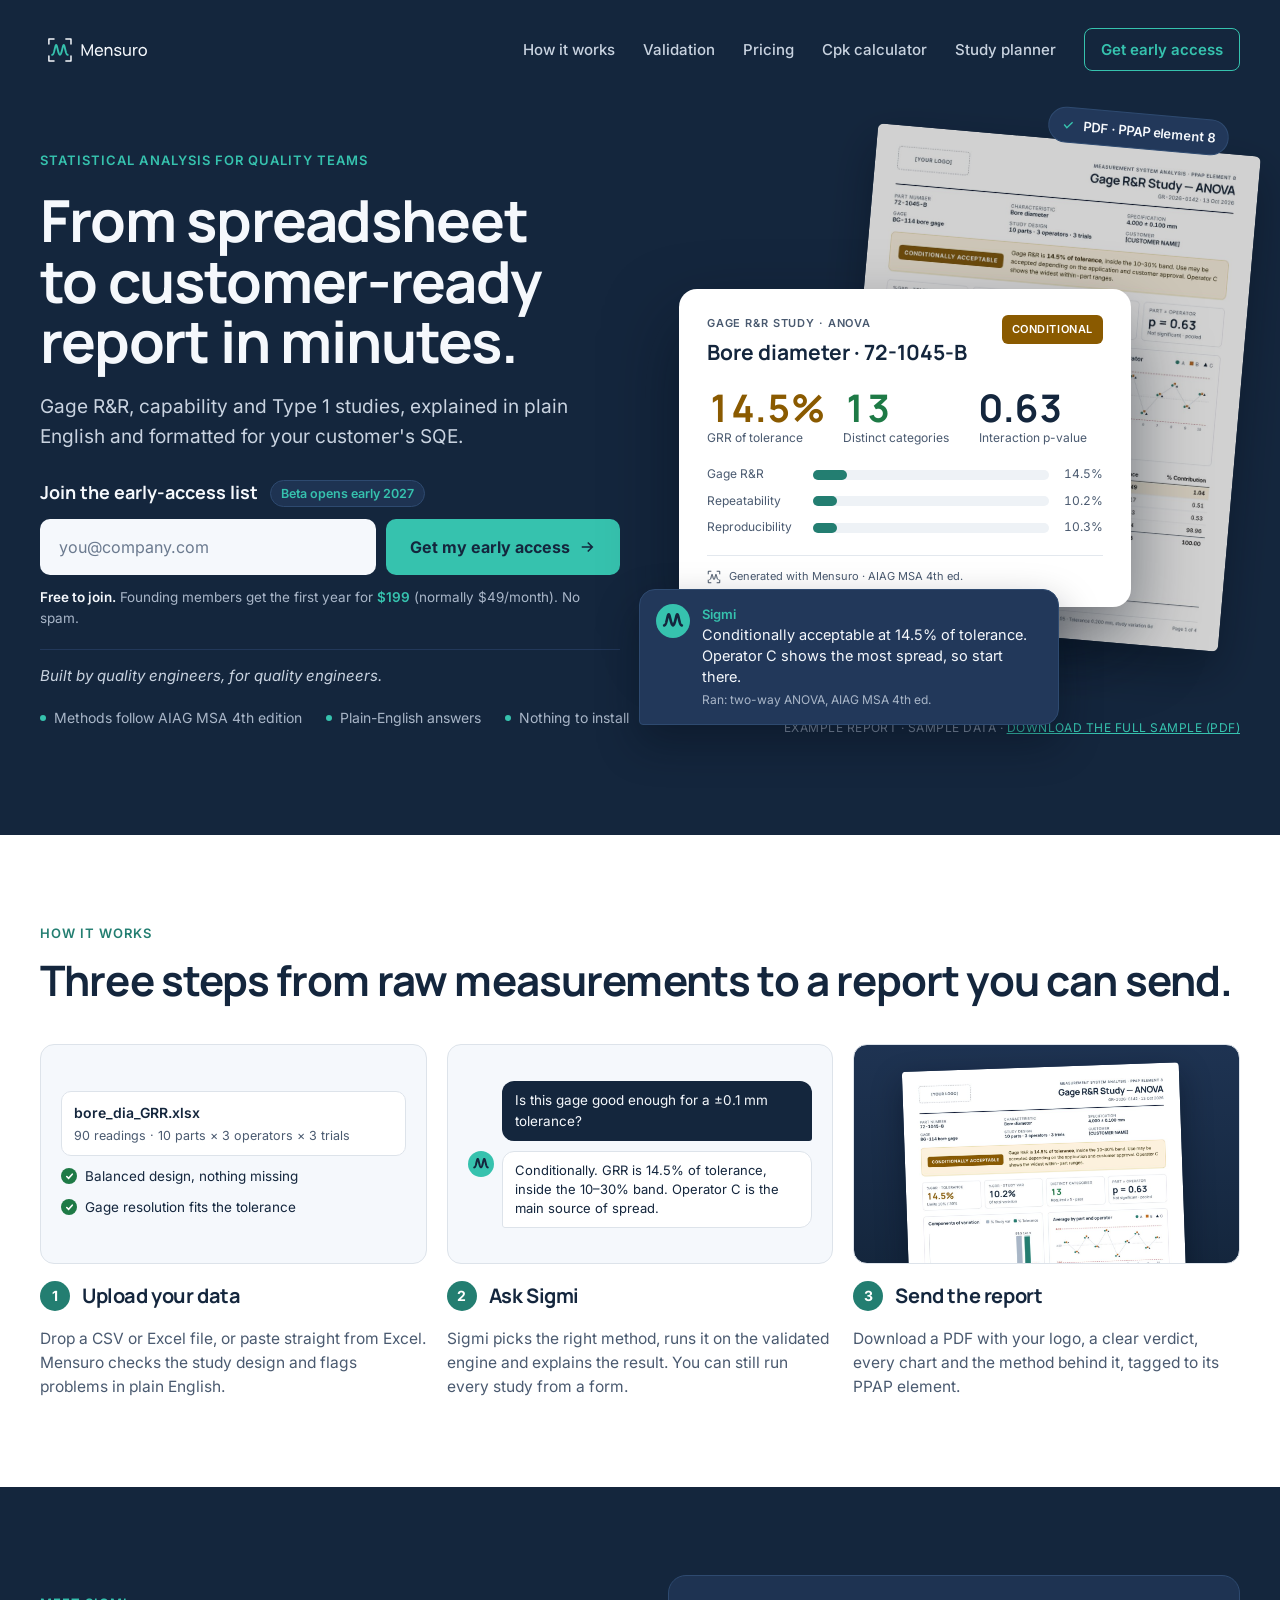
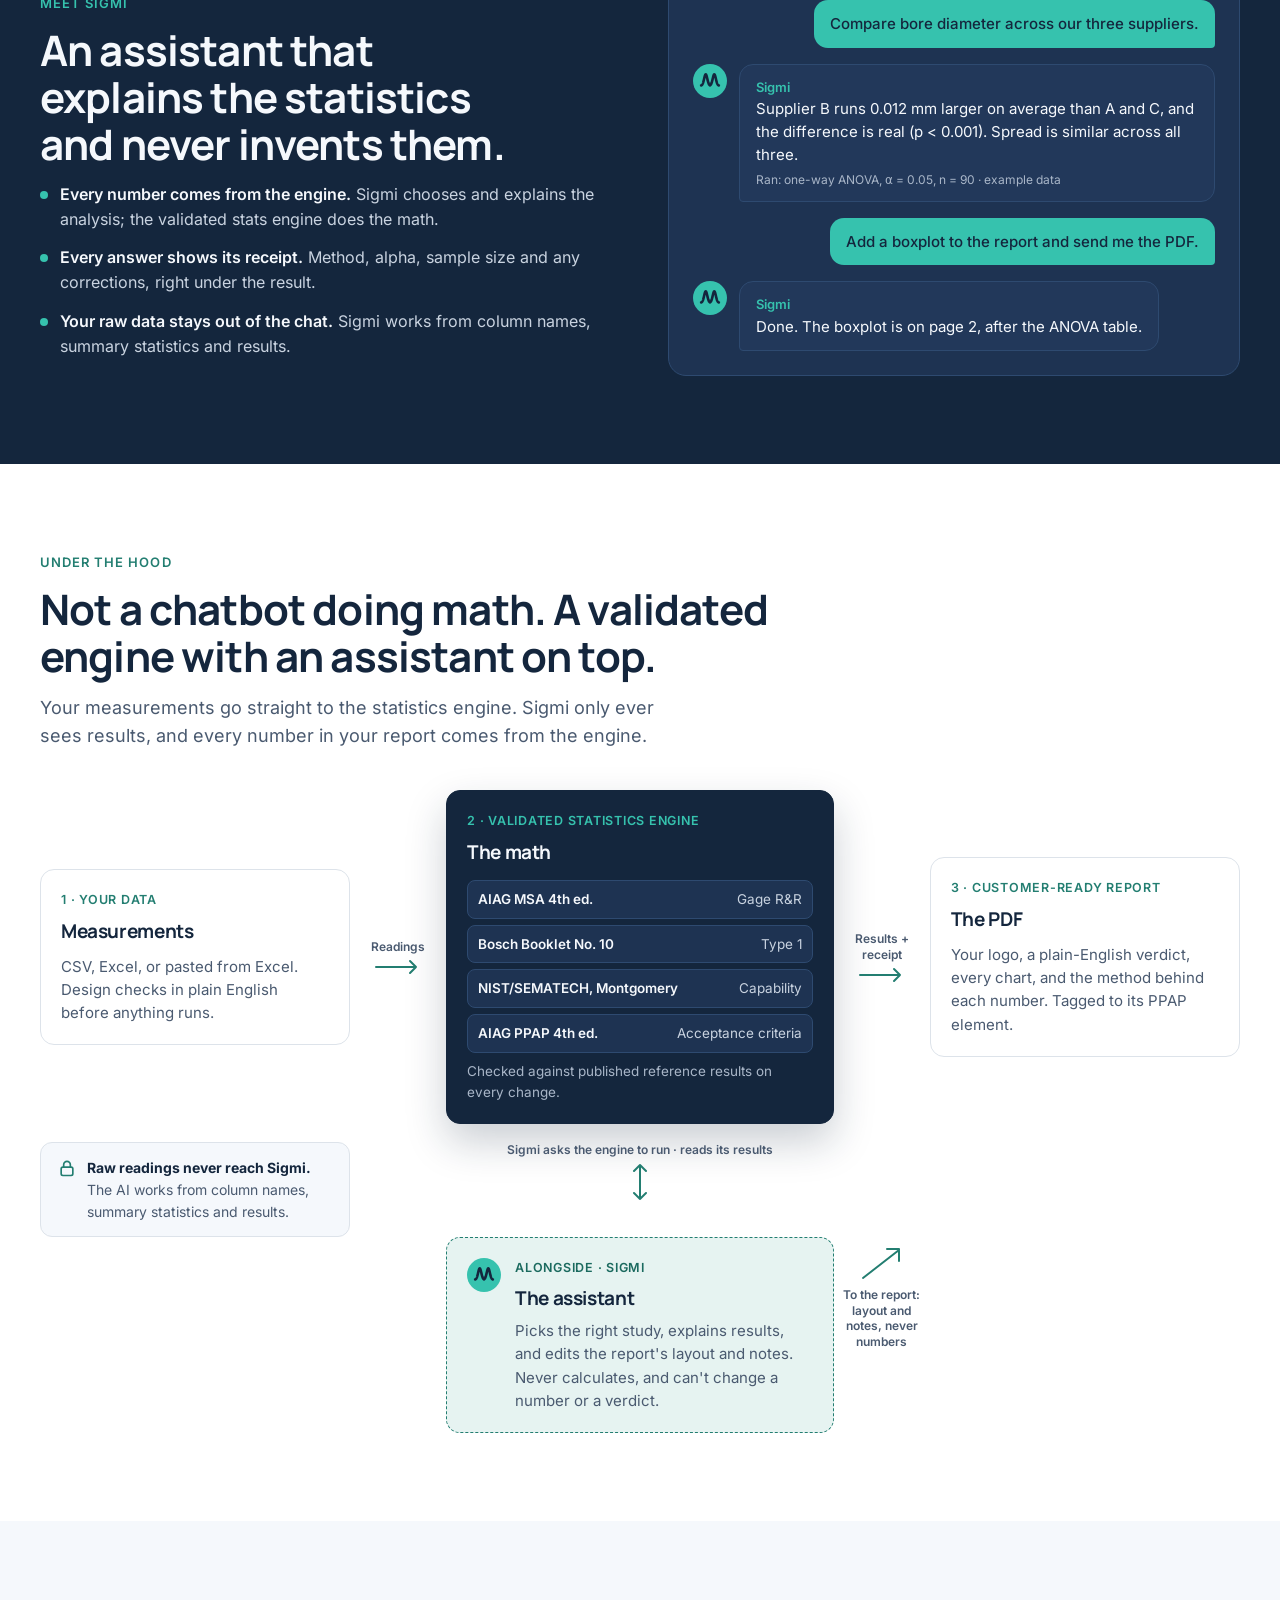
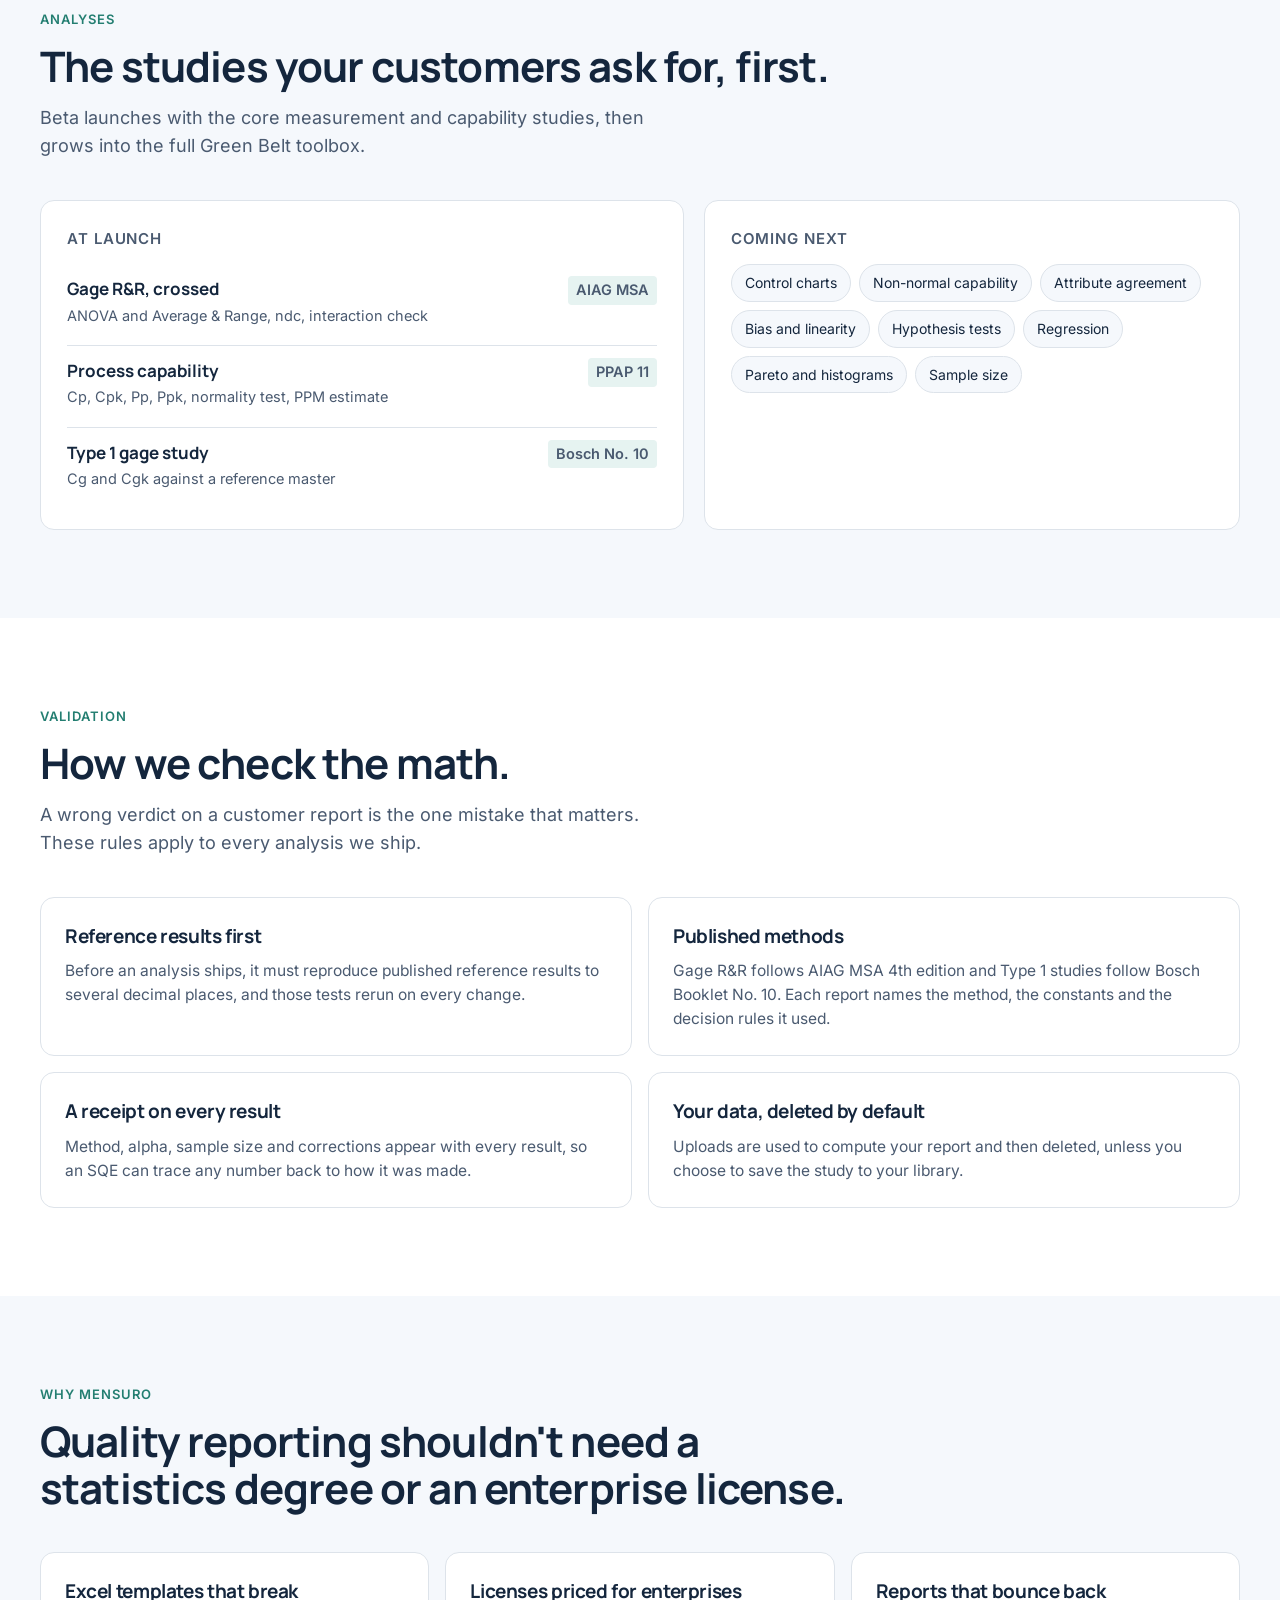
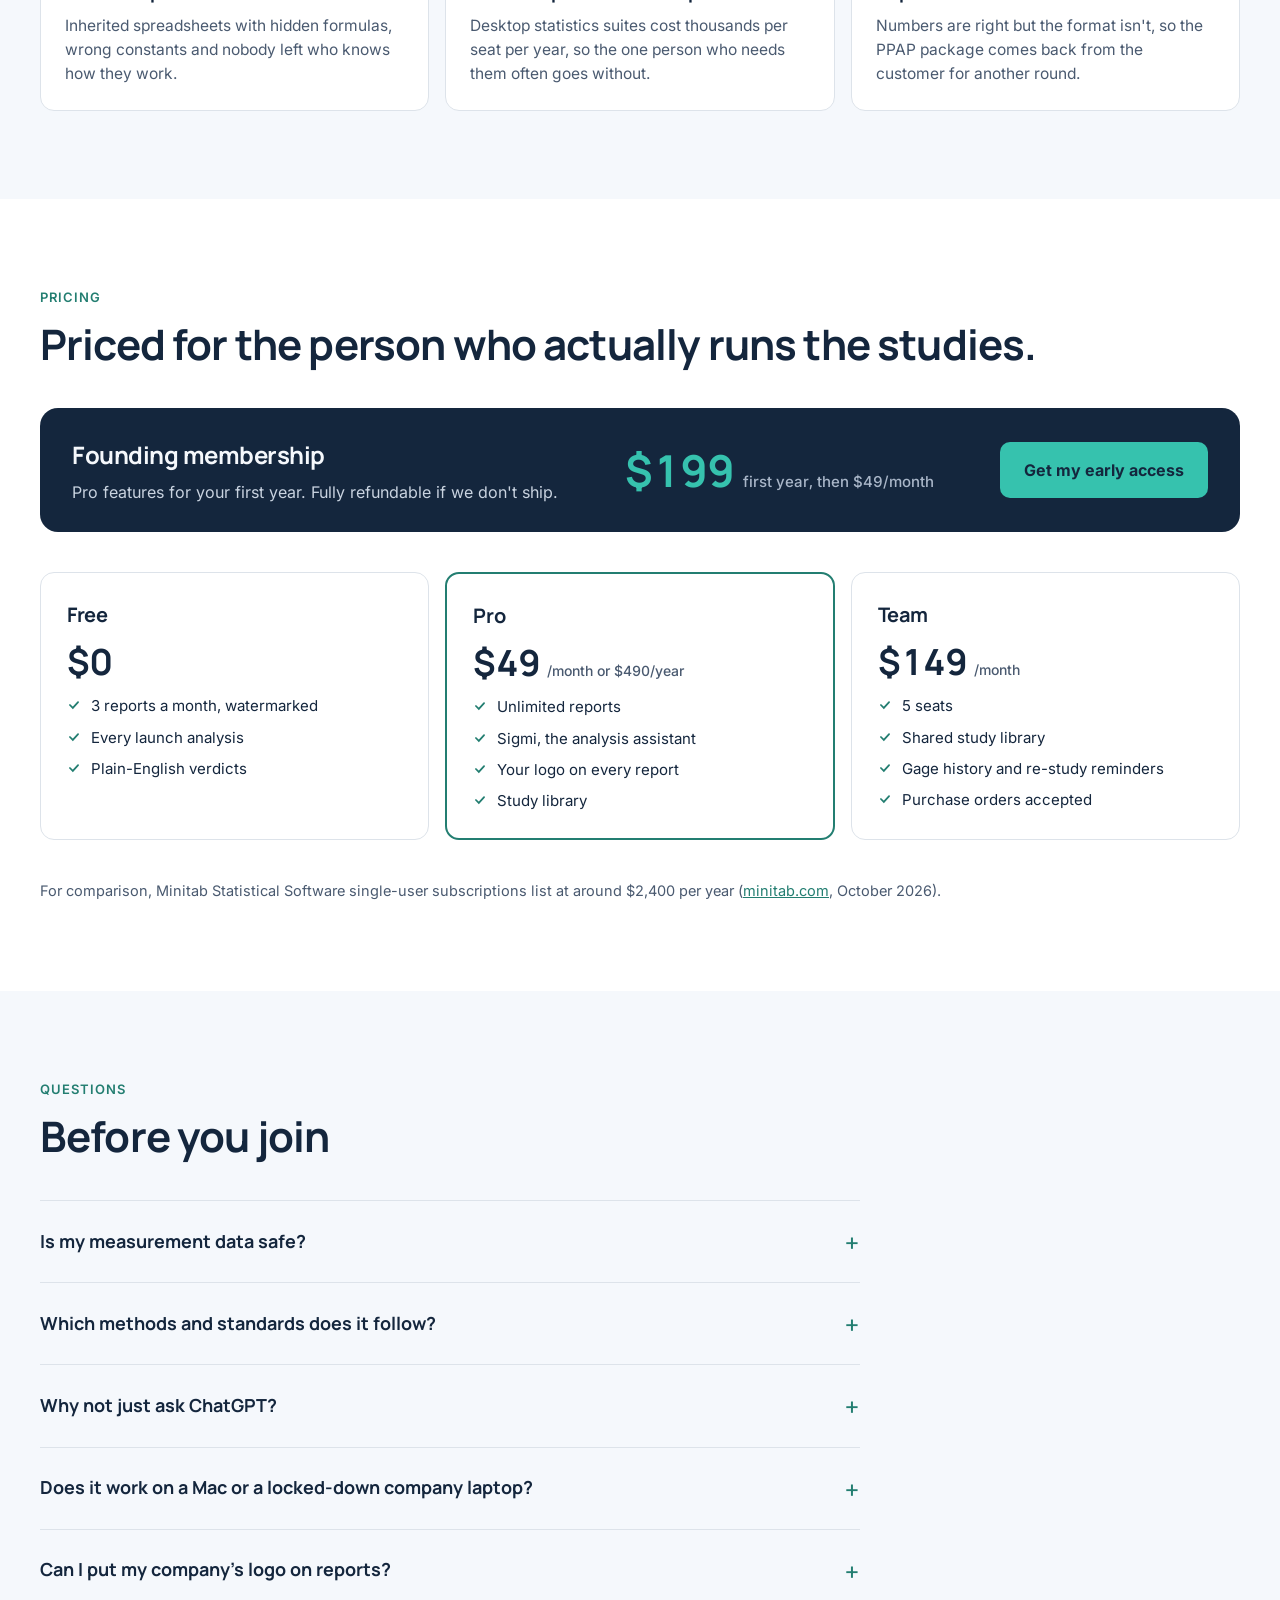
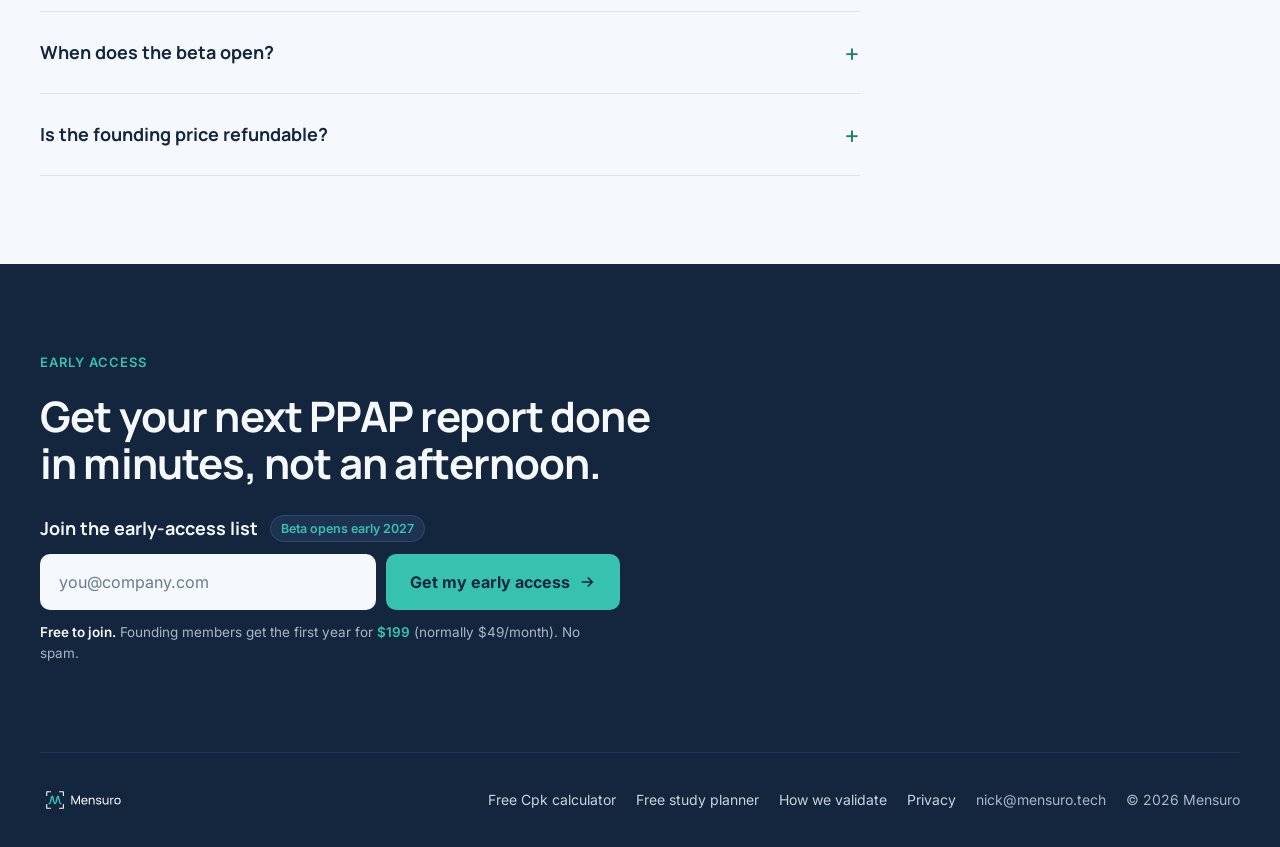
<file: index.html>
<!doctype html>
<html lang="en">
<head>
<meta charset="utf-8">
<meta name="viewport" content="width=device-width, initial-scale=1, viewport-fit=cover">
<title>Mensuro: from spreadsheet to customer-ready report in minutes</title>
<meta name="description" content="Gage R&amp;R, capability and Type 1 studies, explained in plain English and formatted for your customer's SQE. Join the early-access list.">
<link rel="canonical" href="https://mensuro.tech/">
<meta property="og:type" content="website">
<meta property="og:site_name" content="Mensuro">
<meta property="og:title" content="Mensuro: from spreadsheet to customer-ready report in minutes">
<meta property="og:description" content="Statistical analysis for quality teams. Gage R&amp;R, capability and Type 1 studies in plain English. Join the early-access list.">
<meta property="og:url" content="https://mensuro.tech/">
<meta property="og:image" content="https://mensuro.tech/assets/og-image.jpg">
<meta property="og:image:width" content="1200">
<meta property="og:image:height" content="630">
<meta name="twitter:card" content="summary_large_image">
<meta name="theme-color" content="#14263D">
<link rel="icon" href="assets/mensuro-favicon.svg" type="image/svg+xml">
<link rel="icon" href="assets/favicon-32.png" sizes="32x32" type="image/png">
<link rel="apple-touch-icon" href="assets/apple-touch-icon.png">
<link rel="stylesheet" href="assets/fonts.css?v=20261021a">
<link rel="stylesheet" href="assets/site.css?v=20261114a">
<!-- Analytics: cookie-free Cloudflare Web Analytics, loaded by assets/site.js when MENSURO_CONFIG.analyticsToken is set. -->
</head>
<body>

<div class="band band-ink">
  <div class="wrap">
    <header class="nav">
      <a href="#top" aria-label="Mensuro home"><img src="assets/mensuro-lockup-dark-bg.svg" alt="Mensuro" width="423" height="148"></a>
      <nav class="nav-links" aria-label="Main">
        <a href="#how">How it works</a>
        <a href="#validation">Validation</a>
        <a href="#pricing">Pricing</a>
        <a href="cpk-calculator.html">Cpk calculator</a>
        <a href="study-planner.html">Study planner</a>
        <a class="nav-cta" href="#join">Get early access</a>
      </nav>
    </header>

    <main id="top">
      <section class="hero" aria-labelledby="hero-title">
        <div class="hero-copy">
          <div class="eyebrow">Statistical analysis for quality teams</div>
          <h1 id="hero-title">From spreadsheet to customer-ready report in minutes.</h1>
          <p class="sub">Gage R&amp;R, capability and Type 1 studies, explained in plain English and formatted for your customer's SQE.</p>

          <form class="join join-form" id="join" name="early-access" action="thanks.html" method="POST" data-netlify="true" netlify-honeypot="company-website" novalidate>
            <input type="hidden" name="form-name" value="early-access">
            <input type="hidden" name="source" value="hero">
            <input type="hidden" name="ref" value="">
            <p hidden><label>Leave this empty <input name="company-website"></label></p>
            <label class="join-label" for="email-hero">Join the early-access list <span class="when">Beta opens early 2027</span></label>
            <div class="join-row">
              <input id="email-hero" name="email_address" type="email" autocomplete="email" placeholder="you@company.com" required>
              <button class="btn" type="submit">Get my early access
                <svg width="18" height="18" viewBox="0 0 24 24" fill="none" stroke="currentColor" stroke-width="2.2" aria-hidden="true"><path d="M5 12h14M13 6l6 6-6 6"/></svg>
              </button>
            </div>
            <p class="form-error" role="alert" hidden></p>
            <p class="micro"><b>Free to join.</b> Founding members get the first year for <b class="price">$199</b> (normally $49/month). No spam.</p>
          </form>

          <p class="founder">Built by quality engineers, for quality engineers.</p>
          <ul class="trust">
            <li>Methods follow AIAG MSA 4th edition</li>
            <li>Plain-English answers</li>
            <li>Nothing to install</li>
          </ul>
        </div>

        <div class="hero-visual" aria-label="Example Mensuro result with a customer-ready report behind it">
          <div class="sheet-tag">
            <svg width="14" height="14" viewBox="0 0 24 24" fill="none" stroke="#36C2AE" stroke-width="2.4" aria-hidden="true"><path d="M5 12l5 5 9-10"/></svg>PDF · PPAP element 8
          </div>
          <div class="sheet"><img src="assets/report-page.jpg" alt="Example page 1 of a Gage R&amp;R report" width="960" height="1242" loading="eager"></div>

          <div class="card">
            <div class="card-top">
              <div><div class="card-label">Gage R&amp;R study · ANOVA</div><div class="card-title">Bore diameter · 72-1045-B</div></div>
              <span class="pill-cond">CONDITIONAL</span>
            </div>
            <div class="kpis">
              <div><div class="kv" style="color: var(--cond)">14.5%</div><div class="kl">GRR of tolerance</div></div>
              <div><div class="kv" style="color: var(--pass)">13</div><div class="kl">Distinct categories</div></div>
              <div><div class="kv">0.63</div><div class="kl">Interaction p-value</div></div>
            </div>
            <div class="bars">
              <div class="bar"><span>Gage R&amp;R</span><div class="track"><div class="fill" style="width: 14.5%"></div></div><span class="v">14.5%</span></div>
              <div class="bar"><span>Repeatability</span><div class="track"><div class="fill" style="width: 10.2%"></div></div><span class="v">10.2%</span></div>
              <div class="bar"><span>Reproducibility</span><div class="track"><div class="fill" style="width: 10.3%"></div></div><span class="v">10.3%</span></div>
            </div>
            <div class="card-foot"><img src="assets/mensuro-mark-mono-ink.svg" alt="" width="14" height="14">Generated with Mensuro · AIAG MSA 4th ed.</div>
          </div>

          <div class="bubble">
            <img src="assets/sigmi-avatar.svg" alt="" width="34" height="34">
            <div>
              <div class="who">Sigmi</div>
              <div class="said">Conditionally acceptable at 14.5% of tolerance. Operator C shows the most spread, so start there.</div>
              <div class="receipt">Ran: two-way ANOVA, AIAG MSA 4th ed.</div>
            </div>
          </div>
          <div class="example-note">Example report · sample data · <a href="assets/samples/mensuro-sample-gage-rr.pdf" style="color:#36C2AE">Download the full sample (PDF)</a></div>
        </div>
      </section>
    </main>
  </div>
</div>

<div class="band band-white">
  <section class="wrap section" id="how" aria-labelledby="how-title">
    <div class="head">
      <div class="eyebrow">How it works</div>
      <h2 class="h2" id="how-title">Three steps from raw measurements to a report you can send.</h2>
    </div>
    <div class="steps">
      <div class="step">
        <div class="step-visual">
          <div class="file-chip">bore_dia_GRR.xlsx<small>90 readings · 10 parts × 3 operators × 3 trials</small></div>
          <div class="check">Balanced design, nothing missing</div>
          <div class="check">Gage resolution fits the tolerance</div>
        </div>
        <div class="step-head"><span class="step-num">1</span><h3>Upload your data</h3></div>
        <p>Drop a CSV or Excel file, or paste straight from Excel. Mensuro checks the study design and flags problems in plain English.</p>
      </div>
      <div class="step">
        <div class="step-visual">
          <div class="mini-msg">Is this gage good enough for a ±0.1 mm tolerance?</div>
          <div class="mini-reply"><img src="assets/sigmi-avatar.svg" alt="" width="26" height="26"><div>Conditionally. GRR is 14.5% of tolerance, inside the 10–30% band. Operator C is the main source of spread.</div></div>
        </div>
        <div class="step-head"><span class="step-num">2</span><h3>Ask Sigmi</h3></div>
        <p>Sigmi picks the right method, runs it on the validated engine and explains the result. You can still run every study from a form.</p>
      </div>
      <div class="step">
        <div class="step-visual report"><img src="assets/report-page.jpg" alt="" width="960" height="1242" loading="lazy"></div>
        <div class="step-head"><span class="step-num">3</span><h3>Send the report</h3></div>
        <p>Download a PDF with your logo, a clear verdict, every chart and the method behind it, tagged to its PPAP element.</p>
      </div>
    </div>
  </section>
</div>

<div class="band band-ink">
  <section class="wrap section" aria-labelledby="sigmi-title">
    <div class="sigmi">
      <div class="head">
        <div class="eyebrow">Meet Sigmi</div>
        <h2 class="h2" id="sigmi-title">An assistant that explains the statistics and never invents them.</h2>
        <ul class="rules">
          <li><span><b>Every number comes from the engine.</b> Sigmi chooses and explains the analysis; the validated stats engine does the math.</span></li>
          <li><span><b>Every answer shows its receipt.</b> Method, alpha, sample size and any corrections, right under the result.</span></li>
          <li><span><b>Your raw data stays out of the chat.</b> Sigmi works from column names, summary statistics and results.</span></li>
        </ul>
      </div>
      <div class="chat" aria-label="Example conversation with Sigmi">
        <div class="you">Compare bore diameter across our three suppliers.</div>
        <div class="her"><img src="assets/sigmi-avatar.svg" alt="" width="34" height="34">
          <div><div class="who">Sigmi</div>Supplier B runs 0.012 mm larger on average than A and C, and the difference is real (p &lt; 0.001). Spread is similar across all three.<div class="receipt">Ran: one-way ANOVA, α = 0.05, n = 90 · example data</div></div>
        </div>
        <div class="you">Add a boxplot to the report and send me the PDF.</div>
        <div class="her"><img src="assets/sigmi-avatar.svg" alt="" width="34" height="34">
          <div><div class="who">Sigmi</div>Done. The boxplot is on page 2, after the ANOVA table.</div>
        </div>
      </div>
    </div>
  </section>
</div>

<div class="band band-white">
  <section class="wrap section" id="engine" aria-labelledby="engine-title">
    <div class="head">
      <div class="eyebrow">Under the hood</div>
      <h2 class="h2" id="engine-title">Not a chatbot doing math. A validated engine with an assistant on top.</h2>
      <p class="lede">Your measurements go straight to the statistics engine. Sigmi only ever sees results, and every number in your report comes from the engine.</p>
    </div>

    <figure class="flow" aria-labelledby="flow-caption">
      <figcaption id="flow-caption" class="sr">How data moves through Mensuro: your data goes to the validated statistics engine, the engine produces the report, and Sigmi works alongside using results only.</figcaption>
      <div class="flow-row">
        <div class="node">
          <div class="node-k">1 · Your data</div>
          <h3>Measurements</h3>
          <p>CSV, Excel, or pasted from Excel. Design checks in plain English before anything runs.</p>
        </div>
        <div class="link"><span>Readings</span><svg class="arr" viewBox="0 0 48 16" aria-hidden="true"><path d="M2 8h40M36 2l6 6-6 6" fill="none" stroke="currentColor" stroke-width="2" stroke-linecap="round" stroke-linejoin="round"/></svg></div>
        <div class="node node-engine">
          <div class="node-k">2 · Validated statistics engine</div>
          <h3>The math</h3>
          <ul class="stds">
            <li><b>AIAG MSA 4th ed.</b> Gage R&amp;R</li>
            <li><b>Bosch Booklet No. 10</b> Type 1</li>
            <li><b>NIST/SEMATECH, Montgomery</b> Capability</li>
            <li><b>AIAG PPAP 4th ed.</b> Acceptance criteria</li>
          </ul>
          <p class="node-note">Checked against published reference results on every change.</p>
        </div>
        <div class="link"><span>Results + receipt</span><svg class="arr" viewBox="0 0 48 16" aria-hidden="true"><path d="M2 8h40M36 2l6 6-6 6" fill="none" stroke="currentColor" stroke-width="2" stroke-linecap="round" stroke-linejoin="round"/></svg></div>
        <div class="node">
          <div class="node-k">3 · Customer-ready report</div>
          <h3>The PDF</h3>
          <p>Your logo, a plain-English verdict, every chart, and the method behind each number. Tagged to its PPAP element.</p>
        </div>
      </div>

      <div class="flow-sigmi">
        <div class="wall"><svg viewBox="0 0 24 24" aria-hidden="true"><rect x="5" y="11" width="14" height="10" rx="2" fill="none" stroke="currentColor" stroke-width="2"/><path d="M8 11V8a4 4 0 0 1 8 0v3" fill="none" stroke="currentColor" stroke-width="2"/></svg><span><b>Raw readings never reach Sigmi.</b> The AI works from column names, summary statistics and results.</span></div>
        <div class="link link-v"><span>Sigmi asks the engine to run · reads its results</span><svg class="arr arr-v" viewBox="0 0 16 40" aria-hidden="true"><path d="M8 3v34M2 9l6-6 6 6M2 31l6 6 6-6" fill="none" stroke="currentColor" stroke-width="2" stroke-linecap="round" stroke-linejoin="round"/></svg></div>
        <div class="node node-sigmi">
          <img src="assets/sigmi-avatar.svg" alt="" width="34" height="34">
          <div>
            <div class="node-k">Alongside · Sigmi</div>
            <h3>The assistant</h3>
            <p>Picks the right study, explains results, and edits the report's layout and notes. Never calculates, and can't change a number or a verdict.</p>
          </div>
        </div>
        <div class="link link-diag"><svg class="arr arr-d" viewBox="0 0 48 40" aria-hidden="true"><path d="M5 35 41 7M29 6h12v12" fill="none" stroke="currentColor" stroke-width="2" stroke-linecap="round" stroke-linejoin="round"/></svg><span>To the report: layout and notes, never numbers</span></div>
      </div>
    </figure>
  </section>
</div>

<div class="band band-paper">
  <section class="wrap section" aria-labelledby="analyses-title">
    <div class="head">
      <div class="eyebrow">Analyses</div>
      <h2 class="h2" id="analyses-title">The studies your customers ask for, first.</h2>
      <p class="lede">Beta launches with the core measurement and capability studies, then grows into the full Green Belt toolbox.</p>
    </div>
    <div class="analyses">
      <div class="panel">
        <h3>At launch</h3>
        <div class="row"><div class="row-text"><strong>Gage R&amp;R, crossed</strong><span>ANOVA and Average &amp; Range, ndc, interaction check</span></div><span class="tag">AIAG MSA</span></div>
        <div class="row"><div class="row-text"><strong>Process capability</strong><span>Cp, Cpk, Pp, Ppk, normality test, PPM estimate</span></div><span class="tag">PPAP 11</span></div>
        <div class="row"><div class="row-text"><strong>Type 1 gage study</strong><span>Cg and Cgk against a reference master</span></div><span class="tag">Bosch No. 10</span></div>
      </div>
      <div class="panel">
        <h3>Coming next</h3>
        <ul class="soon">
          <li>Control charts</li><li>Non-normal capability</li><li>Attribute agreement</li><li>Bias and linearity</li>
          <li>Hypothesis tests</li><li>Regression</li><li>Pareto and histograms</li><li>Sample size</li>
        </ul>
      </div>
    </div>
  </section>
</div>

<div class="band band-white">
  <section class="wrap section" id="validation" aria-labelledby="validation-title">
    <div class="head">
      <div class="eyebrow">Validation</div>
      <h2 class="h2" id="validation-title">How we check the math.</h2>
      <p class="lede">A wrong verdict on a customer report is the one mistake that matters. These rules apply to every analysis we ship.</p>
    </div>
    <div class="checks">
      <div class="vcard"><h3>Reference results first</h3><p>Before an analysis ships, it must reproduce published reference results to several decimal places, and those tests rerun on every change.</p></div>
      <div class="vcard"><h3>Published methods</h3><p>Gage R&amp;R follows AIAG MSA 4th edition and Type 1 studies follow Bosch Booklet No. 10. Each report names the method, the constants and the decision rules it used.</p></div>
      <div class="vcard"><h3>A receipt on every result</h3><p>Method, alpha, sample size and corrections appear with every result, so an SQE can trace any number back to how it was made.</p></div>
      <div class="vcard"><h3>Your data, deleted by default</h3><p>Uploads are used to compute your report and then deleted, unless you choose to save the study to your library.</p></div>
    </div>
  </section>
</div>

<div class="band band-paper">
  <section class="wrap section" aria-labelledby="problem-title">
    <div class="head">
      <div class="eyebrow">Why Mensuro</div>
      <h2 class="h2" id="problem-title">Quality reporting shouldn't need a statistics degree or an enterprise license.</h2>
    </div>
    <div class="problems">
      <div class="problem"><h3>Excel templates that break</h3><p>Inherited spreadsheets with hidden formulas, wrong constants and nobody left who knows how they work.</p></div>
      <div class="problem"><h3>Licenses priced for enterprises</h3><p>Desktop statistics suites cost thousands per seat per year, so the one person who needs them often goes without.</p></div>
      <div class="problem"><h3>Reports that bounce back</h3><p>Numbers are right but the format isn't, so the PPAP package comes back from the customer for another round.</p></div>
    </div>
  </section>
</div>

<div class="band band-white">
  <section class="wrap section" id="pricing" aria-labelledby="pricing-title">
    <div class="head">
      <div class="eyebrow">Pricing</div>
      <h2 class="h2" id="pricing-title">Priced for the person who actually runs the studies.</h2>
    </div>
    <div class="founding">
      <div>
        <h3>Founding membership</h3>
        <p>Pro features for your first year. Fully refundable if we don't ship.</p>
      </div>
      <div class="amount">$199 <small>first year, then $49/month</small></div>
      <a class="btn" href="#join">Get my early access</a>
    </div>
    <div class="plans">
      <div class="plan">
        <h3>Free</h3>
        <div class="price">$0</div>
        <ul><li>3 reports a month, watermarked</li><li>Every launch analysis</li><li>Plain-English verdicts</li></ul>
      </div>
      <div class="plan featured">
        <h3>Pro</h3>
        <div class="price">$49 <small>/month or $490/year</small></div>
        <ul><li>Unlimited reports</li><li>Sigmi, the analysis assistant</li><li>Your logo on every report</li><li>Study library</li></ul>
      </div>
      <div class="plan">
        <h3>Team</h3>
        <div class="price">$149 <small>/month</small></div>
        <ul><li>5 seats</li><li>Shared study library</li><li>Gage history and re-study reminders</li><li>Purchase orders accepted</li></ul>
      </div>
    </div>
    <p class="compare">For comparison, Minitab Statistical Software single-user subscriptions list at around $2,400 per year (<a href="https://www.minitab.com/try-buy/" target="_blank" rel="noopener">minitab.com</a>, October 2026).</p>
  </section>
</div>

<div class="band band-paper">
  <section class="wrap section" aria-labelledby="faq-title">
    <div class="head">
      <div class="eyebrow">Questions</div>
      <h2 class="h2" id="faq-title">Before you join</h2>
    </div>
    <div class="faq">
      <details><summary>Is my measurement data safe?</summary><p>Uploads are used only to compute your report and are deleted afterward unless you save the study. Sigmi sees column names, summary statistics and results, not your raw measurements. We never sell your data, and we share it only with the services that run Mensuro, listed on our <a href="privacy.html">privacy page</a>.</p></details>
      <details><summary>Which methods and standards does it follow?</summary><p>Gage R&amp;R follows AIAG MSA 4th edition with both the ANOVA and Average &amp; Range methods. Type 1 studies use the Cg and Cgk method of Bosch Booklet No. 10. Capability uses the standard Cp, Cpk, Pp and Ppk definitions with a normality check. Each one is checked against the published worked examples; see <a href="validation.html">how we validate</a>.</p></details>
      <details><summary>Why not just ask ChatGPT?</summary><p>A chatbot writes likely-sounding text. It can get the arithmetic wrong without telling you, and the same data can give a different answer next time, which is a risk you can't put on a customer report. In Mensuro every number comes from a statistics engine that reproduces the published AIAG, Bosch and NIST examples, and every result shows how it was made. Sigmi, the built-in assistant, explains the results; it never calculates them.</p></details>
      <details><summary>Does it work on a Mac or a locked-down company laptop?</summary><p>Yes. Mensuro runs in any modern browser, so there is nothing to install and nothing for IT to approve on your machine.</p></details>
      <details><summary>Can I put my company's logo on reports?</summary><p>Yes, on Pro, Team and founding memberships. The customer-facing report leads with your brand; Mensuro appears only in a small footer line.</p></details>
      <details><summary>When does the beta open?</summary><p>Early 2027. Everyone on the early-access list hears first, in the order they joined.</p></details>
      <details><summary>Is the founding price refundable?</summary><p>Yes. If we don't ship, you get a full refund. Joining the early-access list itself is free.</p></details>
    </div>
  </section>
</div>

<div class="band band-ink">
  <div class="wrap">
    <section class="final" aria-labelledby="final-title">
      <div class="eyebrow">Early access</div>
      <h2 class="h2" id="final-title">Get your next PPAP report done in minutes, not an afternoon.</h2>
      <form class="join join-form" name="early-access" action="thanks.html" method="POST" data-netlify="true" netlify-honeypot="company-website" novalidate>
        <input type="hidden" name="form-name" value="early-access">
        <input type="hidden" name="source" value="final">
        <input type="hidden" name="ref" value="">
        <p hidden><label>Leave this empty <input name="company-website"></label></p>
        <label class="join-label" for="email-final">Join the early-access list <span class="when">Beta opens early 2027</span></label>
        <div class="join-row">
          <input id="email-final" name="email_address" type="email" autocomplete="email" placeholder="you@company.com" required>
          <button class="btn" type="submit">Get my early access
            <svg width="18" height="18" viewBox="0 0 24 24" fill="none" stroke="currentColor" stroke-width="2.2" aria-hidden="true"><path d="M5 12h14M13 6l6 6-6 6"/></svg>
          </button>
        </div>
        <p class="form-error" role="alert" hidden></p>
        <p class="micro"><b>Free to join.</b> Founding members get the first year for <b class="price">$199</b> (normally $49/month). No spam.</p>
      </form>
    </section>
    <footer class="footer">
      <img src="assets/mensuro-lockup-dark-bg.svg" alt="Mensuro" width="423" height="148">
      <nav aria-label="Footer">
        <a href="cpk-calculator.html">Free Cpk calculator</a>
        <a href="study-planner.html">Free study planner</a>
        <a href="validation.html">How we validate</a>
        <a href="privacy.html">Privacy</a>
        <span>nick@mensuro.tech</span>
        <span>© 2026 Mensuro</span>
      </nav>
    </footer>
  </div>
</div>

<script src="assets/site.js?v=20261028a"></script>
</body>
</html>
</file>
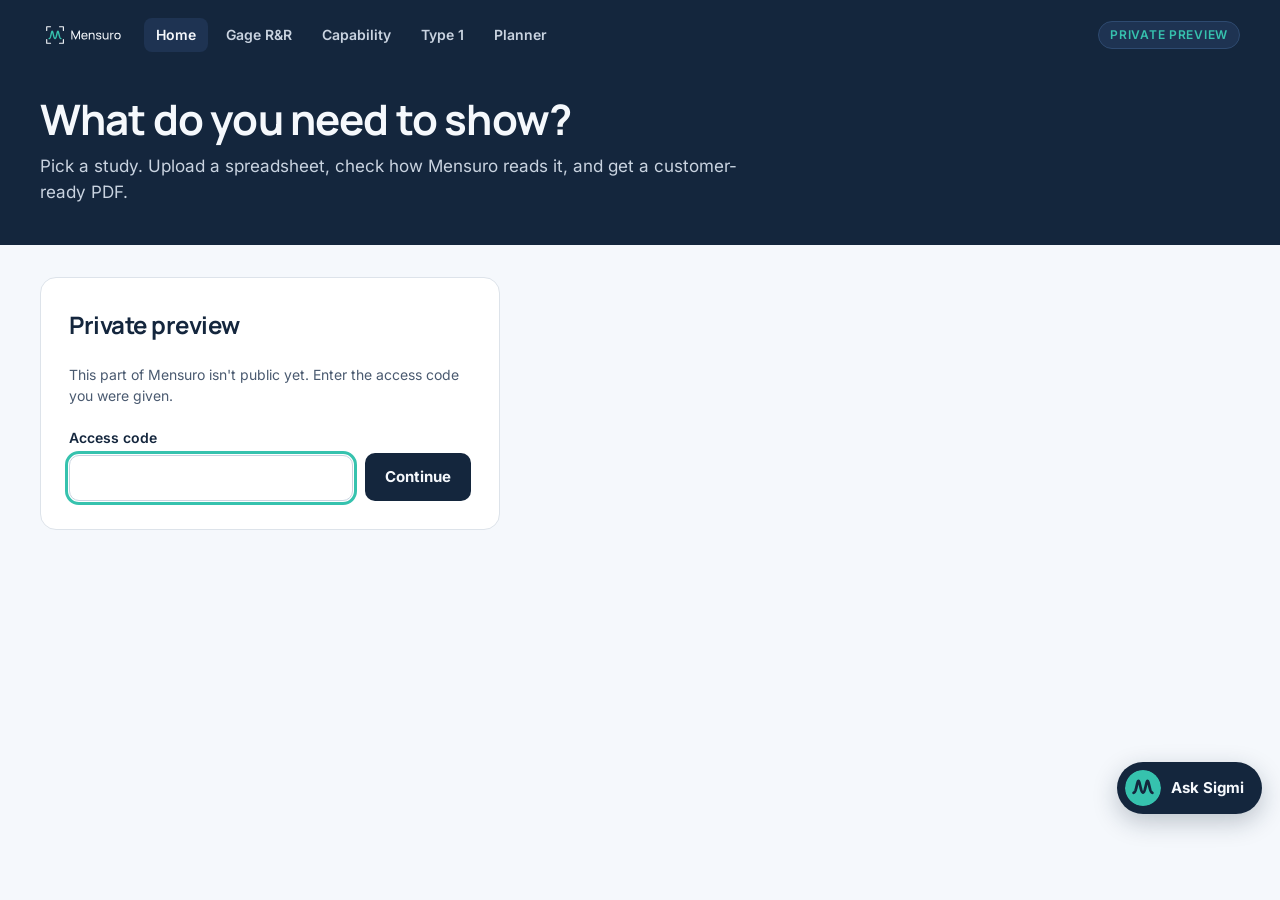
<file: app/index.html>
<!doctype html>
<html lang="en">
<head>
<meta charset="utf-8">
<meta name="viewport" content="width=device-width, initial-scale=1, viewport-fit=cover">
<meta name="robots" content="noindex, nofollow">
<title>Run a study · Mensuro preview</title>
<meta name="theme-color" content="#14263D">
<link rel="icon" href="../assets/mensuro-favicon.svg" type="image/svg+xml">
<link rel="icon" href="../assets/favicon-32.png" sizes="32x32" type="image/png">
<link rel="stylesheet" href="../assets/fonts.css?v=20261027a">
<link rel="stylesheet" href="app.css?v=20261113a">
</head>
<body data-tool="home">

<div class="band band-ink">
  <div class="wrap">
    <header class="app-top">
      <div class="row" style="gap:18px">
        <a class="brand" href="../index.html" aria-label="Mensuro home"><img src="../assets/mensuro-lockup-dark-bg.svg" alt="Mensuro" width="423" height="148"></a>
        <nav class="app-nav" aria-label="Studies"><a href="./" aria-current="page">Home</a><a href="gage-rr.html">Gage R&amp;R</a><a href="capability.html">Capability</a><a href="type1.html">Type 1</a><a href="../study-planner.html">Planner</a></nav>
      </div>
      <div class="right">
        <span class="badge">Private preview</span>
        <button type="button" class="linklike" id="forget" hidden>Sign out</button>
      </div>
    </header>
    <div class="hub-hero">
      <h1>What do you need to show?</h1>
      <p>Pick a study. Upload a spreadsheet, check how Mensuro reads it, and get a customer-ready PDF.</p>
    </div>
  </div>
</div>

<main class="band band-paper">
  <div class="wrap app-main">

    <section class="panel gate" id="gate" aria-labelledby="gate-title" hidden>
      <h2 id="gate-title">Private preview</h2>
      <p class="hint">This part of Mensuro isn't public yet. Enter the access code you were given.</p>
      <form id="gate-form" class="row" novalidate>
        <div class="field" style="flex: 1 1 220px">
          <label for="code">Access code</label>
          <input id="code" name="code" type="password" autocomplete="current-password" required>
        </div>
        <button class="btn btn-dark" type="submit" style="align-self: flex-end">Continue</button>
      </form>
      <p class="error-box" id="gate-error" role="alert" hidden></p>
    </section>

    <div class="hub" id="hub" hidden>
      <a class="hub-card" href="gage-rr.html">
        <span class="hub-icon" aria-hidden="true"><svg viewBox="0 0 24 24" fill="none" stroke="currentColor" stroke-width="1.7" stroke-linecap="round" stroke-linejoin="round"><path d="M3 21V9"/><path d="M8 21V5"/><path d="M13 21v-7"/><path d="M18 21V3"/><path d="M2 21h20"/></svg></span>
        <span class="hub-k">Gage R&amp;R</span>
        <b>Is my measurement system good enough?</b>
        <span class="hub-d">Parts × operators × trials. %GRR, ndc and the AIAG verdict. Recheck a reused study at another part's tolerance.</span>
        <span class="hub-go">Start a Gage R&amp;R →</span>
      </a>
      <a class="hub-card" href="capability.html">
        <span class="hub-icon" aria-hidden="true"><svg viewBox="0 0 24 24" fill="none" stroke="currentColor" stroke-width="1.7" stroke-linecap="round" stroke-linejoin="round"><path d="M4 4v16"/><path d="M20 4v16"/><path d="M6 19c2.5 0 3-12 6-12s3.5 12 6 12"/></svg></span>
        <span class="hub-k">Capability</span>
        <b>Is my process capable?</b>
        <span class="hub-d">Cp, Cpk, Pp and Ppk with the PPAP verdict, stability chart and normality check. Per cavity for multi-cavity tools.</span>
        <span class="hub-go">Start a capability study →</span>
      </a>
      <a class="hub-card" href="type1.html">
        <span class="hub-icon" aria-hidden="true"><svg viewBox="0 0 24 24" fill="none" stroke="currentColor" stroke-width="1.7" stroke-linecap="round" stroke-linejoin="round"><circle cx="12" cy="12" r="8"/><circle cx="12" cy="12" r="3"/><path d="M12 2v3M12 19v3M2 12h3M19 12h3"/></svg></span>
        <span class="hub-k">Type 1 gage study</span>
        <b>Does my gage read a reference part correctly?</b>
        <span class="hub-d">Repeated readings of one calibrated part. Cg, Cgk, bias and resolution, per Bosch Booklet No. 10.</span>
        <span class="hub-go">Start a Type 1 study →</span>
      </a>
      <a class="hub-card plan" href="../study-planner.html">
        <span class="hub-icon" aria-hidden="true"><svg viewBox="0 0 24 24" fill="none" stroke="currentColor" stroke-width="1.7" stroke-linecap="round" stroke-linejoin="round"><rect x="4" y="3" width="16" height="18" rx="2"/><path d="M8 8h8M8 12h8M8 16h5"/></svg></span>
        <span class="hub-k">Study planner</span>
        <b>Help me design a study.</b>
        <span class="hub-d">Requirements and sample sizes for each study, with the source for every number. Nothing to upload.</span>
        <span class="hub-go">Plan a study →</span>
      </a>
    </div>

    <div class="hub-foot" id="hub-foot" hidden>
      <p class="privacy-note">
        <svg width="16" height="16" viewBox="0 0 24 24" fill="none" stroke="currentColor" stroke-width="2" stroke-linecap="round" stroke-linejoin="round" aria-hidden="true"><rect x="4" y="10" width="16" height="11" rx="2"/><path d="M8 10V7a4 4 0 0 1 8 0v3"/></svg>
        <span>Files are analysed in memory and discarded as soon as the answer comes back. Nothing is saved. Every study has sample data if you want to try it first.</span>
      </p>
      <p class="hint">Every calculation is checked against published reference examples. <a href="../validation.html">How we validate</a></p>
    </div>

    <!-- Netlify detects this form at deploy time; sigmi.js posts to it. Only the typed question is sent. -->
    <form name="sigmi-questions" data-netlify="true" netlify-honeypot="company-website" hidden>
      <input type="hidden" name="form-name" value="sigmi-questions">
      <input name="question"><input name="page"><input name="company-website">
    </form>

  </div>
</main>

<script src="app-config.js?v=20261029a"></script>
<script src="hub.js?v=20261101a"></script>
<script src="sigmi.js?v=20261114a"></script>
</body>
</html>
</file>
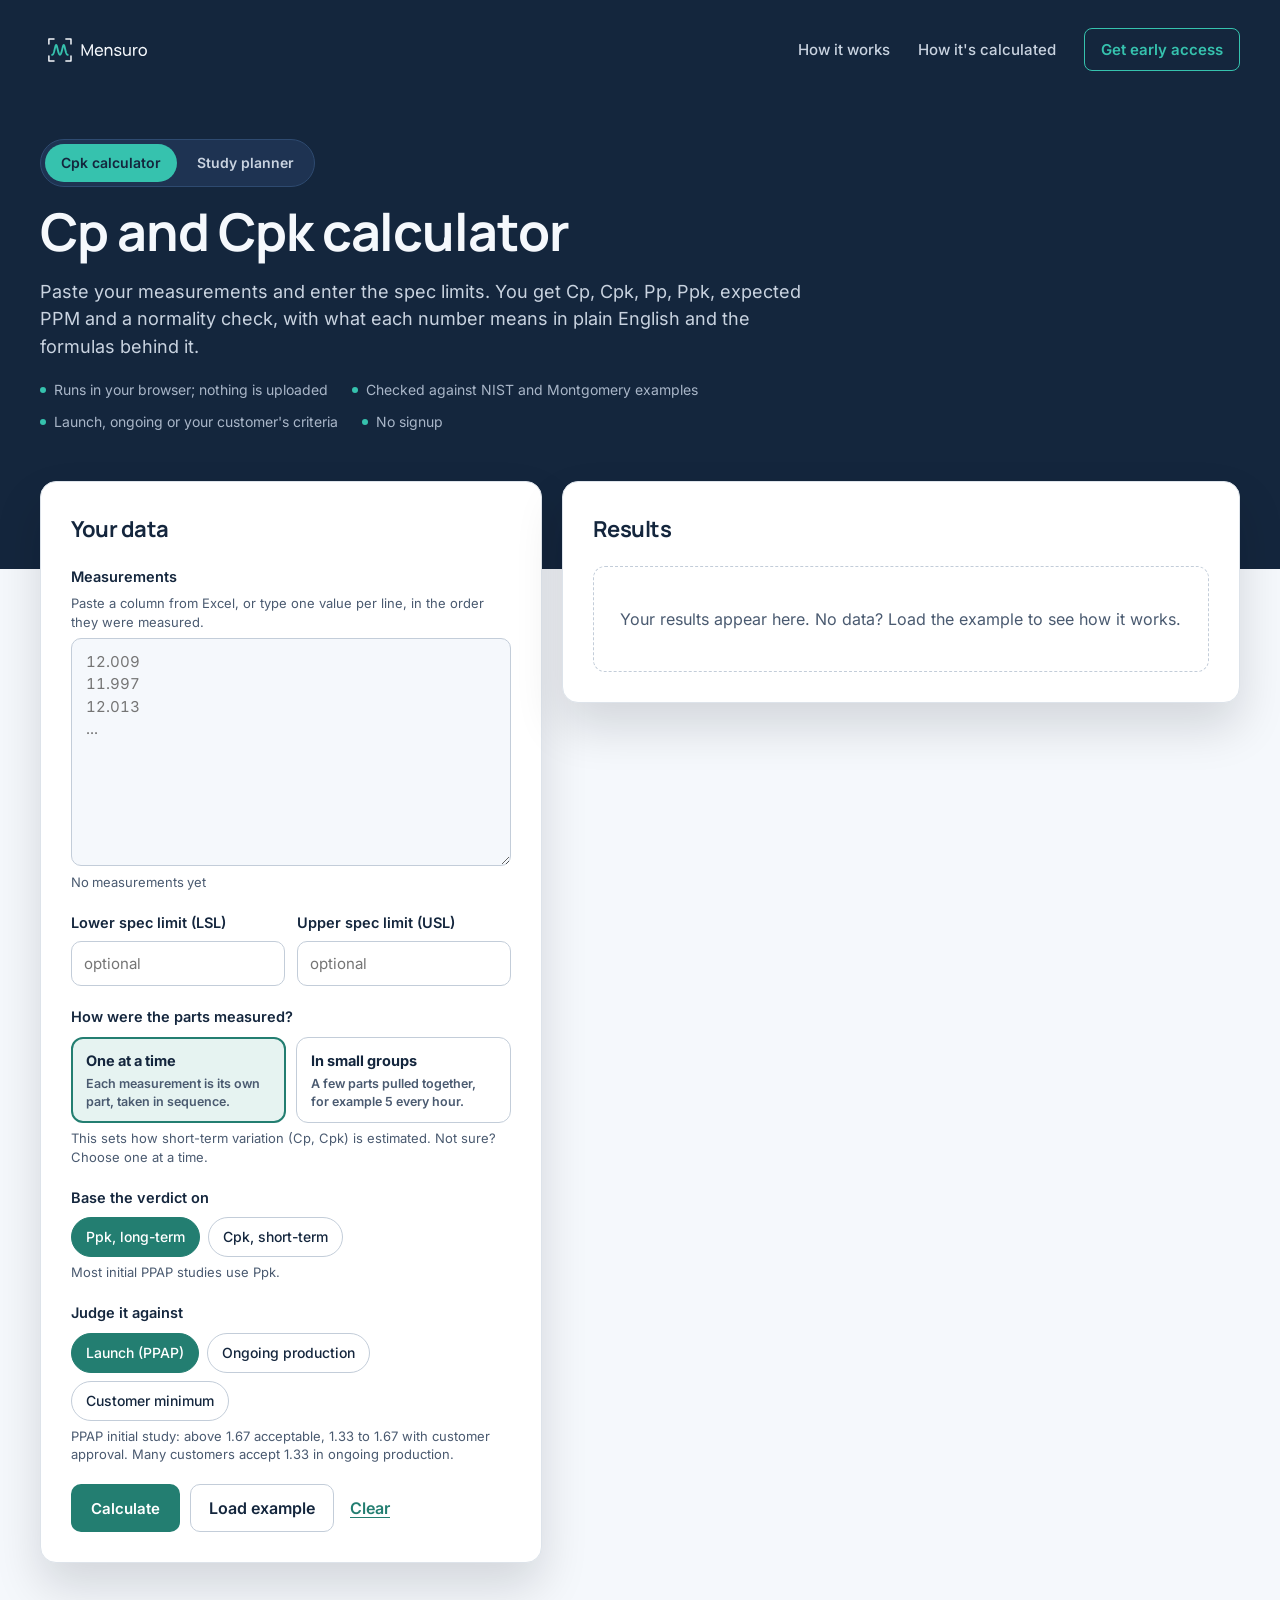
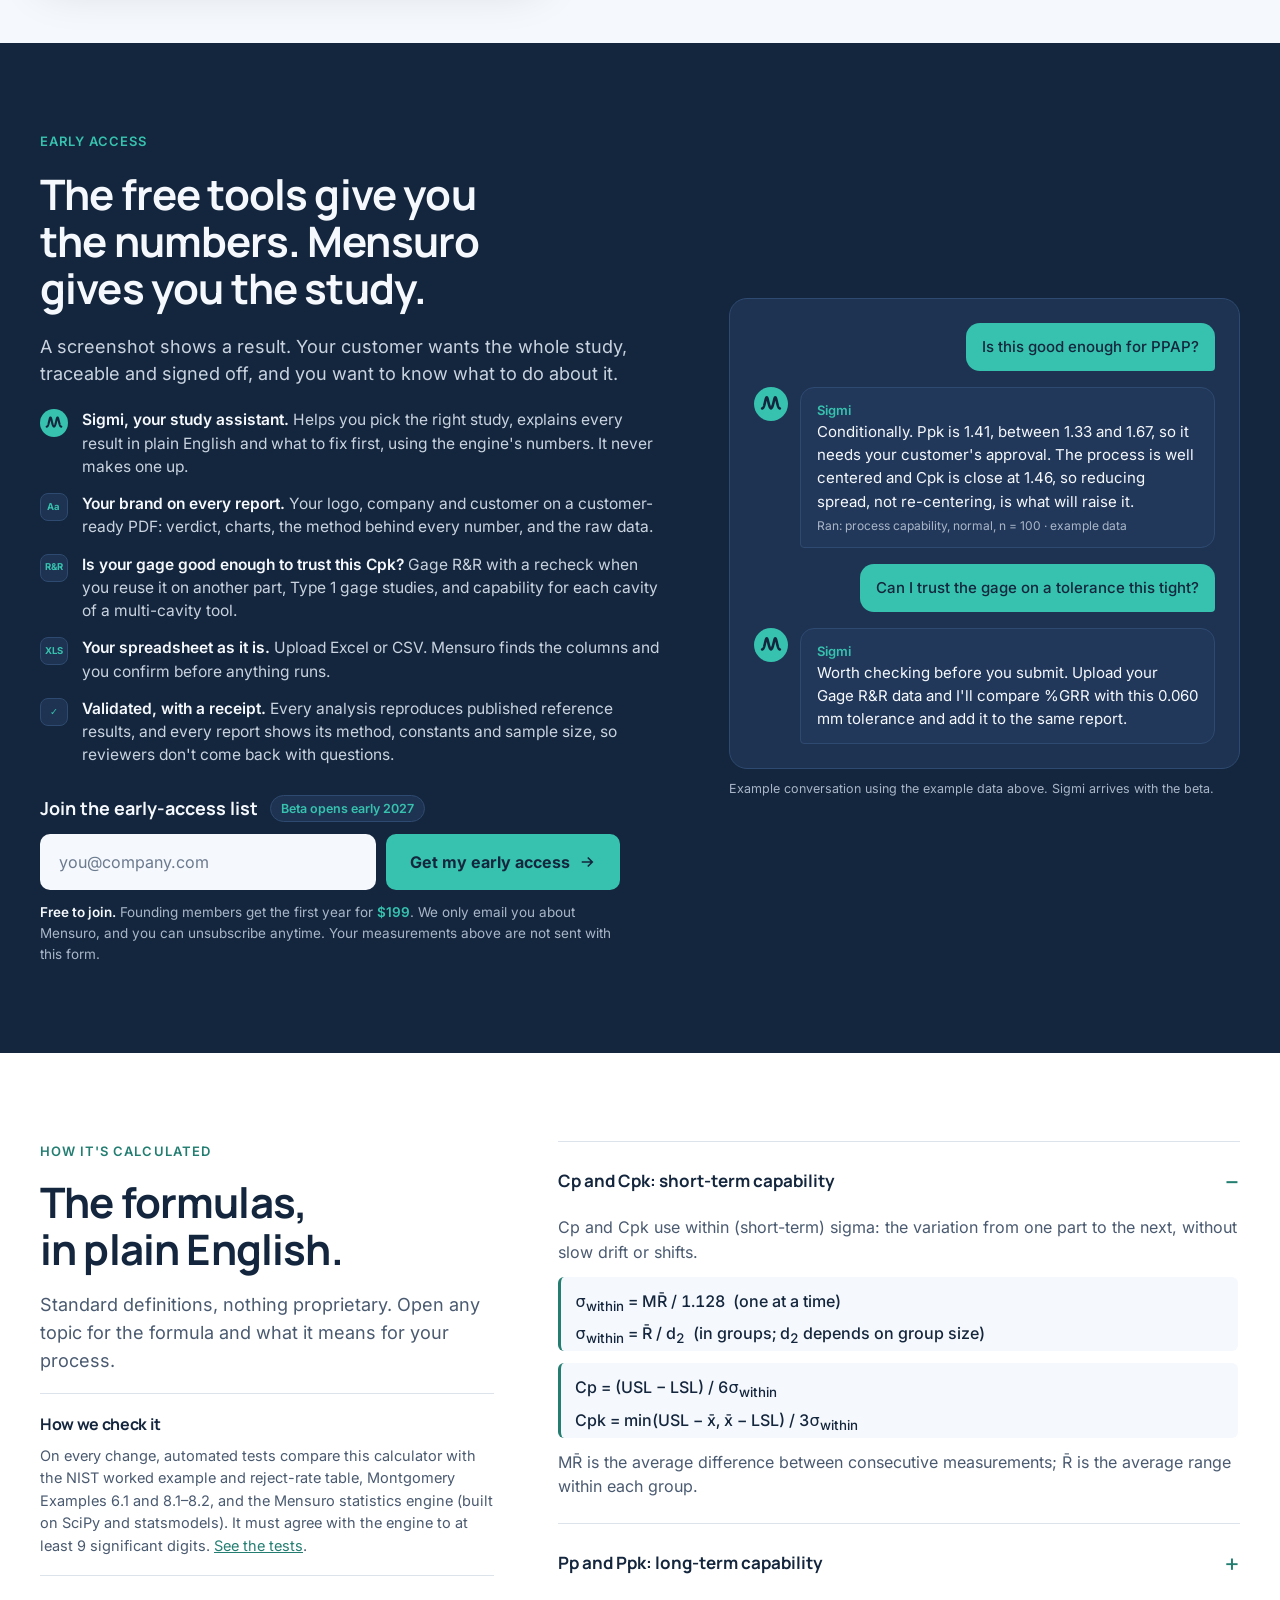
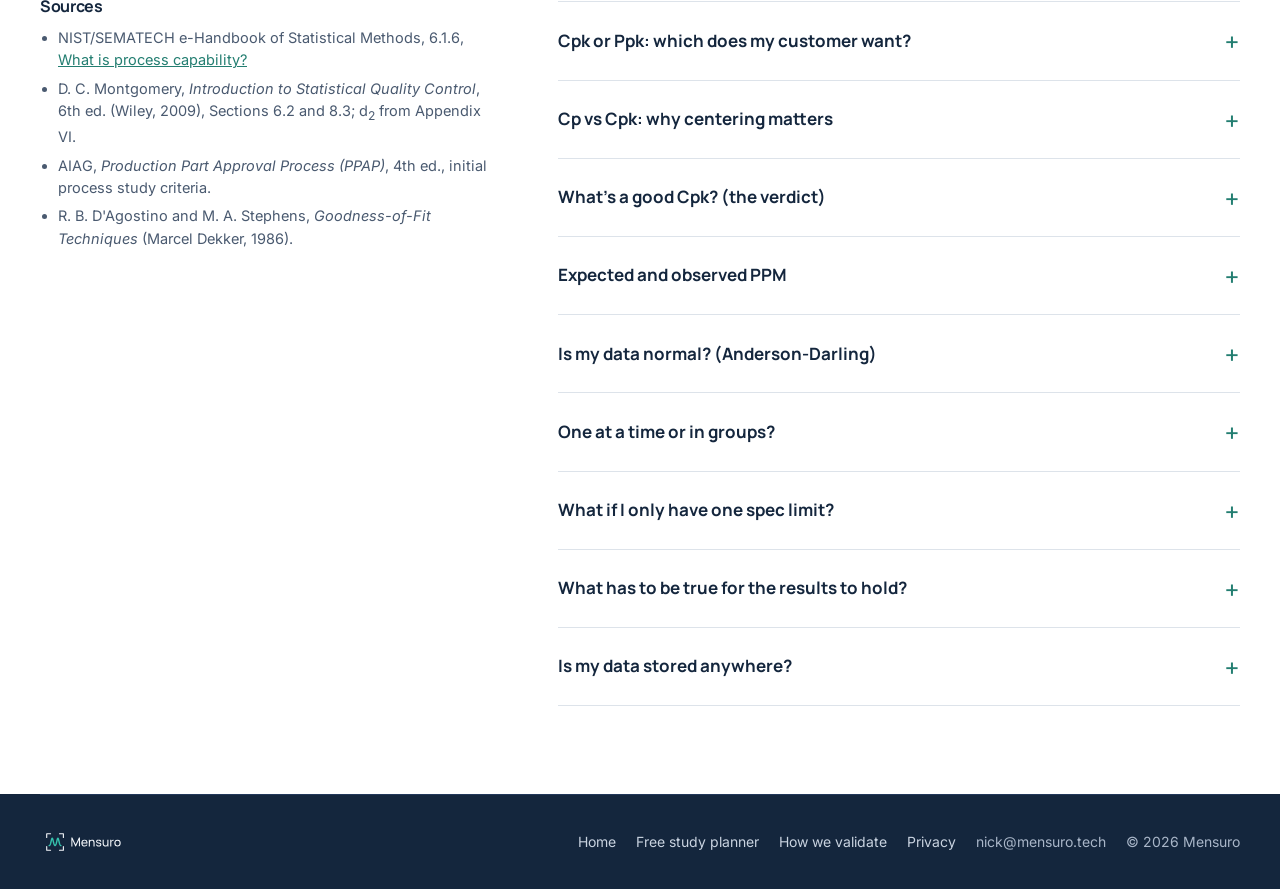
<file: cpk-calculator.html>
<!doctype html>
<html lang="en">
<head>
<meta charset="utf-8">
<meta name="viewport" content="width=device-width, initial-scale=1, viewport-fit=cover">
<title>Free Cp and Cpk Calculator (Cp, Cpk, Pp, Ppk, PPM) · Mensuro</title>
<meta name="description" content="Free process capability calculator. Paste your readings and spec limits to get Cp, Cpk, Pp, Ppk, expected PPM and a normality check, with the formulas shown. Runs in your browser; nothing is uploaded.">
<link rel="canonical" href="https://mensuro.tech/cpk-calculator.html">
<meta property="og:type" content="website">
<meta property="og:site_name" content="Mensuro">
<meta property="og:title" content="Free Cp and Cpk calculator">
<meta property="og:description" content="Cp, Cpk, Pp, Ppk, expected PPM and a normality check, with the formulas shown. Runs in your browser; nothing is uploaded.">
<meta property="og:url" content="https://mensuro.tech/cpk-calculator.html">
<meta property="og:image" content="https://mensuro.tech/assets/og-calculator.jpg">
<meta property="og:image:width" content="1200">
<meta property="og:image:height" content="630">
<meta property="og:image:alt" content="Mensuro free Cp and Cpk calculator showing a verdict, capability indices and a histogram">
<meta name="twitter:card" content="summary_large_image">
<meta name="theme-color" content="#14263D">
<link rel="icon" href="assets/mensuro-favicon.svg" type="image/svg+xml">
<link rel="icon" href="assets/favicon-32.png" sizes="32x32" type="image/png">
<link rel="apple-touch-icon" href="assets/apple-touch-icon.png">
<link rel="stylesheet" href="assets/fonts.css?v=20261021a">
<link rel="stylesheet" href="assets/site.css?v=20261114a">
</head>
<body>

<div class="band band-ink">
  <div class="wrap">
    <header class="nav">
      <a href="index.html" aria-label="Mensuro home"><img src="assets/mensuro-lockup-dark-bg.svg" alt="Mensuro" width="423" height="148"></a>
      <nav class="nav-links" aria-label="Main">
        <a href="index.html#how">How it works</a>
        <a href="#method">How it's calculated</a>
        <a class="nav-cta" href="#report">Get early access</a>
      </nav>
    </header>
    <section class="calc-hero" aria-labelledby="calc-title">
      <nav class="tool-switch" aria-label="Free tools">
        <a href="cpk-calculator.html" aria-current="page">Cpk calculator</a>
        <a href="study-planner.html">Study planner</a>
      </nav>
      <h1 id="calc-title">Cp and Cpk calculator</h1>
      <p class="sub">Paste your measurements and enter the spec limits. You get Cp, Cpk, Pp, Ppk, expected PPM and a normality check, with what each number means in plain English and the formulas behind it.</p>
      <ul class="trust">
        <li>Runs in your browser; nothing is uploaded</li>
        <li>Checked against NIST and Montgomery examples</li>
        <li>Launch, ongoing or your customer's criteria</li>
        <li>No signup</li>
      </ul>
    </section>
  </div>
</div>

<div class="band band-paper band-overlap">
  <main class="wrap calc" id="top">
    <form class="calc-card calc-inputs" id="calc-form" novalidate>
      <h2>Your data</h2>
      <div class="field">
        <label for="readings">Measurements</label>
        <p class="hint" id="readings-hint">Paste a column from Excel, or type one value per line, in the order they were measured.</p>
        <textarea id="readings" rows="9" spellcheck="false" autocomplete="off" inputmode="decimal" aria-describedby="readings-hint" placeholder="12.009&#10;11.997&#10;12.013&#10;..."></textarea>
        <p class="count num" id="count" aria-live="polite">No measurements yet</p>
      </div>
      <div class="field-row">
        <div class="field">
          <label for="lsl">Lower spec limit (LSL)</label>
          <input id="lsl" type="text" inputmode="decimal" autocomplete="off" placeholder="optional">
        </div>
        <div class="field">
          <label for="usl">Upper spec limit (USL)</label>
          <input id="usl" type="text" inputmode="decimal" autocomplete="off" placeholder="optional">
        </div>
      </div>
      <fieldset class="field">
        <legend>How were the parts measured?</legend>
        <div class="choice">
          <label><input type="radio" name="sampling" value="single" checked><span><b>One at a time</b><small>Each measurement is its own part, taken in sequence.</small></span></label>
          <label><input type="radio" name="sampling" value="groups"><span><b>In small groups</b><small>A few parts pulled together, for example 5 every hour.</small></span></label>
        </div>
        <div class="group-size" id="group-size" hidden>
          <label for="subgroup">Parts per group</label>
          <input id="subgroup" type="number" min="2" max="25" step="1" value="5">
          <span class="hint">Statisticians call these subgroups.</span>
        </div>
        <p class="hint">This sets how short-term variation (Cp, Cpk) is estimated. Not sure? Choose one at a time.</p>
      </fieldset>
      <fieldset class="field">
        <legend>Base the verdict on</legend>
        <div class="seg">
          <label><input type="radio" name="index" value="Ppk" checked><span>Ppk, long-term</span></label>
          <label><input type="radio" name="index" value="Cpk"><span>Cpk, short-term</span></label>
        </div>
        <p class="hint">Most initial PPAP studies use Ppk.</p>
      </fieldset>
      <fieldset class="field">
        <legend>Judge it against</legend>
        <div class="seg">
          <label><input type="radio" name="criteria" value="initial" checked><span>Launch (PPAP)</span></label>
          <label><input type="radio" name="criteria" value="ongoing"><span>Ongoing production</span></label>
          <label><input type="radio" name="criteria" value="custom"><span>Customer minimum</span></label>
        </div>
        <div class="group-size" id="custom-min" hidden>
          <label for="minimum">Acceptable at or above</label>
          <input id="minimum" type="text" inputmode="decimal" autocomplete="off" value="1.33">
        </div>
        <p class="hint" id="criteria-hint">PPAP initial study: above 1.67 acceptable, 1.33 to 1.67 with customer approval. Many customers accept 1.33 in ongoing production.</p>
      </fieldset>
      <p class="calc-error" id="calc-error" role="alert" hidden></p>
      <div class="calc-actions">
        <button class="btn-deep" type="submit">Calculate</button>
        <button class="btn-ghost" type="button" id="load-example">Load example</button>
        <button class="btn-link" type="button" id="clear">Clear</button>
      </div>
      <p class="example-label" id="example-label" hidden></p>
    </form>

    <section class="calc-card calc-results" id="results" aria-labelledby="results-title" aria-live="polite">
      <h2 id="results-title">Results</h2>
      <div class="empty" id="empty">
        <p>Your results appear here. No data? Load the example to see how it works.</p>
      </div>
      <div id="output" hidden>
        <div class="verdict" id="verdict">
          <span class="vpill" id="vpill"></span>
          <p id="vreason"></p>
          <div class="scale" id="scale" role="img">
            <div class="zones" id="zones"><span class="z-fail"></span><span class="z-cond"></span><span class="z-pass"></span></div>
            <div class="marker" id="marker"><span id="marker-label"></span></div>
            <div class="scale-ticks" id="scale-ticks"><span style="left:41.5%">1.33</span><span style="left:58.5%">1.67</span></div>
            <div class="scale-names" id="scale-names"><span>Not acceptable</span><span>Conditional</span><span>Acceptable</span></div>
          </div>
        </div>
        <div class="idx">
          <div><span class="iv num" id="ppk"></span><span class="il">Ppk</span></div>
          <div><span class="iv num" id="pp"></span><span class="il">Pp</span></div>
          <div><span class="iv num" id="cpk"></span><span class="il">Cpk</span></div>
          <div><span class="iv num" id="cp"></span><span class="il">Cp</span></div>
        </div>
        <section class="meaning" aria-labelledby="meaning-title">
          <h3 id="meaning-title">What your numbers mean</h3>
          <ul id="meaning"></ul>
        </section>
        <figure class="hist">
          <svg id="hist" viewBox="0 0 640 260" role="img" aria-labelledby="hist-title"><title id="hist-title">Histogram of readings with specification limits</title></svg>
          <figcaption class="legend"><span class="k-bar">Your measurements</span><span class="k-curve">Normal curve (long-term)</span><span class="k-spec">Spec limits</span><span class="k-mean">Mean</span></figcaption>
        </figure>
        <table class="stats num">
          <caption class="sr">Details</caption>
          <tbody id="stats"></tbody>
        </table>
        <ul class="notes" id="notes"></ul>
        <div class="calc-actions">
          <a class="btn-deep" href="#report" id="to-report">Get the full report
            <svg width="16" height="16" viewBox="0 0 24 24" fill="none" stroke="currentColor" stroke-width="2.4" aria-hidden="true"><path d="M12 5v14M6 13l6 6 6-6"/></svg>
          </a>
          <button class="btn-ghost" type="button" id="copy">Copy results</button>
          <span class="copied" id="copied" role="status"></span>
        </div>
      </div>
    </section>
  </main>
</div>

<div class="band band-ink" id="report">
  <div class="wrap">
    <section class="final cta-grid" aria-labelledby="report-title">
      <div class="cta-copy">
        <div class="eyebrow">Early access</div>
        <h2 class="h2" id="report-title" tabindex="-1">The free tools give you the numbers. Mensuro gives you the study.</h2>
        <p class="lede">A screenshot shows a result. Your customer wants the whole study, traceable and signed off, and you want to know what to do about it.</p>
        <ul class="perks">
          <li><img src="assets/sigmi-avatar.svg" alt="" width="28" height="28"><span><b>Sigmi, your study assistant.</b> Helps you pick the right study, explains every result in plain English and what to fix first, using the engine's numbers. It never makes one up.</span></li>
          <li><span class="pk" aria-hidden="true">Aa</span><span><b>Your brand on every report.</b> Your logo, company and customer on a customer-ready PDF: verdict, charts, the method behind every number, and the raw data.</span></li>
          <li><span class="pk" aria-hidden="true">R&amp;R</span><span><b>Is your gage good enough to trust this Cpk?</b> Gage R&amp;R with a recheck when you reuse it on another part, Type 1 gage studies, and capability for each cavity of a multi-cavity tool.</span></li>
          <li><span class="pk" aria-hidden="true">XLS</span><span><b>Your spreadsheet as it is.</b> Upload Excel or CSV. Mensuro finds the columns and you confirm before anything runs.</span></li>
          <li><span class="pk" aria-hidden="true">&#10003;</span><span><b>Validated, with a receipt.</b> Every analysis reproduces published reference results, and every report shows its method, constants and sample size, so reviewers don't come back with questions.</span></li>
        </ul>
        <form class="join join-form" name="early-access" action="thanks.html" method="POST" data-netlify="true" netlify-honeypot="company-website" novalidate>
          <input type="hidden" name="form-name" value="early-access">
          <input type="hidden" name="source" value="calculator">
          <input type="hidden" name="ref" value="">
          <p hidden><label>Leave this empty <input name="company-website"></label></p>
          <label class="join-label" for="email-calc">Join the early-access list <span class="when">Beta opens early 2027</span></label>
          <div class="join-row">
            <input id="email-calc" name="email_address" type="email" autocomplete="email" placeholder="you@company.com" required>
            <button class="btn" type="submit">Get my early access
              <svg width="18" height="18" viewBox="0 0 24 24" fill="none" stroke="currentColor" stroke-width="2.2" aria-hidden="true"><path d="M5 12h14M13 6l6 6-6 6"/></svg>
            </button>
          </div>
          <p class="form-error" role="alert" hidden></p>
          <p class="micro"><b>Free to join.</b> Founding members get the first year for <b class="price">$199</b>. We only email you about Mensuro, and you can unsubscribe anytime. Your measurements above are not sent with this form.</p>
        </form>
      </div>
      <figure class="cta-chat">
        <div class="chat" aria-label="Example conversation with Sigmi about the example data">
          <div class="you">Is this good enough for PPAP?</div>
          <div class="her"><img src="assets/sigmi-avatar.svg" alt="" width="34" height="34">
            <div><div class="who">Sigmi</div>Conditionally. Ppk is 1.41, between 1.33 and 1.67, so it needs your customer's approval. The process is well centered and Cpk is close at 1.46, so reducing spread, not re-centering, is what will raise it.<div class="receipt">Ran: process capability, normal, n = 100 · example data</div></div>
          </div>
          <div class="you">Can I trust the gage on a tolerance this tight?</div>
          <div class="her"><img src="assets/sigmi-avatar.svg" alt="" width="34" height="34">
            <div><div class="who">Sigmi</div>Worth checking before you submit. Upload your Gage R&amp;R data and I'll compare %GRR with this 0.060 mm tolerance and add it to the same report.</div>
          </div>
        </div>
        <figcaption>Example conversation using the example data above. Sigmi arrives with the beta.</figcaption>
      </figure>
    </section>
  </div>
</div>

<div class="band band-white">
  <section class="wrap section" id="method" aria-labelledby="method-title">
    <div class="method">
      <div class="method-intro">
        <div class="eyebrow">How it's calculated</div>
        <h2 class="h2" id="method-title">The formulas, in plain English.</h2>
        <p class="lede">Standard definitions, nothing proprietary. Open any topic for the formula and what it means for your process.</p>
        <div class="checked">
          <h3>How we check it</h3>
          <p>On every change, automated tests compare this calculator with the NIST worked example and reject-rate table, Montgomery Examples 6.1 and 8.1&ndash;8.2, and the Mensuro statistics engine (built on SciPy and statsmodels). It must agree with the engine to at least 9 significant digits. <a href="https://github.com/mensuro/site/tree/main/tests" rel="noopener">See the tests</a>.</p>
        </div>
        <div class="checked">
          <h3>Sources</h3>
          <ul>
            <li>NIST/SEMATECH e-Handbook of Statistical Methods, 6.1.6, <a href="https://itl.nist.gov/div898/handbook/pmc/section1/pmc16.htm" rel="noopener">What is process capability?</a></li>
            <li>D. C. Montgomery, <i>Introduction to Statistical Quality Control</i>, 6th ed. (Wiley, 2009), Sections 6.2 and 8.3; d<sub>2</sub> from Appendix VI.</li>
            <li>AIAG, <i>Production Part Approval Process (PPAP)</i>, 4th ed., initial process study criteria.</li>
            <li>R. B. D'Agostino and M. A. Stephens, <i>Goodness-of-Fit Techniques</i> (Marcel Dekker, 1986).</li>
          </ul>
        </div>
      </div>
      <div class="faq method-faq">
        <details open><summary>Cp and Cpk: short-term capability</summary><div class="ans">
          <p>Cp and Cpk use within (short-term) sigma: the variation from one part to the next, without slow drift or shifts.</p>
          <p class="f">&sigma;<sub>within</sub> = MR&#772; / 1.128 &nbsp;(one at a time)<br>&sigma;<sub>within</sub> = R&#772; / d<sub>2</sub> &nbsp;(in groups; d<sub>2</sub> depends on group size)</p>
          <p class="f">Cp = (USL &minus; LSL) / 6&sigma;<sub>within</sub><br>Cpk = min(USL &minus; x&#772;, x&#772; &minus; LSL) / 3&sigma;<sub>within</sub></p>
          <p>MR&#772; is the average difference between consecutive measurements; R&#772; is the average range within each group.</p>
        </div></details>
        <details><summary>Pp and Ppk: long-term capability</summary><div class="ans">
          <p>Pp and Ppk use the standard deviation of every measurement, so they include drift and shifts over the whole study.</p>
          <p class="f">s = &radic;[&Sigma;(x &minus; x&#772;)&sup2; / (n &minus; 1)]</p>
          <p class="f">Pp = (USL &minus; LSL) / 6s<br>Ppk = min(USL &minus; x&#772;, x&#772; &minus; LSL) / 3s</p>
        </div></details>
        <details><summary>Cpk or Ppk: which does my customer want?</summary><div class="ans">
          <p>Same formula, different sigma. Ppk is usually the one asked for in an initial PPAP study; Cpk shows what the process can do short-term. If Ppk is much lower than Cpk, the process is drifting or shifting over time.</p>
        </div></details>
        <details><summary>Cp vs Cpk: why centering matters</summary><div class="ans">
          <p>Cp compares the tolerance width with the process spread and ignores where the process sits. Cpk measures from the mean to the nearer limit. A high Cp with a low Cpk means the process is capable but off-center, often an easy fix.</p>
        </div></details>
        <details><summary>What's a good Cpk? (the verdict)</summary><div class="ans">
          <p>The verdict uses PPAP-style criteria on Ppk by default:</p>
          <ul class="bands">
            <li><span class="dot dot-pass"></span><b>Above 1.67</b> acceptable</li>
            <li><span class="dot dot-cond"></span><b>1.33 to 1.67</b> may be acceptable with customer approval</li>
            <li><span class="dot dot-fail"></span><b>Below 1.33</b> not acceptable</li>
          </ul>
          <p>That's the default, <b>Launch (PPAP)</b>. A short launch study usually looks better than months of production, so 1.67 up front leaves room for tool wear, material lots and shift changes. Once a process is approved, many customers accept <b>1.33 or more for ongoing production</b>: choose <b>Ongoing production</b>. If your customer sets its own minimum, choose <b>Customer minimum</b> and enter it.</p>
        </div></details>
        <details><summary>Expected and observed PPM</summary><div class="ans">
          <p>Expected PPM is the share of a normal distribution beyond each limit, in parts per million, shown for both sigmas:</p>
          <p class="f">PPM = [&Phi;((LSL &minus; x&#772;) / &sigma;) + 1 &minus; &Phi;((USL &minus; x&#772;) / &sigma;)] &times; 1,000,000</p>
          <p>Observed PPM counts the measurements actually outside the limits.</p>
        </div></details>
        <details><summary>Is my data normal? (Anderson-Darling)</summary><div class="ans">
          <p>With 8 or more measurements, an Anderson-Darling test checks whether a normal curve fits, using the D'Agostino-Stephens small-sample adjustment. If p is below 0.05, the data may not be normal, and the indices and expected PPM should be read with caution.</p>
        </div></details>
        <details><summary>One at a time or in groups?</summary><div class="ans">
          <p>Choose <b>one at a time</b> if each measurement is a separate part taken in sequence. Choose <b>in small groups</b> if you pulled several parts together at each check, for example 5 parts every hour, and enter the measurements group by group. This only changes the short-term sigma behind Cp and Cpk; Pp and Ppk are the same either way.</p>
        </div></details>
        <details><summary>What if I only have one spec limit?</summary><div class="ans">
          <p>Leave the other limit blank. You get the one-sided index (Ppu or Ppl, Cpu or Cpl); Cp and Pp need both limits and aren't shown.</p>
        </div></details>
        <details><summary>What has to be true for the results to hold?</summary><div class="ans">
          <p>The process should be stable (in statistical control), and the measurements in the order they were taken, because the short-term sigma depends on order. Use 30 or more measurements for a dependable estimate; with fewer, the result carries a warning.</p>
        </div></details>
        <details><summary>Is my data stored anywhere?</summary><div class="ans">
          <p>No. The calculation runs in your browser. The measurements and limits you enter are never sent to Mensuro or anyone else, and this page doesn't save them.</p>
        </div></details>
      </div>
    </div>
  </section>
</div>

<div class="band band-ink">
  <div class="wrap">
    <footer class="footer">
      <img src="assets/mensuro-lockup-dark-bg.svg" alt="Mensuro" width="423" height="148">
      <nav aria-label="Footer">
        <a href="index.html">Home</a>
        <a href="study-planner.html">Free study planner</a>
        <a href="validation.html">How we validate</a>
        <a href="privacy.html">Privacy</a>
        <span>nick@mensuro.tech</span>
        <span>© 2026 Mensuro</span>
      </nav>
    </footer>
  </div>
</div>

<script src="assets/cpk.js?v=20261114a"></script>
<script src="assets/calculator.js?v=20261114a"></script>
<script src="assets/site.js?v=20261028a"></script>
</body>
</html>
</file>
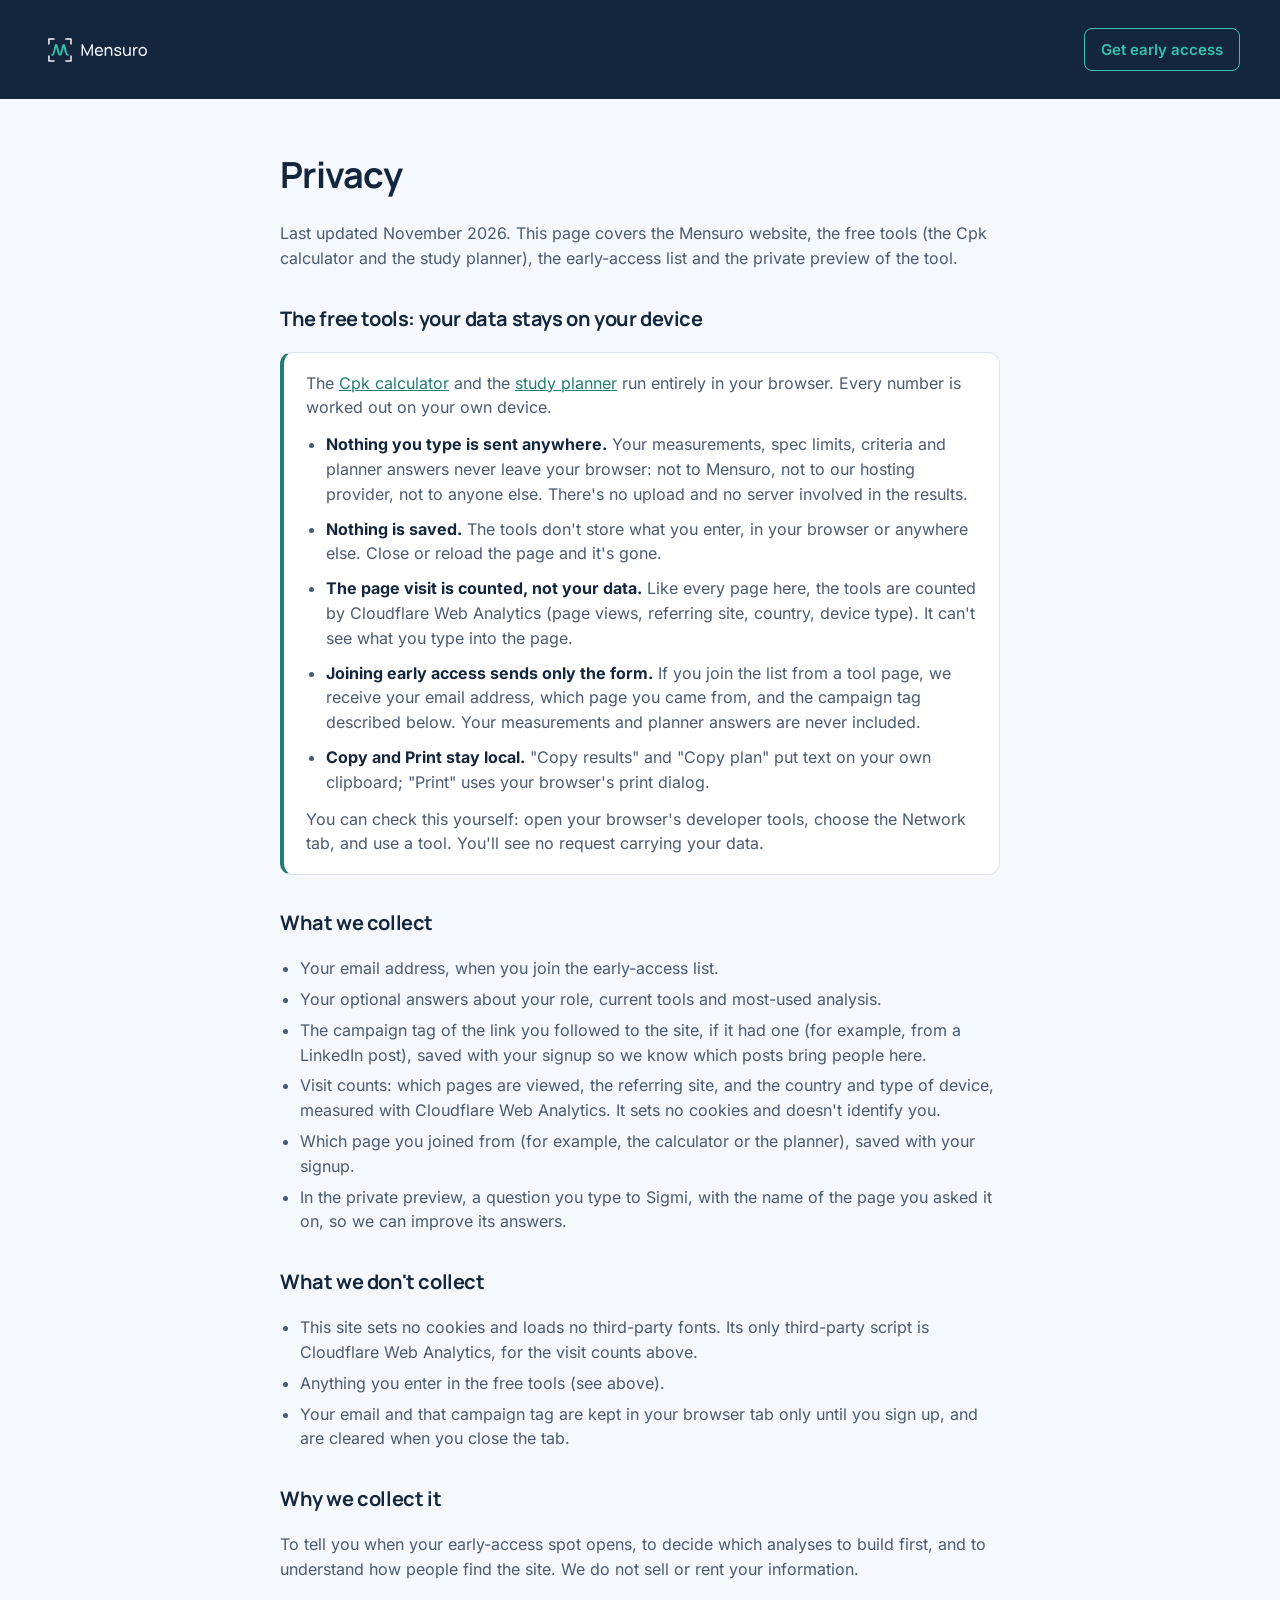
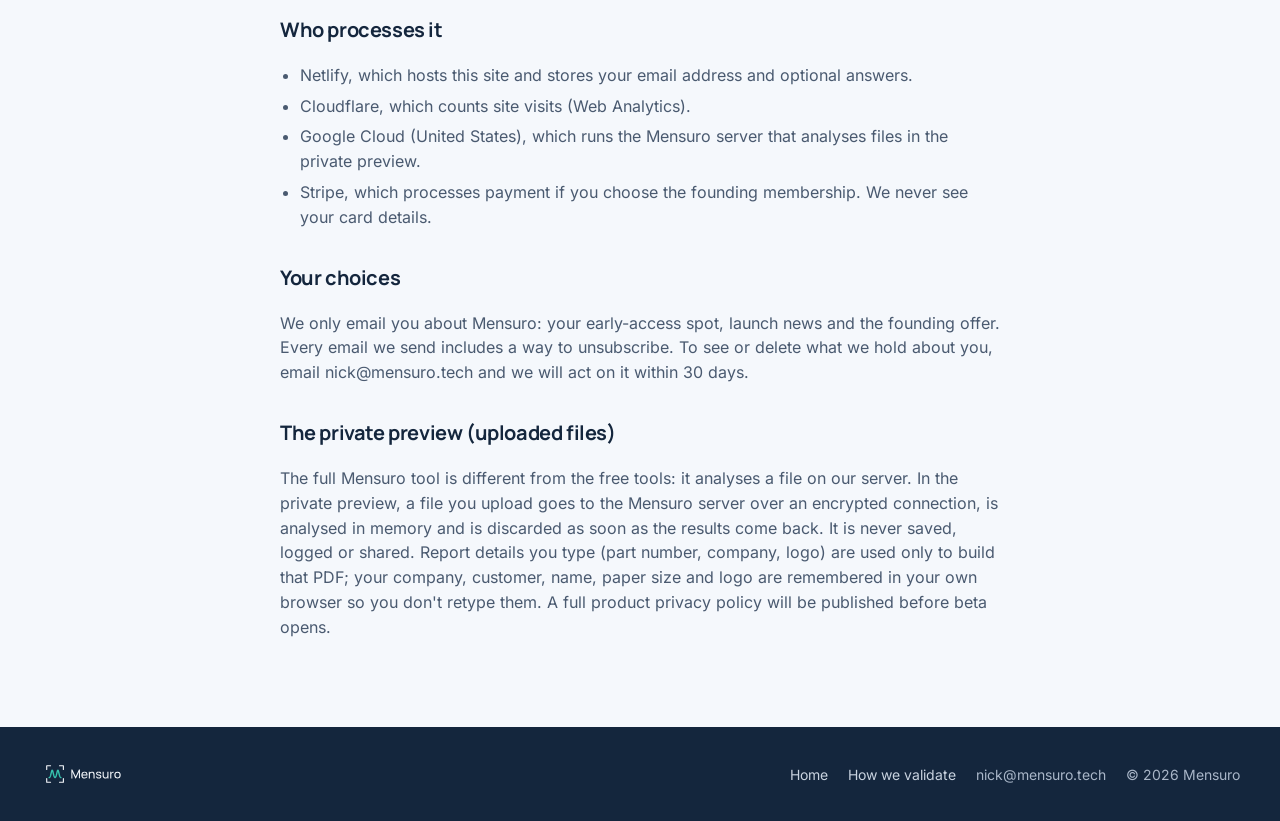
<file: privacy.html>
<!doctype html>
<html lang="en">
<head>
<meta charset="utf-8">
<meta name="viewport" content="width=device-width, initial-scale=1, viewport-fit=cover">
<title>Privacy · Mensuro</title>
<meta name="description" content="What the Mensuro website collects, what it doesn't, and who processes it.">
<meta name="theme-color" content="#14263D">
<link rel="icon" href="assets/mensuro-favicon.svg" type="image/svg+xml">
<link rel="stylesheet" href="assets/fonts.css?v=20261021a">
<link rel="stylesheet" href="assets/site.css?v=20261114a">
</head>
<body>
<div class="band band-ink">
  <div class="wrap">
    <header class="nav">
      <a href="index.html" aria-label="Mensuro home"><img src="assets/mensuro-lockup-dark-bg.svg" alt="Mensuro" width="423" height="148"></a>
      <nav class="nav-links" aria-label="Main"><a class="nav-cta" href="index.html#join">Get early access</a></nav>
    </header>
  </div>
</div>
<div class="band band-paper">
  <main class="wrap legal">
    <h1>Privacy</h1>
    <p>Last updated November 2026. This page covers the Mensuro website, the free tools (the Cpk calculator and the study planner), the early-access list and the private preview of the tool.</p>

    <h2>The free tools: your data stays on your device</h2>
    <div class="callout">
      <p>The <a href="cpk-calculator.html">Cpk calculator</a> and the <a href="study-planner.html">study planner</a> run entirely in your browser. Every number is worked out on your own device.</p>
      <ul>
        <li><b>Nothing you type is sent anywhere.</b> Your measurements, spec limits, criteria and planner answers never leave your browser: not to Mensuro, not to our hosting provider, not to anyone else. There's no upload and no server involved in the results.</li>
        <li><b>Nothing is saved.</b> The tools don't store what you enter, in your browser or anywhere else. Close or reload the page and it's gone.</li>
        <li><b>The page visit is counted, not your data.</b> Like every page here, the tools are counted by Cloudflare Web Analytics (page views, referring site, country, device type). It can't see what you type into the page.</li>
        <li><b>Joining early access sends only the form.</b> If you join the list from a tool page, we receive your email address, which page you came from, and the campaign tag described below. Your measurements and planner answers are never included.</li>
        <li><b>Copy and Print stay local.</b> "Copy results" and "Copy plan" put text on your own clipboard; "Print" uses your browser's print dialog.</li>
      </ul>
      <p>You can check this yourself: open your browser's developer tools, choose the Network tab, and use a tool. You'll see no request carrying your data.</p>
    </div>

    <h2>What we collect</h2>
    <ul>
      <li>Your email address, when you join the early-access list.</li>
      <li>Your optional answers about your role, current tools and most-used analysis.</li>
      <li>The campaign tag of the link you followed to the site, if it had one (for example, from a LinkedIn post), saved with your signup so we know which posts bring people here.</li>
      <li>Visit counts: which pages are viewed, the referring site, and the country and type of device, measured with Cloudflare Web Analytics. It sets no cookies and doesn't identify you.</li>
      <li>Which page you joined from (for example, the calculator or the planner), saved with your signup.</li>
      <li>In the private preview, a question you type to Sigmi, with the name of the page you asked it on, so we can improve its answers.</li>
    </ul>

    <h2>What we don't collect</h2>
    <ul>
      <li>This site sets no cookies and loads no third-party fonts. Its only third-party script is Cloudflare Web Analytics, for the visit counts above.</li>
      <li>Anything you enter in the free tools (see above).</li>
      <li>Your email and that campaign tag are kept in your browser tab only until you sign up, and are cleared when you close the tab.</li>
    </ul>

    <h2>Why we collect it</h2>
    <p>To tell you when your early-access spot opens, to decide which analyses to build first, and to understand how people find the site. We do not sell or rent your information.</p>

    <h2>Who processes it</h2>
    <ul>
      <li>Netlify, which hosts this site and stores your email address and optional answers.</li>
      <li>Cloudflare, which counts site visits (Web Analytics).</li>
      <li>Google Cloud (United States), which runs the Mensuro server that analyses files in the private preview.</li>
      <li>Stripe, which processes payment if you choose the founding membership. We never see your card details.</li>
    </ul>

    <h2>Your choices</h2>
    <p>We only email you about Mensuro: your early-access spot, launch news and the founding offer. Every email we send includes a way to unsubscribe. To see or delete what we hold about you, email nick@mensuro.tech and we will act on it within 30 days.</p>

    <h2>The private preview (uploaded files)</h2>
    <p>The full Mensuro tool is different from the free tools: it analyses a file on our server. In the private preview, a file you upload goes to the Mensuro server over an encrypted connection, is analysed in memory and is discarded as soon as the results come back. It is never saved, logged or shared. Report details you type (part number, company, logo) are used only to build that PDF; your company, customer, name, paper size and logo are remembered in your own browser so you don't retype them. A full product privacy policy will be published before beta opens.</p>
  </main>
</div>
<div class="band band-ink">
  <div class="wrap">
    <footer class="footer" style="border-top: 0">
      <img src="assets/mensuro-lockup-dark-bg.svg" alt="Mensuro" width="423" height="148">
      <nav aria-label="Footer"><a href="index.html">Home</a><a href="validation.html">How we validate</a><span>nick@mensuro.tech</span><span>© 2026 Mensuro</span></nav>
    </footer>
  </div>
</div>
</body>
</html>
</file>
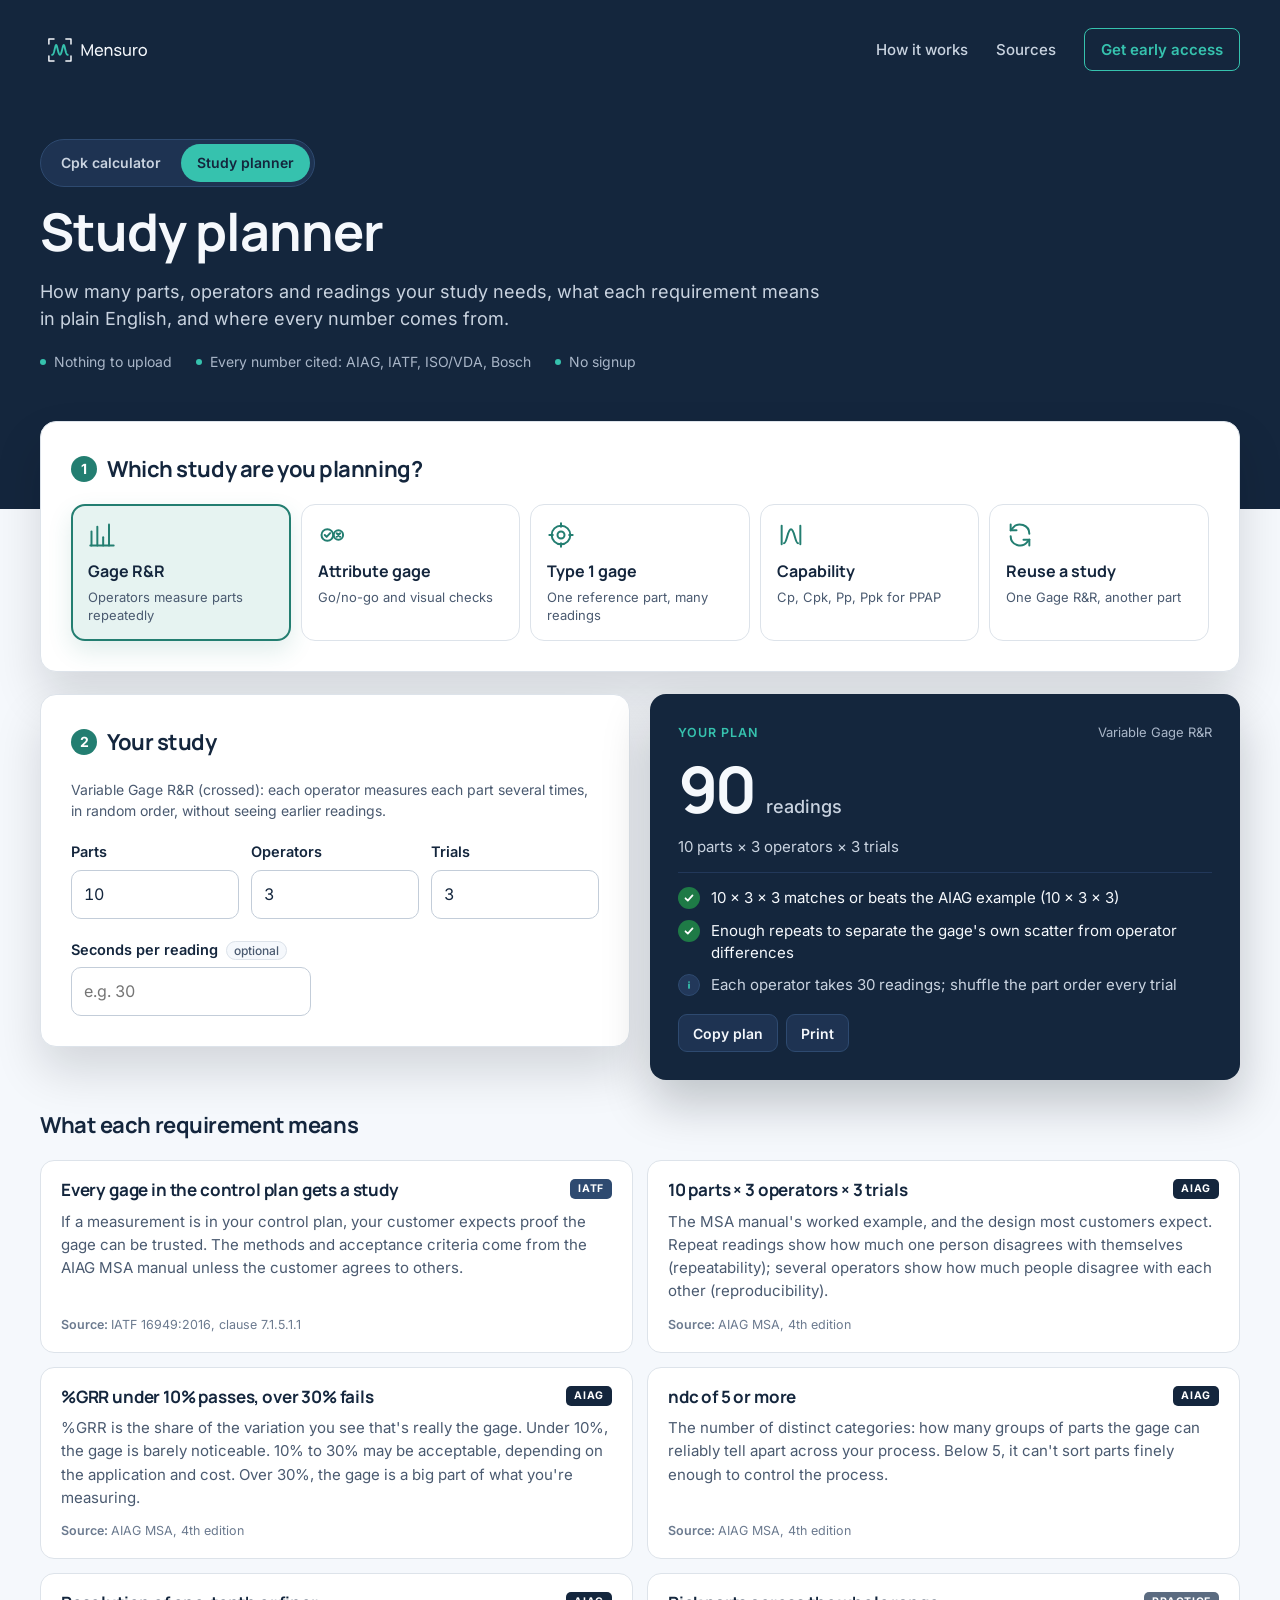
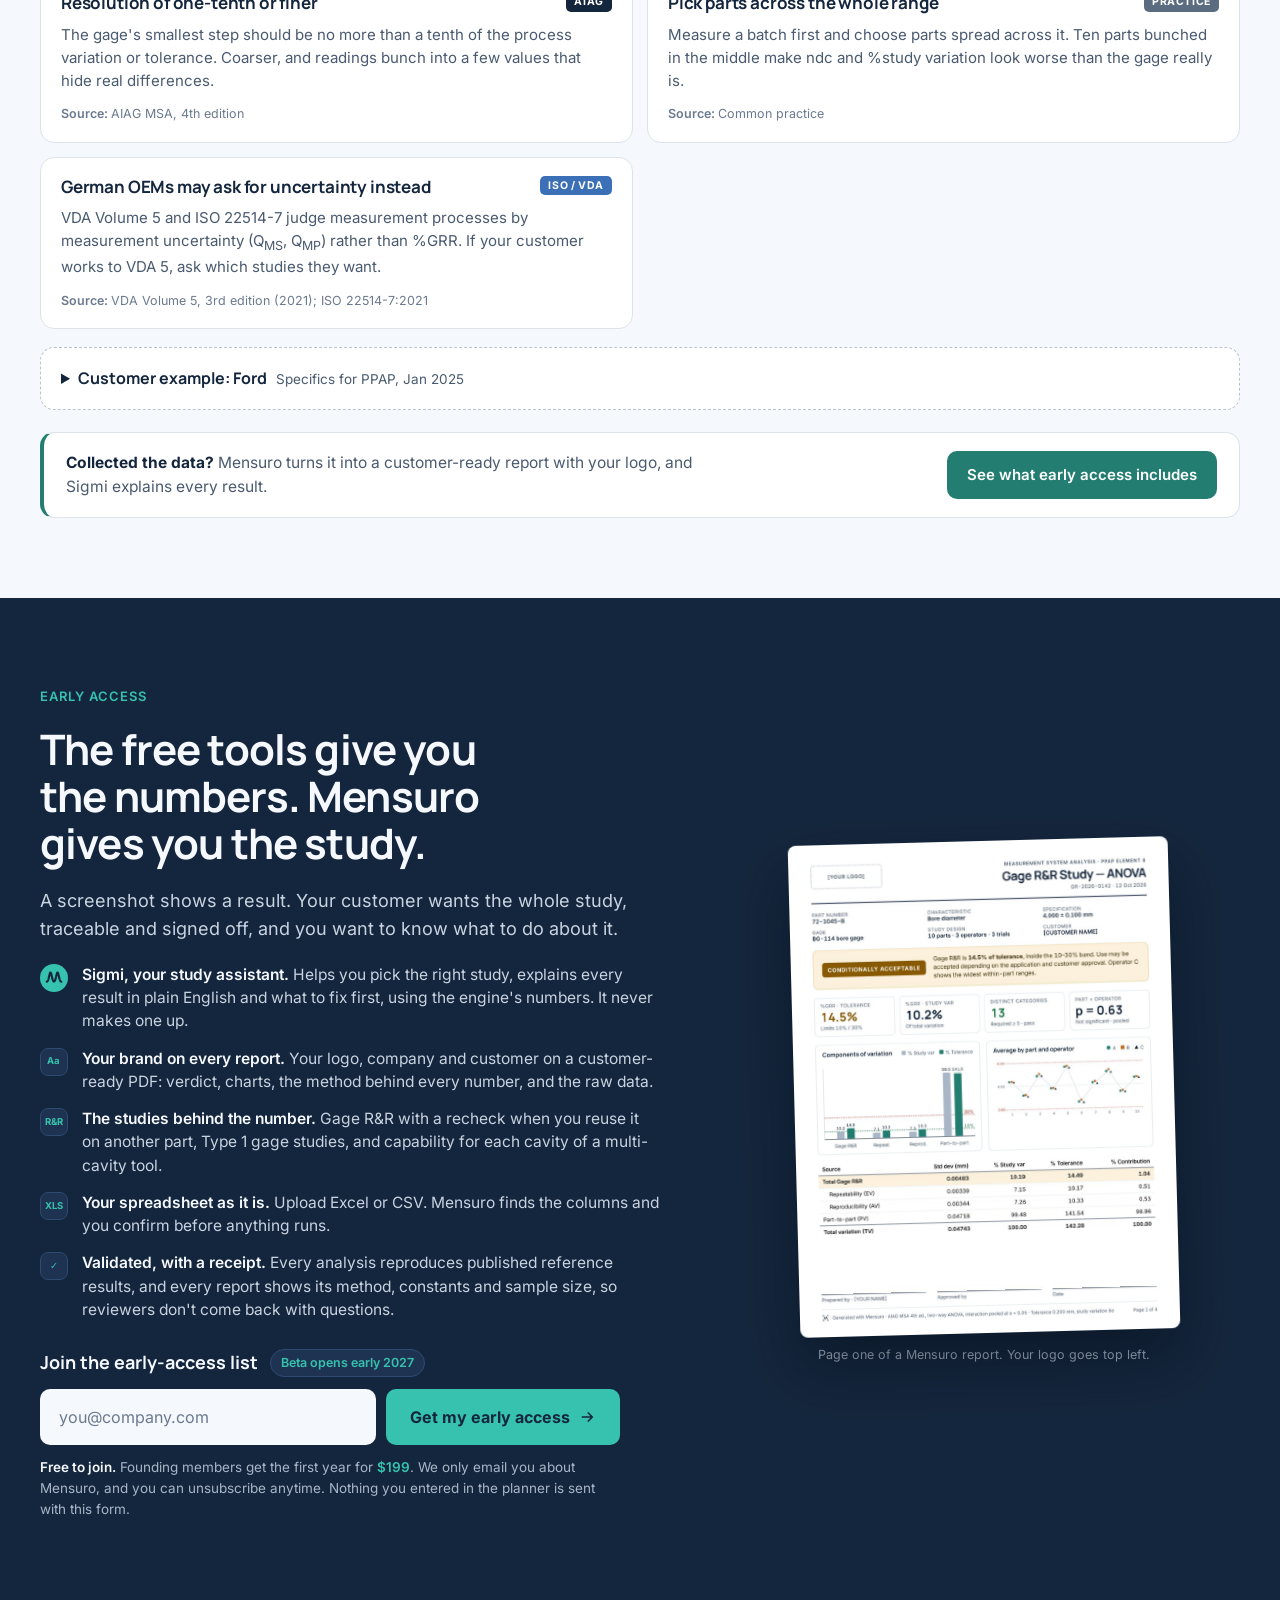
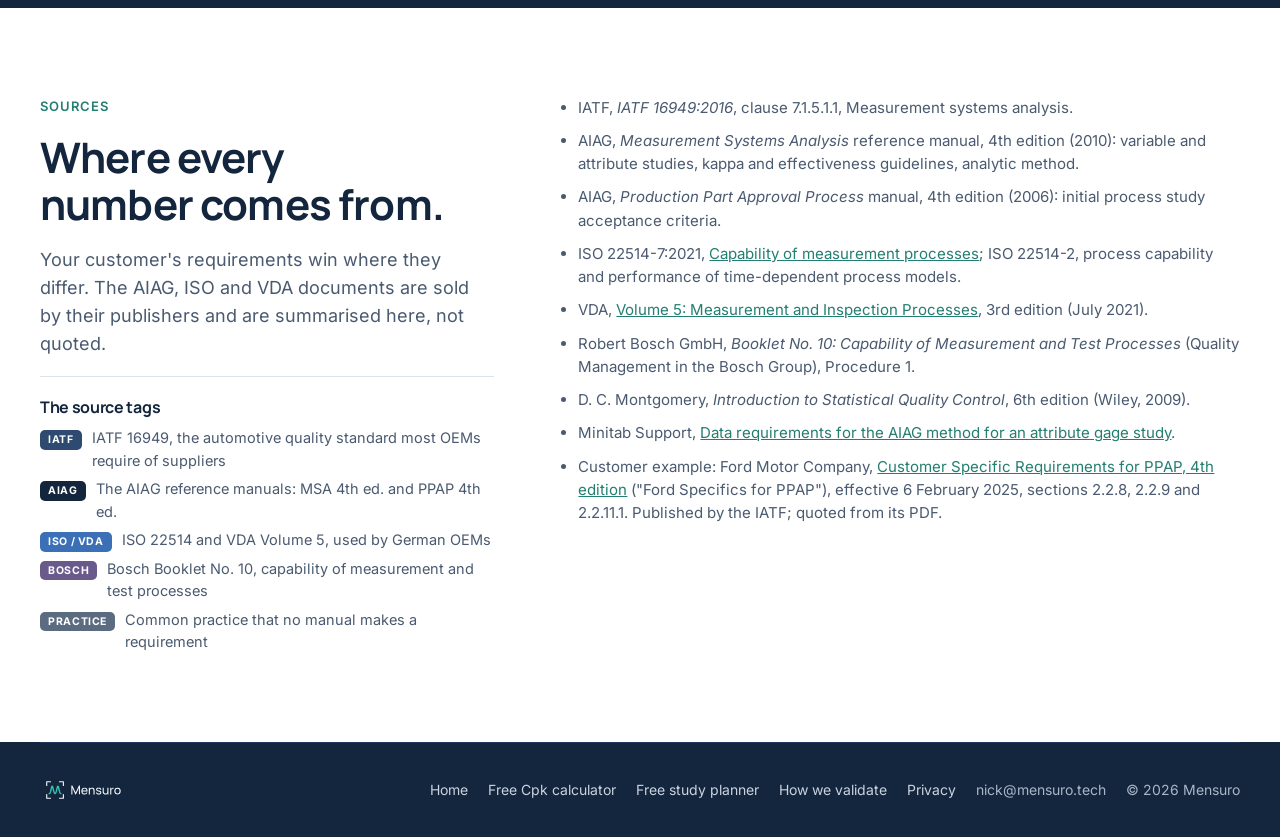
<file: study-planner.html>
<!doctype html>
<html lang="en">
<head>
<meta charset="utf-8">
<meta name="viewport" content="width=device-width, initial-scale=1, viewport-fit=cover">
<title>Free Study Planner: Gage R&amp;R, Type 1 and Cpk Sample Sizes · Mensuro</title>
<meta name="description" content="How many parts, operators and readings your Gage R&amp;R, attribute, Type 1 or capability study needs, explained in plain English, with the source (AIAG, IATF, ISO/VDA, Bosch) for every number. Free, no signup, nothing uploaded.">
<link rel="canonical" href="https://mensuro.tech/study-planner.html">
<meta property="og:type" content="website">
<meta property="og:site_name" content="Mensuro">
<meta property="og:title" content="Free study planner for Gage R&amp;R, Type 1 and capability">
<meta property="og:description" content="Sample sizes and acceptance criteria for each study, in plain English, with the source for every number.">
<meta property="og:url" content="https://mensuro.tech/study-planner.html">
<meta property="og:image" content="https://mensuro.tech/assets/og-planner.jpg">
<meta property="og:image:width" content="1200">
<meta property="og:image:height" content="630">
<meta property="og:image:alt" content="Mensuro study planner showing a Gage R&amp;R plan of 90 readings with its requirements">
<meta name="twitter:card" content="summary_large_image">
<meta name="theme-color" content="#14263D">
<link rel="icon" href="assets/mensuro-favicon.svg" type="image/svg+xml">
<link rel="icon" href="assets/favicon-32.png" sizes="32x32" type="image/png">
<link rel="apple-touch-icon" href="assets/apple-touch-icon.png">
<link rel="stylesheet" href="assets/fonts.css?v=20261021a">
<link rel="stylesheet" href="assets/site.css?v=20261114a">
</head>
<body class="tool-page">

<div class="band band-ink">
  <div class="wrap">
    <header class="nav">
      <a href="index.html" aria-label="Mensuro home"><img src="assets/mensuro-lockup-dark-bg.svg" alt="Mensuro" width="423" height="148"></a>
      <nav class="nav-links" aria-label="Main">
        <a href="index.html#how">How it works</a>
        <a href="#sources">Sources</a>
        <a class="nav-cta" href="#report">Get early access</a>
      </nav>
    </header>
    <section class="calc-hero" aria-labelledby="pl-title">
      <nav class="tool-switch" aria-label="Free tools">
        <a href="cpk-calculator.html">Cpk calculator</a>
        <a href="study-planner.html" aria-current="page">Study planner</a>
      </nav>
      <h1 id="pl-title">Study planner</h1>
      <p class="sub">How many parts, operators and readings your study needs, what each requirement means in plain English, and where every number comes from.</p>
      <ul class="trust">
        <li>Nothing to upload</li>
        <li>Every number cited: AIAG, IATF, ISO/VDA, Bosch</li>
        <li>No signup</li>
      </ul>
    </section>
  </div>
</div>

<div class="band band-paper band-overlap">
  <main class="wrap planner" id="top">

    <section class="calc-card pick" aria-labelledby="pick-title">
      <h2 id="pick-title" class="step-title"><span class="n">1</span>Which study are you planning?</h2>
      <div class="studies" role="tablist" aria-label="Study type">
        <button type="button" role="tab" id="tab-grr" aria-controls="p-grr" aria-selected="true">
          <svg viewBox="0 0 24 24" aria-hidden="true"><path d="M3 21V9"/><path d="M8 21V5"/><path d="M13 21v-7"/><path d="M18 21V3"/><path d="M2 21h20"/></svg>
          <b>Gage R&amp;R</b><span>Operators measure parts repeatedly</span></button>
        <button type="button" role="tab" id="tab-attr" aria-controls="p-attr" aria-selected="false">
          <svg viewBox="0 0 24 24" aria-hidden="true"><circle cx="8" cy="12" r="5"/><path d="M5.8 12l1.6 1.6 3-3.2"/><circle cx="17.5" cy="12" r="4"/><path d="M16 10.5l3 3M19 10.5l-3 3"/></svg>
          <b>Attribute gage</b><span>Go/no-go and visual checks</span></button>
        <button type="button" role="tab" id="tab-t1" aria-controls="p-t1" aria-selected="false">
          <svg viewBox="0 0 24 24" aria-hidden="true"><circle cx="12" cy="12" r="8"/><circle cx="12" cy="12" r="3"/><path d="M12 2v3M12 19v3M2 12h3M19 12h3"/></svg>
          <b>Type 1 gage</b><span>One reference part, many readings</span></button>
        <button type="button" role="tab" id="tab-cap" aria-controls="p-cap" aria-selected="false">
          <svg viewBox="0 0 24 24" aria-hidden="true"><path d="M4 4v16"/><path d="M20 4v16"/><path d="M6 19c2.5 0 3-12 6-12s3.5 12 6 12"/></svg>
          <b>Capability</b><span>Cp, Cpk, Pp, Ppk for PPAP</span></button>
        <button type="button" role="tab" id="tab-reuse" aria-controls="p-reuse" aria-selected="false">
          <svg viewBox="0 0 24 24" aria-hidden="true"><path d="M20 11a8 8 0 0 0-14.3-4.9L4 8"/><path d="M4 3v5h5"/><path d="M4 13a8 8 0 0 0 14.3 4.9L20 16"/><path d="M20 21v-5h-5"/></svg>
          <b>Reuse a study</b><span>One Gage R&amp;R, another part</span></button>
      </div>
    </section>

    <!-- ===================== variable Gage R&R ===================== -->
    <section class="study" id="p-grr" role="tabpanel" aria-labelledby="tab-grr" data-study="grr">
      <div class="work">
        <form class="calc-card set" novalidate>
          <h2 class="step-title"><span class="n">2</span>Your study</h2>
          <p class="hint">Variable Gage R&amp;R (crossed): each operator measures each part several times, in random order, without seeing earlier readings.</p>
          <div class="field-row three">
            <div class="field"><label for="g-parts">Parts</label><input id="g-parts" data-k="parts" type="text" inputmode="numeric" value="10"></div>
            <div class="field"><label for="g-ops">Operators</label><input id="g-ops" data-k="operators" type="text" inputmode="numeric" value="3"></div>
            <div class="field"><label for="g-trials">Trials</label><input id="g-trials" data-k="trials" type="text" inputmode="numeric" value="3"></div>
          </div>
          <div class="field narrow"><label for="g-sec">Seconds per reading <span class="opt">optional</span></label><input id="g-sec" data-k="seconds" type="text" inputmode="decimal" placeholder="e.g. 30"></div>
        </form>
        <section class="plan-card" aria-label="Your plan" data-out></section>
      </div>
      <h3 class="reqs-title">What each requirement means</h3>
      <ul class="reqs">
        <li><div class="rq-h"><b>Every gage in the control plan gets a study</b><span class="src iatf">IATF</span></div>
          <p>If a measurement is in your control plan, your customer expects proof the gage can be trusted. The methods and acceptance criteria come from the AIAG MSA manual unless the customer agrees to others.</p>
          <cite>IATF 16949:2016, clause 7.1.5.1.1</cite></li>
        <li><div class="rq-h"><b>10 parts × 3 operators × 3 trials</b><span class="src aiag">AIAG</span></div>
          <p>The MSA manual's worked example, and the design most customers expect. Repeat readings show how much one person disagrees with themselves (repeatability); several operators show how much people disagree with each other (reproducibility).</p>
          <cite>AIAG MSA, 4th edition</cite></li>
        <li><div class="rq-h"><b>%GRR under 10% passes, over 30% fails</b><span class="src aiag">AIAG</span></div>
          <p>%GRR is the share of the variation you see that's really the gage. Under 10%, the gage is barely noticeable. 10% to 30% may be acceptable, depending on the application and cost. Over 30%, the gage is a big part of what you're measuring.</p>
          <cite>AIAG MSA, 4th edition</cite></li>
        <li><div class="rq-h"><b>ndc of 5 or more</b><span class="src aiag">AIAG</span></div>
          <p>The number of distinct categories: how many groups of parts the gage can reliably tell apart across your process. Below 5, it can't sort parts finely enough to control the process.</p>
          <cite>AIAG MSA, 4th edition</cite></li>
        <li><div class="rq-h"><b>Resolution of one-tenth or finer</b><span class="src aiag">AIAG</span></div>
          <p>The gage's smallest step should be no more than a tenth of the process variation or tolerance. Coarser, and readings bunch into a few values that hide real differences.</p>
          <cite>AIAG MSA, 4th edition</cite></li>
        <li><div class="rq-h"><b>Pick parts across the whole range</b><span class="src gen">Practice</span></div>
          <p>Measure a batch first and choose parts spread across it. Ten parts bunched in the middle make ndc and %study variation look worse than the gage really is.</p>
          <cite>Common practice</cite></li>
        <li><div class="rq-h"><b>German OEMs may ask for uncertainty instead</b><span class="src iso">ISO / VDA</span></div>
          <p>VDA Volume 5 and ISO 22514-7 judge measurement processes by measurement uncertainty (Q<sub>MS</sub>, Q<sub>MP</sub>) rather than %GRR. If your customer works to VDA 5, ask which studies they want.</p>
          <cite>VDA Volume 5, 3rd edition (2021); ISO 22514-7:2021</cite></li>
      </ul>
      <details class="cust"><summary>Customer example: Ford <span>Specifics for PPAP, Jan 2025</span></summary>
        <p class="hint">One OEM's published minimums, for comparison. Other customers set their own; check yours.</p>
        <ul>
          <li>At a minimum <b>10 parts, 3 operators, 3 trials</b>, using the <b>ANOVA</b> method. Parts must represent a production run with all known sources of variation and use the full range of part-to-part variation. <cite>§2.2.8</cite></li>
          <li>Report %GRR as both % of study variation and % of tolerance. Under 10% of tolerance acceptable; 10% to 30% needs the site STA engineer; over 30% unacceptable. Hold parts in production-intent fixtures. <cite>§2.2.8</cite></li>
        </ul>
      </details>
    </section>

    <!-- ===================== attribute ===================== -->
    <section class="study" id="p-attr" role="tabpanel" aria-labelledby="tab-attr" data-study="attribute" hidden>
      <div class="work">
        <form class="calc-card set" novalidate>
          <h2 class="step-title"><span class="n">2</span>Your study</h2>
          <fieldset class="field">
            <legend>Study design</legend>
            <div class="choice">
              <label><input type="radio" name="a-design" data-k="design" value="mix" checked><span><b>Agreement study</b><small>50 × 3 × 3. Several appraisers judge many parts. Needs a mix of good, borderline and bad parts.</small></span></label>
              <label><input type="radio" name="a-design" data-k="design" value="analytic"><span><b>Analytic method</b><small>8 parts × 20 checks near one limit. Far fewer bad parts, but needs a variable gage too.</small></span></label>
            </div>
          </fieldset>
          <div class="field-row three" data-design="mix">
            <div class="field"><label for="a-parts">Parts</label><input id="a-parts" data-k="parts" type="text" inputmode="numeric" value="50"></div>
            <div class="field"><label for="a-ops">Appraisers</label><input id="a-ops" data-k="appraisers" type="text" inputmode="numeric" value="3"></div>
            <div class="field"><label for="a-trials">Trials</label><input id="a-trials" data-k="trials" type="text" inputmode="numeric" value="3"></div>
          </div>
          <fieldset class="field" data-design="analytic" hidden>
            <legend>Limits to study</legend>
            <div class="seg">
              <label><input type="radio" name="a-limits" data-k="limits" value="1" checked><span>One limit</span></label>
              <label><input type="radio" name="a-limits" data-k="limits" value="2"><span>Both limits</span></label>
            </div>
          </fieldset>
        </form>
        <section class="plan-card" aria-label="Your plan" data-out></section>
      </div>
      <h3 class="reqs-title">What each requirement means</h3>
      <ul class="reqs" data-design="mix">
        <li><div class="rq-h"><b>50 parts × 3 appraisers × 3 trials</b><span class="src aiag">AIAG</span></div>
          <p>The MSA manual's attribute example. Enough judgements to tell whether appraisers agree with each other, with themselves and with the right answer.</p>
          <cite>AIAG MSA, 4th edition</cite></li>
        <li><div class="rq-h"><b>Kappa above 0.75</b><span class="src aiag">AIAG</span></div>
          <p>Kappa measures how often appraisers agree beyond what luck alone would give. Above 0.75 is good agreement; below 0.40, the inspection is close to guessing.</p>
          <cite>AIAG MSA, 4th edition</cite></li>
        <li><div class="rq-h"><b>90% effective, ≤ 2% misses, ≤ 5% false alarms</b><span class="src aiag">AIAG</span></div>
          <p>For each appraiser: the share of parts judged correctly, how often a bad part is passed (a miss, which reaches your customer) and how often a good part is rejected (a false alarm, which costs you scrap).</p>
          <cite>AIAG MSA, 4th edition</cite></li>
        <li><div class="rq-h"><b>Borderline parts on both sides of each limit</b><span class="src gen">Practice</span></div>
          <p>Easy parts tell you nothing. Include parts just inside and just outside each limit, plus some clearly good and a few clearly bad, and measure each with a variable gage first so it has a known right answer.</p>
          <cite>Common practice</cite></li>
        <li><div class="rq-h"><b>Blind and shuffled</b><span class="src gen">Practice</span></div>
          <p>Code the parts so appraisers can't recognise them, and change the order every trial. Otherwise people remember their earlier answers and agreement looks better than it is.</p>
          <cite>Common practice</cite></li>
      </ul>
      <ul class="reqs" data-design="analytic" hidden>
        <li><div class="rq-h"><b>8 parts × 20 checks per limit</b><span class="src aiag">AIAG</span></div>
          <p>At least 8 parts with known values at roughly equal steps around the limit. The part furthest outside should be accepted 0 times out of 20, the one furthest inside 20 times, and the parts between 1 to 19 times. That pattern shows how sharply the gage switches from pass to fail.</p>
          <cite>AIAG MSA 4th edition, analytic method, as summarised by Minitab</cite></li>
        <li><div class="rq-h"><b>Each limit is studied on its own</b><span class="src aiag">AIAG</span></div>
          <p>The method estimates the gage's bias and repeatability at one limit. A two-sided tolerance needs a set of parts around each limit.</p>
          <cite>AIAG MSA, 4th edition</cite></li>
        <li><div class="rq-h"><b>Fewer bad parts, not none</b><span class="src gen">Practice</span></div>
          <p>You still need a part or two just beyond the limit, but no gross rejects. If the feature can be measured with a variable gage at all, a variable Gage R&amp;R needs no bad parts and tells you more.</p>
          <cite>Common practice</cite></li>
        <li><div class="rq-h"><b>Ask your customer first</b><span class="src gen">Practice</span></div>
          <p>Some customers name the 50 × 3 × 3 agreement study as their minimum and won't accept the analytic method in its place.</p>
          <cite>Common practice</cite></li>
      </ul>
      <details class="cust" data-design="mix"><summary>Customer example: Ford <span>Specifics for PPAP, Jan 2025</span></summary>
        <p class="hint">One OEM's published minimums, for comparison. Other customers set their own; check yours.</p>
        <ul>
          <li>At a minimum <b>50 parts, 3 operators, 3 trials</b>. Part mix: <b>25% near the lower limit</b> and <b>25% near the upper limit</b> (on both sides of each), <b>30%</b> across the expected process variation, and <b>10% outside each gauge limit</b>. Measure every part independently with a variable gage first. <cite>§2.2.8</cite></li>
          <li>All kappa values (between appraisers, within each appraiser, and each appraiser against the standard) should be greater than <b>0.75</b>, and the gauge must reject every part outside the specification. <cite>§2.2.8</cite></li>
        </ul>
      </details>
    </section>

    <!-- ===================== Type 1 ===================== -->
    <section class="study" id="p-t1" role="tabpanel" aria-labelledby="tab-t1" data-study="type1" hidden>
      <div class="work">
        <form class="calc-card set" novalidate>
          <h2 class="step-title"><span class="n">2</span>Your study</h2>
          <p class="hint">One operator measures one calibrated reference part again and again. It checks the gage's bias and repeatability before a Gage R&amp;R.</p>
          <div class="field-row three">
            <div class="field"><label for="t-n">Readings</label><input id="t-n" data-k="readings" type="text" inputmode="numeric" value="50"></div>
            <div class="field"><label for="t-tol">Tolerance</label><input id="t-tol" data-k="tolerance" type="text" inputmode="decimal" placeholder="e.g. 0.06"></div>
            <div class="field"><label for="t-res">Gage resolution</label><input id="t-res" data-k="resolution" type="text" inputmode="decimal" placeholder="e.g. 0.001"></div>
          </div>
          <p class="hint">Tolerance is USL − LSL. Resolution is the gage's smallest step, in the same unit.</p>
        </form>
        <section class="plan-card" aria-label="Your plan" data-out></section>
      </div>
      <h3 class="reqs-title">What each requirement means</h3>
      <ul class="reqs">
        <li><div class="rq-h"><b>50 readings, at least 25</b><span class="src bosch">Bosch</span></div>
          <p>Repeated readings of one reference part, by one operator, in a short time. Fifty gives a steady estimate of the gage's scatter; fewer than 25 is too few to judge.</p>
          <cite>Bosch Booklet No. 10, Procedure 1</cite></li>
        <li><div class="rq-h"><b>Cg and Cgk of 1.33 or more</b><span class="src bosch">Bosch</span></div>
          <p>Cg compares the gage's scatter with 20% of the tolerance. Cgk also counts how far the gage's average sits from the reference value (its bias). At 1.33 or more, the gage's own error uses only a small slice of the tolerance.</p>
          <cite>Bosch Booklet No. 10: Cg = 0.2T / 6s, Cgk = (0.1T − |bias|) / 3s</cite></li>
        <li><div class="rq-h"><b>Resolution of 5% of the tolerance or finer</b><span class="src bosch">Bosch</span></div>
          <p>A gage that reads in big steps can't show small changes. With a 0.06 mm tolerance, that means steps of 0.003 mm or finer.</p>
          <cite>Bosch Booklet No. 10</cite></li>
        <li><div class="rq-h"><b>A reference part near the middle</b><span class="src gen">Practice</span></div>
          <p>Choose a part close to the middle of the tolerance and use its calibration certificate value as the reference. Load and unload it between readings, just as in normal use.</p>
          <cite>Common practice</cite></li>
        <li><div class="rq-h"><b>ISO and VDA start the same way</b><span class="src iso">ISO / VDA</span></div>
          <p>VDA Volume 5 and ISO 22514-7 also begin with repeated readings of a reference standard, but judge them through measurement uncertainty rather than Cg and Cgk.</p>
          <cite>VDA Volume 5, 3rd edition (2021); ISO 22514-7:2021</cite></li>
      </ul>
    </section>

    <!-- ===================== capability ===================== -->
    <section class="study" id="p-cap" role="tabpanel" aria-labelledby="tab-cap" data-study="capability" hidden>
      <div class="work">
        <form class="calc-card set" novalidate>
          <h2 class="step-title"><span class="n">2</span>Your study</h2>
          <p class="hint">Initial process capability for PPAP. Run the gage study first: capability numbers from an unproven gage can't be trusted.</p>
          <div class="field-row three">
            <div class="field"><label for="c-k">Subgroups</label><input id="c-k" data-k="subgroups" type="text" inputmode="numeric" value="25"></div>
            <div class="field"><label for="c-n">Parts each</label><input id="c-n" data-k="size" type="text" inputmode="numeric" value="5"></div>
            <div class="field"><label for="c-cav">Cavities</label><input id="c-cav" data-k="cavities" type="text" inputmode="numeric" value="1"></div>
          </div>
          <p class="hint">A subgroup is a few consecutive parts taken together, for example 5 every hour. Use 1 cavity for a single-cavity tool or line.</p>
        </form>
        <section class="plan-card" aria-label="Your plan" data-out></section>
      </div>
      <h3 class="reqs-title">What each requirement means</h3>
      <ul class="reqs">
        <li><div class="rq-h"><b>At launch: above 1.67 passes, below 1.33 fails</b><span class="src aiag">AIAG</span></div>
          <p>For an initial process study, an index above 1.67 is acceptable; 1.33 to 1.67 may be acceptable with your customer's approval; below 1.33 isn't. 1.67 means your average sits 5 standard deviations inside the nearer limit, 1.33 means 4.</p>
          <cite>AIAG PPAP, 4th edition, initial process study</cite></li>
        <li><div class="rq-h"><b>In ongoing production: 1.33 is the usual target</b><span class="src gen">Practice</span></div>
          <p>A short launch study usually looks better than months of production, with its tool wear, material lots and shift changes. Asking 1.67 up front leaves room for that, so the process still holds 1.33 later. Many customers write 1.33 into their requirements for ongoing production.</p>
          <cite>Common in customer-specific requirements</cite></li>
        <li><div class="rq-h"><b>Stable first, capable second</b><span class="src aiag">AIAG</span></div>
          <p>Capability predicts future parts only if the process is in statistical control. A control chart of the same data comes first; an unstable process needs fixing, not a capability index.</p>
          <cite>AIAG PPAP, 4th edition</cite></li>
        <li><div class="rq-h"><b>25 subgroups of 5</b><span class="src gen">Practice</span></div>
          <p>Groups of consecutive parts, spread through the run. The scatter inside each group gives the short-term spread (Cp, Cpk); the differences between groups show drift (Pp, Ppk). Control chart texts base limits on 20 to 25 subgroups.</p>
          <cite>D. C. Montgomery, Introduction to SQC, 6th edition</cite></li>
        <li><div class="rq-h"><b>Each cavity judged on its own</b><span class="src gen">Practice</span></div>
          <p>A multi-cavity tool is several processes sharing one press. One cavity running off-center can hide inside a combined number that looks fine, so plan enough readings per cavity and record the cavity with every reading.</p>
          <cite>Common practice</cite></li>
        <li><div class="rq-h"><b>Cp, Cpk, Pp and Ppk are defined in ISO 22514-2</b><span class="src iso">ISO / VDA</span></div>
          <p>The international standard behind the indices and the process models they assume. Your customer may name it alongside, or instead of, the AIAG manuals.</p>
          <cite>ISO 22514-2</cite></li>
      </ul>
      <details class="cust"><summary>Customer example: Ford <span>Specifics for PPAP, Jan 2025</span></summary>
        <p class="hint">One OEM's published minimums, for comparison. Other customers set their own; check yours.</p>
        <ul>
          <li>At least <b>25 subgroups of at least 5</b> consecutive parts, for a minimum of <b>125 measurements</b> from a run of at least 300 parts, spaced evenly through it. Complete the MSA first. <cite>§2.2.11.1</cite></li>
          <li>The data must include the full range of expected variation: <b>all tools, all cavities, all streams, all shifts</b>. Parts are measured from every cavity. <b>Ppk of 1.67 or more</b>, from a statistically stable data set. <cite>§2.2.9, §2.2.11.1</cite></li>
        </ul>
      </details>
      <p class="tool-link">Already have the readings? <a href="cpk-calculator.html">Check them in the free Cpk calculator →</a></p>
    </section>

    <!-- ===================== reuse ===================== -->
    <section class="study" id="p-reuse" role="tabpanel" aria-labelledby="tab-reuse" data-study="reuse" hidden>
      <div class="work">
        <form class="calc-card set" novalidate>
          <h2 class="step-title"><span class="n">2</span>Can the study carry over?</h2>
          <p class="hint">Reusing a Gage R&amp;R on another part is common and often fine. Answer for the new part:</p>
          <ol class="yn" id="reuse-list"></ol>
        </form>
        <section class="plan-card" aria-label="Your plan" data-out></section>
      </div>
      <h3 class="reqs-title">What each requirement means</h3>
      <ul class="reqs">
        <li><div class="rq-h"><b>Reuse is the customer's call</b><span class="src iatf">IATF</span></div>
          <p>Measurement systems are studied as they're used in the control plan. Whether a study carries over to another part is up to your customer, so give the reviewer the evidence rather than a bare claim.</p>
          <cite>IATF 16949:2016, clause 7.1.5.1.1</cite></li>
        <li><div class="rq-h"><b>Recheck the verdict at the new tolerance</b><span class="src gen">Practice</span></div>
          <p>Only %GRR of tolerance changes. Halve the tolerance and the same gage error takes up twice as much of it, so a gage that passed at 8% can sit at 16% on the new part.</p>
          <cite>Common practice</cite></li>
        <li><div class="rq-h"><b>Study variation and ndc may not carry over</b><span class="src gen">Practice</span></div>
          <p>%GRR of study variation and ndc describe the parts in the original study. They only hold for the new part if its process varies about as much.</p>
          <cite>Common practice</cite></li>
      </ul>
    </section>

    <aside class="next-strip" aria-label="Run the study">
      <p><b>Collected the data?</b> Mensuro turns it into a customer-ready report with your logo, and Sigmi explains every result.</p>
      <a class="btn-deep" href="#report">See what early access includes</a>
    </aside>
  </main>
</div>

<div class="band band-ink" id="report">
  <div class="wrap">
    <section class="final cta-grid" aria-labelledby="report-title">
      <div class="cta-copy">
        <div class="eyebrow">Early access</div>
        <h2 class="h2" id="report-title" tabindex="-1">The free tools give you the numbers. Mensuro gives you the study.</h2>
        <p class="lede">A screenshot shows a result. Your customer wants the whole study, traceable and signed off, and you want to know what to do about it.</p>
        <ul class="perks">
          <li><img src="assets/sigmi-avatar.svg" alt="" width="28" height="28"><span><b>Sigmi, your study assistant.</b> Helps you pick the right study, explains every result in plain English and what to fix first, using the engine's numbers. It never makes one up.</span></li>
          <li><span class="pk" aria-hidden="true">Aa</span><span><b>Your brand on every report.</b> Your logo, company and customer on a customer-ready PDF: verdict, charts, the method behind every number, and the raw data.</span></li>
          <li><span class="pk" aria-hidden="true">R&amp;R</span><span><b>The studies behind the number.</b> Gage R&amp;R with a recheck when you reuse it on another part, Type 1 gage studies, and capability for each cavity of a multi-cavity tool.</span></li>
          <li><span class="pk" aria-hidden="true">XLS</span><span><b>Your spreadsheet as it is.</b> Upload Excel or CSV. Mensuro finds the columns and you confirm before anything runs.</span></li>
          <li><span class="pk" aria-hidden="true">&#10003;</span><span><b>Validated, with a receipt.</b> Every analysis reproduces published reference results, and every report shows its method, constants and sample size, so reviewers don't come back with questions.</span></li>
        </ul>
        <form class="join join-form" name="early-access" action="thanks.html" method="POST" data-netlify="true" netlify-honeypot="company-website" novalidate>
          <input type="hidden" name="form-name" value="early-access">
          <input type="hidden" name="source" value="planner">
          <input type="hidden" name="ref" value="">
          <p hidden><label>Leave this empty <input name="company-website"></label></p>
          <label class="join-label" for="email-planner">Join the early-access list <span class="when">Beta opens early 2027</span></label>
          <div class="join-row">
            <input id="email-planner" name="email_address" type="email" autocomplete="email" placeholder="you@company.com" required>
            <button class="btn" type="submit">Get my early access
              <svg width="18" height="18" viewBox="0 0 24 24" fill="none" stroke="currentColor" stroke-width="2.2" aria-hidden="true"><path d="M5 12h14M13 6l6 6-6 6"/></svg>
            </button>
          </div>
          <p class="form-error" role="alert" hidden></p>
          <p class="micro"><b>Free to join.</b> Founding members get the first year for <b class="price">$199</b>. We only email you about Mensuro, and you can unsubscribe anytime. Nothing you entered in the planner is sent with this form.</p>
        </form>
      </div>
      <figure class="cta-report">
        <img src="assets/report-page.jpg" alt="Page one of a Mensuro capability report: verdict, key figures, chart and table" width="960" height="1242" loading="lazy">
        <figcaption>Page one of a Mensuro report. Your logo goes top left.</figcaption>
      </figure>
    </section>
  </div>
</div>

<div class="band band-white">
  <section class="wrap section" id="sources" aria-labelledby="src-title">
    <div class="method">
      <div class="method-intro">
        <div class="eyebrow">Sources</div>
        <h2 class="h2" id="src-title">Where every number comes from.</h2>
        <p class="lede">Your customer's requirements win where they differ. The AIAG, ISO and VDA documents are sold by their publishers and are summarised here, not quoted.</p>
        <div class="checked">
          <h3>The source tags</h3>
          <ul class="srckey">
            <li><span class="src iatf">IATF</span> IATF 16949, the automotive quality standard most OEMs require of suppliers</li>
            <li><span class="src aiag">AIAG</span> The AIAG reference manuals: MSA 4th ed. and PPAP 4th ed.</li>
            <li><span class="src iso">ISO / VDA</span> ISO 22514 and VDA Volume 5, used by German OEMs</li>
            <li><span class="src bosch">Bosch</span> Bosch Booklet No. 10, capability of measurement and test processes</li>
            <li><span class="src gen">Practice</span> Common practice that no manual makes a requirement</li>
          </ul>
        </div>
      </div>
      <ul class="sources">
        <li>IATF, <i>IATF 16949:2016</i>, clause 7.1.5.1.1, Measurement systems analysis.</li>
        <li>AIAG, <i>Measurement Systems Analysis</i> reference manual, 4th edition (2010): variable and attribute studies, kappa and effectiveness guidelines, analytic method.</li>
        <li>AIAG, <i>Production Part Approval Process</i> manual, 4th edition (2006): initial process study acceptance criteria.</li>
        <li>ISO 22514-7:2021, <a href="https://www.iso.org/standard/80624.html" rel="noopener" target="_blank">Capability of measurement processes</a>; ISO 22514-2, process capability and performance of time-dependent process models.</li>
        <li>VDA, <a href="https://webshop.vda.de/QMC/en/volume-05-measurement-and-inspprocesses_072021" rel="noopener" target="_blank">Volume 5: Measurement and Inspection Processes</a>, 3rd edition (July 2021).</li>
        <li>Robert Bosch GmbH, <i>Booklet No. 10: Capability of Measurement and Test Processes</i> (Quality Management in the Bosch Group), Procedure 1.</li>
        <li>D. C. Montgomery, <i>Introduction to Statistical Quality Control</i>, 6th edition (Wiley, 2009).</li>
        <li>Minitab Support, <a href="https://support.minitab.com/en-us/minitab/help-and-how-to/quality-and-process-improvement/measurement-system-analysis/supporting-topics/other-gage-studies-and-measures/data-requirements-for-an-attribute-gage-study/" rel="noopener" target="_blank">Data requirements for the AIAG method for an attribute gage study</a>.</li>
        <li>Customer example: Ford Motor Company, <a href="https://www.iatfglobaloversight.org/wp/wp-content/uploads/2025/02/Ford-Specifics-for-PPAP_Jan-2025-FINAL.pdf" rel="noopener" target="_blank">Customer Specific Requirements for PPAP, 4th edition</a> ("Ford Specifics for PPAP"), effective 6 February 2025, sections 2.2.8, 2.2.9 and 2.2.11.1. Published by the IATF; quoted from its PDF.</li>
      </ul>
    </div>
  </section>
</div>

<div class="band band-ink">
  <div class="wrap">
    <footer class="footer">
      <img src="assets/mensuro-lockup-dark-bg.svg" alt="Mensuro" width="423" height="148">
      <nav aria-label="Footer">
        <a href="index.html">Home</a>
        <a href="cpk-calculator.html">Free Cpk calculator</a>
        <a href="study-planner.html">Free study planner</a>
        <a href="validation.html">How we validate</a>
        <a href="privacy.html">Privacy</a>
        <span>nick@mensuro.tech</span>
        <span>© 2026 Mensuro</span>
      </nav>
    </footer>
  </div>
</div>

<script src="assets/planner-core.js?v=20261114a"></script>
<script src="assets/planner.js?v=20261114a"></script>
<script src="assets/site.js?v=20261028a"></script>
</body>
</html>
</file>
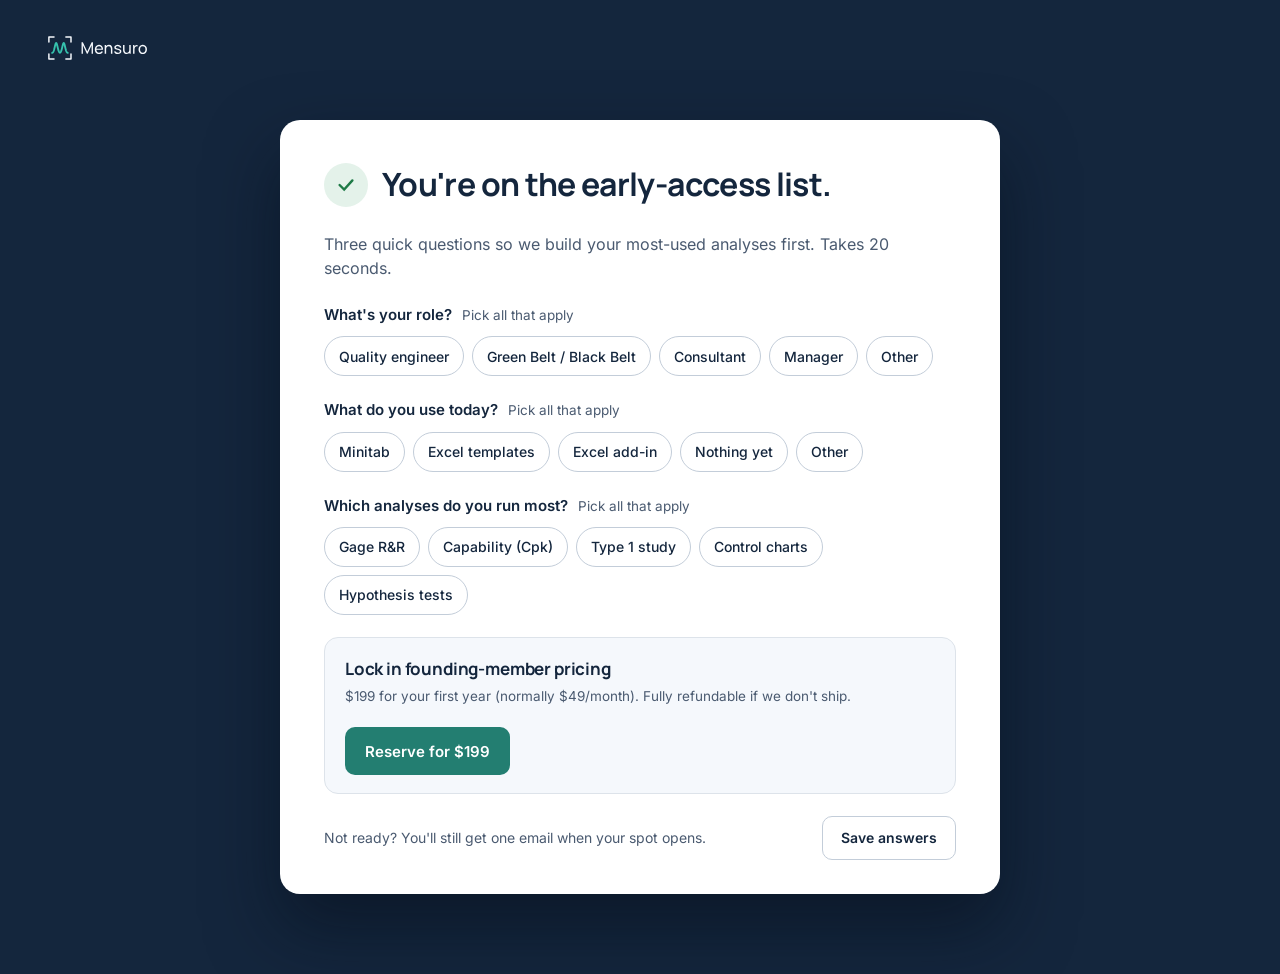
<file: thanks.html>
<!doctype html>
<html lang="en">
<head>
<meta charset="utf-8">
<meta name="viewport" content="width=device-width, initial-scale=1, viewport-fit=cover">
<title>You're on the list · Mensuro</title>
<meta name="robots" content="noindex">
<meta name="theme-color" content="#14263D">
<link rel="icon" href="assets/mensuro-favicon.svg" type="image/svg+xml">
<link rel="icon" href="assets/favicon-32.png" sizes="32x32" type="image/png">
<link rel="apple-touch-icon" href="assets/apple-touch-icon.png">
<link rel="stylesheet" href="assets/fonts.css?v=20261021a">
<link rel="stylesheet" href="assets/site.css?v=20261114a">
</head>
<body class="band-ink" style="background: var(--ink); min-height: 100vh">
<div class="band band-ink">
  <div class="wrap">
    <header class="nav">
      <a href="index.html" aria-label="Mensuro home"><img src="assets/mensuro-lockup-dark-bg.svg" alt="Mensuro" width="423" height="148"></a>
    </header>
    <main class="thanks">
      <form class="tcard" id="signup-details" name="signup-details" method="POST" data-netlify="true" netlify-honeypot="company-website">
        <input type="hidden" name="form-name" value="signup-details">
        <input type="hidden" name="email" value="">
        <input type="hidden" name="role" value="">
        <input type="hidden" name="current_tool" value="">
        <input type="hidden" name="top_analysis" value="">
        <p hidden><label>Leave this empty <input name="company-website"></label></p>

        <div class="tok">
          <div class="tick"><svg width="22" height="22" viewBox="0 0 24 24" fill="none" stroke="#1E7A46" stroke-width="2.6" stroke-linecap="round" aria-hidden="true"><path d="M5 12l5 5 9-10"/></svg></div>
          <h1>You're on the early-access list.</h1>
        </div>
        <p class="tsub">Three quick questions so we build your most-used analyses first. Takes 20 seconds.</p>

        <fieldset>
          <legend>What's your role? <span class="hint">Pick all that apply</span></legend>
          <div class="chips">
            <label class="chip"><input type="checkbox" name="role_pick" value="Quality engineer" id="role-qe"><span>Quality engineer</span></label>
            <label class="chip"><input type="checkbox" name="role_pick" value="Green Belt / Black Belt" id="role-belt"><span>Green Belt / Black Belt</span></label>
            <label class="chip"><input type="checkbox" name="role_pick" value="Consultant" id="role-consultant"><span>Consultant</span></label>
            <label class="chip"><input type="checkbox" name="role_pick" value="Manager" id="role-manager"><span>Manager</span></label>
            <label class="chip"><input type="checkbox" name="role_pick" value="Other" id="role-other"><span>Other</span></label>
          </div>
        </fieldset>

        <fieldset>
          <legend>What do you use today? <span class="hint">Pick all that apply</span></legend>
          <div class="chips">
            <label class="chip"><input type="checkbox" name="tool_pick" value="Minitab" id="tool-minitab"><span>Minitab</span></label>
            <label class="chip"><input type="checkbox" name="tool_pick" value="Excel templates" id="tool-excel"><span>Excel templates</span></label>
            <label class="chip"><input type="checkbox" name="tool_pick" value="Excel add-in" id="tool-addin"><span>Excel add-in</span></label>
            <label class="chip"><input type="checkbox" name="tool_pick" value="Nothing yet" id="tool-none"><span>Nothing yet</span></label>
            <label class="chip"><input type="checkbox" name="tool_pick" value="Other" id="tool-other"><span>Other</span></label>
          </div>
        </fieldset>

        <fieldset>
          <legend>Which analyses do you run most? <span class="hint">Pick all that apply</span></legend>
          <div class="chips">
            <label class="chip"><input type="checkbox" name="analysis_pick" value="Gage R&amp;R" id="an-grr"><span>Gage R&amp;R</span></label>
            <label class="chip"><input type="checkbox" name="analysis_pick" value="Capability (Cpk)" id="an-cpk"><span>Capability (Cpk)</span></label>
            <label class="chip"><input type="checkbox" name="analysis_pick" value="Type 1 study" id="an-t1"><span>Type 1 study</span></label>
            <label class="chip"><input type="checkbox" name="analysis_pick" value="Control charts" id="an-spc"><span>Control charts</span></label>
            <label class="chip"><input type="checkbox" name="analysis_pick" value="Hypothesis tests" id="an-tests"><span>Hypothesis tests</span></label>
          </div>
        </fieldset>

        <div class="offer">
          <div>
            <h2>Lock in founding-member pricing</h2>
            <p>$199 for your first year (normally $49/month). Fully refundable if we don't ship.</p>
            <p id="reserve-note" hidden>The founding pre-sale opens soon. We'll email you the link.</p>
          </div>
          <a class="btn-deep" id="reserve" href="#reserve">Reserve for $199</a>
        </div>

        <div class="tfoot">
          <span>Not ready? You'll still get one email when your spot opens.</span>
          <button class="btn-ghost" type="submit">Save answers</button>
        </div>
        <p class="saved" id="details-status" role="status" hidden></p>
      </form>
    </main>
  </div>
</div>
<script src="assets/site.js?v=20261028a"></script>
</body>
</html>
</file>
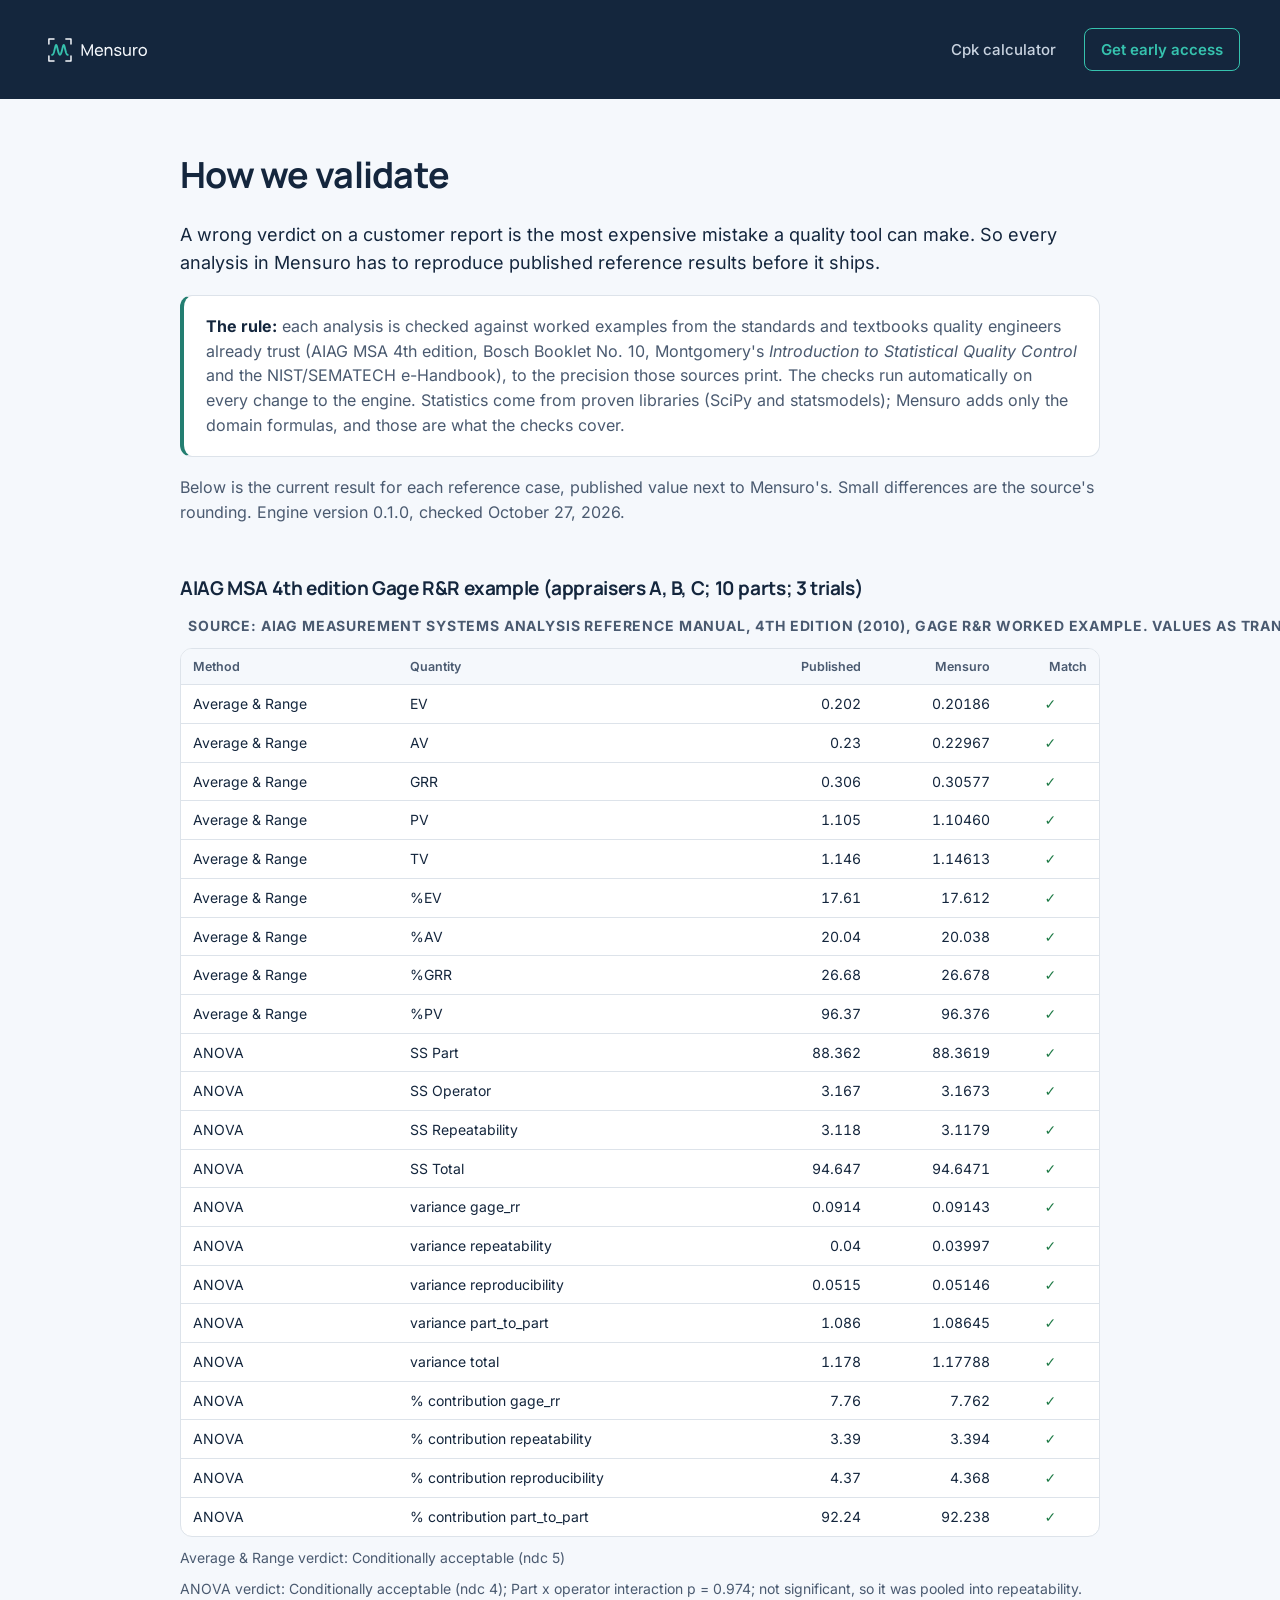
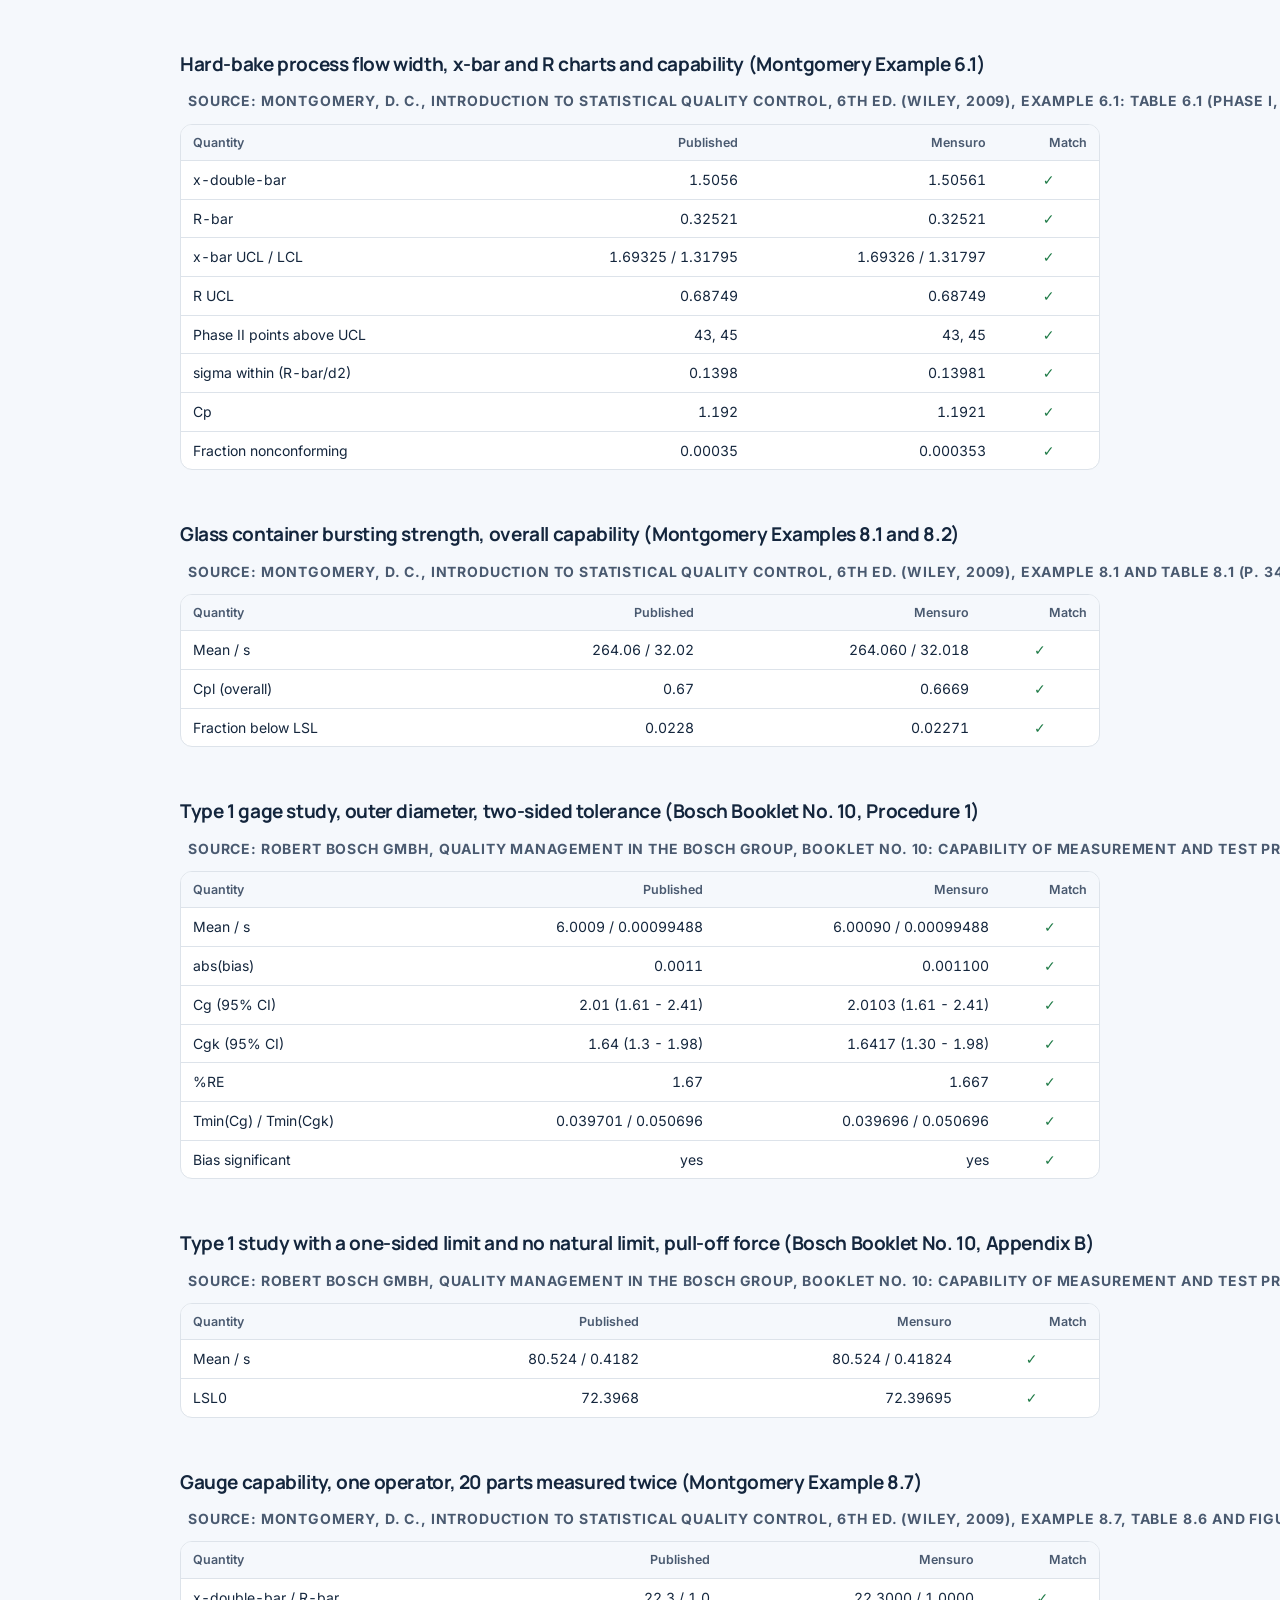
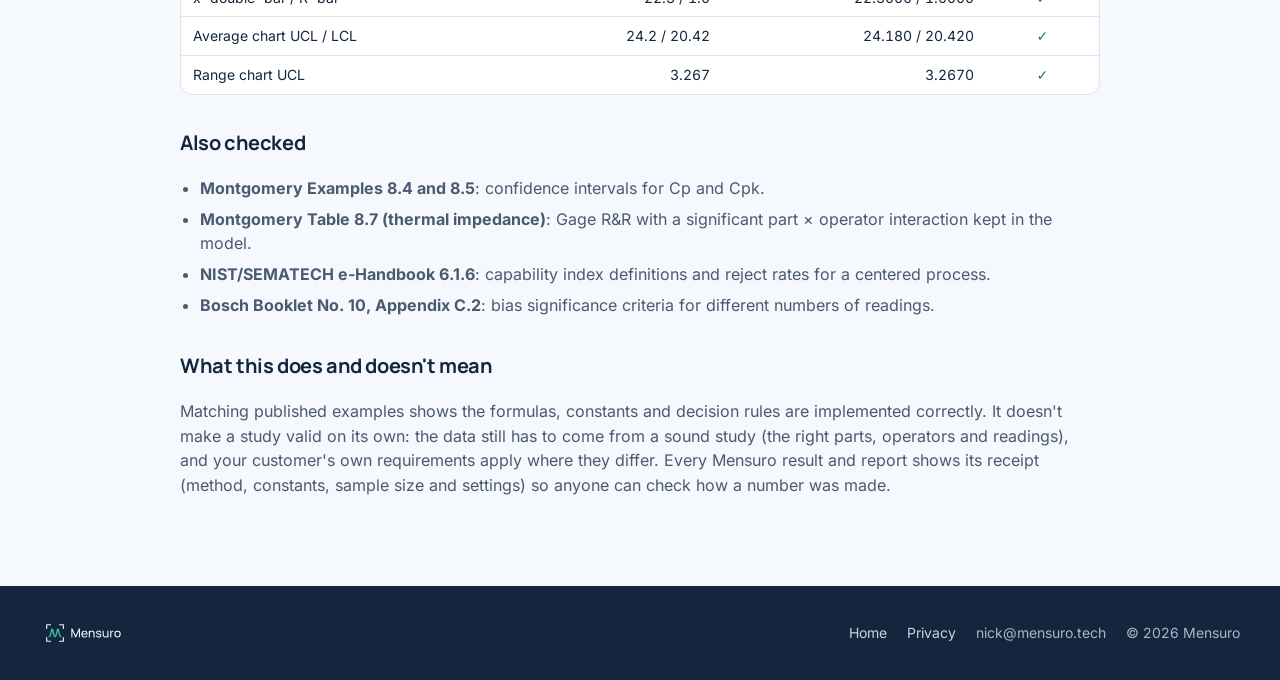
<file: validation.html>
<!doctype html>
<html lang="en">
<head>
<meta charset="utf-8">
<meta name="viewport" content="width=device-width, initial-scale=1, viewport-fit=cover">
<title>How we validate · Mensuro</title>
<meta name="description" content="Every Mensuro analysis must reproduce published reference results (AIAG MSA, Bosch Booklet No. 10, Montgomery, NIST) before it ships. Here are the cases and the results.">
<link rel="canonical" href="https://mensuro.tech/validation.html">
<meta name="theme-color" content="#14263D">
<link rel="icon" href="assets/mensuro-favicon.svg" type="image/svg+xml">
<link rel="stylesheet" href="assets/fonts.css?v=20261021a">
<link rel="stylesheet" href="assets/site.css?v=20261114a">
<style>
.legal.wide { max-width: 920px; }
.vcase { display: flex; flex-direction: column; gap: 10px; margin-top: 18px; }
.vcase h2 { font-size: 19px; }
.vcase .src, .vcase .note { font-size: 14px; color: var(--muted); }
.vscroll { overflow-x: auto; border: 1px solid var(--line); border-radius: 12px; background: var(--white); }
.vtable { width: 100%; border-collapse: collapse; font-size: 14px; font-variant-numeric: tabular-nums; }
.vtable th, .vtable td { padding: 8px 12px; text-align: right; border-bottom: 1px solid var(--line); white-space: nowrap; }
.vtable th:first-child, .vtable td:first-child { text-align: left; }
.vtable thead th { font-size: 12.5px; color: var(--muted); font-weight: 600; background: var(--paper); }
.vtable tr:last-child td { border-bottom: 0; }
.vtable.two th:nth-child(2), .vtable.two td:nth-child(2) { text-align: left; }
.vtable td.ok { color: var(--pass); font-weight: 700; text-align: center; }
.lead { font-size: 18px; color: var(--text) !important; }
.callout { background: var(--white); border: 1px solid var(--line); border-left: 3px solid var(--teal-deep); border-radius: 10px; padding: 14px 16px; }
</style>
</head>
<body>
<div class="band band-ink">
  <div class="wrap">
    <header class="nav">
      <a href="index.html" aria-label="Mensuro home"><img src="assets/mensuro-lockup-dark-bg.svg" alt="Mensuro" width="423" height="148"></a>
      <nav class="nav-links" aria-label="Main"><a href="cpk-calculator.html">Cpk calculator</a><a class="nav-cta" href="index.html#join">Get early access</a></nav>
    </header>
  </div>
</div>
<div class="band band-paper">
  <main class="wrap legal wide">
    <h1>How we validate</h1>
    <p class="lead">A wrong verdict on a customer report is the most expensive mistake a quality tool can make. So every analysis in Mensuro has to reproduce published reference results before it ships.</p>
    <div class="callout">
      <p><b>The rule:</b> each analysis is checked against worked examples from the standards and textbooks quality engineers already trust (AIAG MSA 4th edition, Bosch Booklet No. 10, Montgomery's <i>Introduction to Statistical Quality Control</i> and the NIST/SEMATECH e-Handbook), to the precision those sources print. The checks run automatically on every change to the engine. Statistics come from proven libraries (SciPy and statsmodels); Mensuro adds only the domain formulas, and those are what the checks cover.</p>
    </div>
    <p>Below is the current result for each reference case, published value next to Mensuro's. Small differences are the source's rounding. Engine version 0.1.0, checked October 27, 2026.</p>
    <section class="vcase"><h2>AIAG MSA 4th edition Gage R&amp;R example (appraisers A, B, C; 10 parts; 3 trials)</h2><p class="src">Source: AIAG Measurement Systems Analysis Reference Manual, 4th edition (2010), Gage R&amp;R worked example. Values as transcribed in SPC for Excel, 'Three Methods to Analyze Gage R&amp;R Studies', Tables 1, 2, 4 and 5.</p><div class="vscroll"><table class="vtable two"><thead><tr><th scope="col">Method</th><th scope="col">Quantity</th><th scope="col">Published</th><th scope="col">Mensuro</th><th scope="col">Match</th></tr></thead><tbody><tr><td>Average &amp; Range</td><td>EV</td><td>0.202</td><td>0.20186</td><td class="ok">✓</td></tr><tr><td>Average &amp; Range</td><td>AV</td><td>0.23</td><td>0.22967</td><td class="ok">✓</td></tr><tr><td>Average &amp; Range</td><td>GRR</td><td>0.306</td><td>0.30577</td><td class="ok">✓</td></tr><tr><td>Average &amp; Range</td><td>PV</td><td>1.105</td><td>1.10460</td><td class="ok">✓</td></tr><tr><td>Average &amp; Range</td><td>TV</td><td>1.146</td><td>1.14613</td><td class="ok">✓</td></tr><tr><td>Average &amp; Range</td><td>%EV</td><td>17.61</td><td>17.612</td><td class="ok">✓</td></tr><tr><td>Average &amp; Range</td><td>%AV</td><td>20.04</td><td>20.038</td><td class="ok">✓</td></tr><tr><td>Average &amp; Range</td><td>%GRR</td><td>26.68</td><td>26.678</td><td class="ok">✓</td></tr><tr><td>Average &amp; Range</td><td>%PV</td><td>96.37</td><td>96.376</td><td class="ok">✓</td></tr><tr><td>ANOVA</td><td>SS Part</td><td>88.362</td><td>88.3619</td><td class="ok">✓</td></tr><tr><td>ANOVA</td><td>SS Operator</td><td>3.167</td><td>3.1673</td><td class="ok">✓</td></tr><tr><td>ANOVA</td><td>SS Repeatability</td><td>3.118</td><td>3.1179</td><td class="ok">✓</td></tr><tr><td>ANOVA</td><td>SS Total</td><td>94.647</td><td>94.6471</td><td class="ok">✓</td></tr><tr><td>ANOVA</td><td>variance gage_rr</td><td>0.0914</td><td>0.09143</td><td class="ok">✓</td></tr><tr><td>ANOVA</td><td>variance repeatability</td><td>0.04</td><td>0.03997</td><td class="ok">✓</td></tr><tr><td>ANOVA</td><td>variance reproducibility</td><td>0.0515</td><td>0.05146</td><td class="ok">✓</td></tr><tr><td>ANOVA</td><td>variance part_to_part</td><td>1.086</td><td>1.08645</td><td class="ok">✓</td></tr><tr><td>ANOVA</td><td>variance total</td><td>1.178</td><td>1.17788</td><td class="ok">✓</td></tr><tr><td>ANOVA</td><td>% contribution gage_rr</td><td>7.76</td><td>7.762</td><td class="ok">✓</td></tr><tr><td>ANOVA</td><td>% contribution repeatability</td><td>3.39</td><td>3.394</td><td class="ok">✓</td></tr><tr><td>ANOVA</td><td>% contribution reproducibility</td><td>4.37</td><td>4.368</td><td class="ok">✓</td></tr><tr><td>ANOVA</td><td>% contribution part_to_part</td><td>92.24</td><td>92.238</td><td class="ok">✓</td></tr></tbody></table></div><p class="note">Average &amp; Range verdict: Conditionally acceptable (ndc 5)</p><p class="note">ANOVA verdict: Conditionally acceptable (ndc 4); Part x operator interaction p = 0.974; not significant, so it was pooled into repeatability.</p></section><section class="vcase"><h2>Hard-bake process flow width, x-bar and R charts and capability (Montgomery Example 6.1)</h2><p class="src">Source: Montgomery, D. C., Introduction to Statistical Quality Control, 6th ed. (Wiley, 2009), Example 6.1: Table 6.1 (Phase I, samples 1-25), Table 6.2 (Phase II, samples 26-45), pp. 232-237; capability on pp. 234 and 351.</p><div class="vscroll"><table class="vtable"><thead><tr><th scope="col">Quantity</th><th scope="col">Published</th><th scope="col">Mensuro</th><th scope="col">Match</th></tr></thead><tbody><tr><td>x-double-bar</td><td>1.5056</td><td>1.50561</td><td class="ok">✓</td></tr><tr><td>R-bar</td><td>0.32521</td><td>0.32521</td><td class="ok">✓</td></tr><tr><td>x-bar UCL / LCL</td><td>1.69325 / 1.31795</td><td>1.69326 / 1.31797</td><td class="ok">✓</td></tr><tr><td>R UCL</td><td>0.68749</td><td>0.68749</td><td class="ok">✓</td></tr><tr><td>Phase II points above UCL</td><td>43, 45</td><td>43, 45</td><td class="ok">✓</td></tr><tr><td>sigma within (R-bar/d2)</td><td>0.1398</td><td>0.13981</td><td class="ok">✓</td></tr><tr><td>Cp</td><td>1.192</td><td>1.1921</td><td class="ok">✓</td></tr><tr><td>Fraction nonconforming</td><td>0.00035</td><td>0.000353</td><td class="ok">✓</td></tr></tbody></table></div></section><section class="vcase"><h2>Glass container bursting strength, overall capability (Montgomery Examples 8.1 and 8.2)</h2><p class="src">Source: Montgomery, D. C., Introduction to Statistical Quality Control, 6th ed. (Wiley, 2009), Example 8.1 and Table 8.1 (p. 348), Example 8.2 (p. 352).</p><div class="vscroll"><table class="vtable"><thead><tr><th scope="col">Quantity</th><th scope="col">Published</th><th scope="col">Mensuro</th><th scope="col">Match</th></tr></thead><tbody><tr><td>Mean / s</td><td>264.06 / 32.02</td><td>264.060 / 32.018</td><td class="ok">✓</td></tr><tr><td>Cpl (overall)</td><td>0.67</td><td>0.6669</td><td class="ok">✓</td></tr><tr><td>Fraction below LSL</td><td>0.0228</td><td>0.02271</td><td class="ok">✓</td></tr></tbody></table></div></section><section class="vcase"><h2>Type 1 gage study, outer diameter, two-sided tolerance (Bosch Booklet No. 10, Procedure 1)</h2><p class="src">Source: Robert Bosch GmbH, Quality Management in the Bosch Group, Booklet No. 10: Capability of Measurement and Test Processes, edition 11.2019, chapter 4.1 example printout (p. 11) and Appendix B manual form (p. 35).</p><div class="vscroll"><table class="vtable"><thead><tr><th scope="col">Quantity</th><th scope="col">Published</th><th scope="col">Mensuro</th><th scope="col">Match</th></tr></thead><tbody><tr><td>Mean / s</td><td>6.0009 / 0.00099488</td><td>6.00090 / 0.00099488</td><td class="ok">✓</td></tr><tr><td>abs(bias)</td><td>0.0011</td><td>0.001100</td><td class="ok">✓</td></tr><tr><td>Cg (95% CI)</td><td>2.01 (1.61 - 2.41)</td><td>2.0103 (1.61 - 2.41)</td><td class="ok">✓</td></tr><tr><td>Cgk (95% CI)</td><td>1.64 (1.3 - 1.98)</td><td>1.6417 (1.30 - 1.98)</td><td class="ok">✓</td></tr><tr><td>%RE</td><td>1.67</td><td>1.667</td><td class="ok">✓</td></tr><tr><td>Tmin(Cg) / Tmin(Cgk)</td><td>0.039701 / 0.050696</td><td>0.039696 / 0.050696</td><td class="ok">✓</td></tr><tr><td>Bias significant</td><td>yes</td><td>yes</td><td class="ok">✓</td></tr></tbody></table></div></section><section class="vcase"><h2>Type 1 study with a one-sided limit and no natural limit, pull-off force (Bosch Booklet No. 10, Appendix B)</h2><p class="src">Source: Robert Bosch GmbH, Quality Management in the Bosch Group, Booklet No. 10: Capability of Measurement and Test Processes, edition 11.2019, Appendix B form 'Procedure 1 in case of a one-sided limit' (p. 42); formulas in chapter 4.1 (p. 9) and Appendix C.3 (pp. 44-45).</p><div class="vscroll"><table class="vtable"><thead><tr><th scope="col">Quantity</th><th scope="col">Published</th><th scope="col">Mensuro</th><th scope="col">Match</th></tr></thead><tbody><tr><td>Mean / s</td><td>80.524 / 0.4182</td><td>80.524 / 0.41824</td><td class="ok">✓</td></tr><tr><td>LSL0</td><td>72.3968</td><td>72.39695</td><td class="ok">✓</td></tr></tbody></table></div></section><section class="vcase"><h2>Gauge capability, one operator, 20 parts measured twice (Montgomery Example 8.7)</h2><p class="src">Source: Montgomery, D. C., Introduction to Statistical Quality Control, 6th ed. (Wiley, 2009), Example 8.7, Table 8.6 and Figure 8.14 (pp. 369-370).</p><div class="vscroll"><table class="vtable"><thead><tr><th scope="col">Quantity</th><th scope="col">Published</th><th scope="col">Mensuro</th><th scope="col">Match</th></tr></thead><tbody><tr><td>x-double-bar / R-bar</td><td>22.3 / 1.0</td><td>22.3000 / 1.0000</td><td class="ok">✓</td></tr><tr><td>Average chart UCL / LCL</td><td>24.2 / 20.42</td><td>24.180 / 20.420</td><td class="ok">✓</td></tr><tr><td>Range chart UCL</td><td>3.267</td><td>3.2670</td><td class="ok">✓</td></tr></tbody></table></div></section>
    <h2>Also checked</h2>
    <ul><li><b>Montgomery Examples 8.4 and 8.5</b>: confidence intervals for Cp and Cpk.</li><li><b>Montgomery Table 8.7 (thermal impedance)</b>: Gage R&amp;R with a significant part × operator interaction kept in the model.</li><li><b>NIST/SEMATECH e-Handbook 6.1.6</b>: capability index definitions and reject rates for a centered process.</li><li><b>Bosch Booklet No. 10, Appendix C.2</b>: bias significance criteria for different numbers of readings.</li></ul>
    <h2>What this does and doesn't mean</h2>
    <p>Matching published examples shows the formulas, constants and decision rules are implemented correctly. It doesn't make a study valid on its own: the data still has to come from a sound study (the right parts, operators and readings), and your customer's own requirements apply where they differ. Every Mensuro result and report shows its receipt (method, constants, sample size and settings) so anyone can check how a number was made.</p>
  </main>
</div>
<div class="band band-ink">
  <div class="wrap">
    <footer class="footer" style="border-top: 0">
      <img src="assets/mensuro-lockup-dark-bg.svg" alt="Mensuro" width="423" height="148">
      <nav aria-label="Footer"><a href="index.html">Home</a><a href="privacy.html">Privacy</a><span>nick@mensuro.tech</span><span>© 2026 Mensuro</span></nav>
    </footer>
  </div>
</div>
<script src="assets/site.js?v=20261028a"></script>
</body>
</html>
</file>
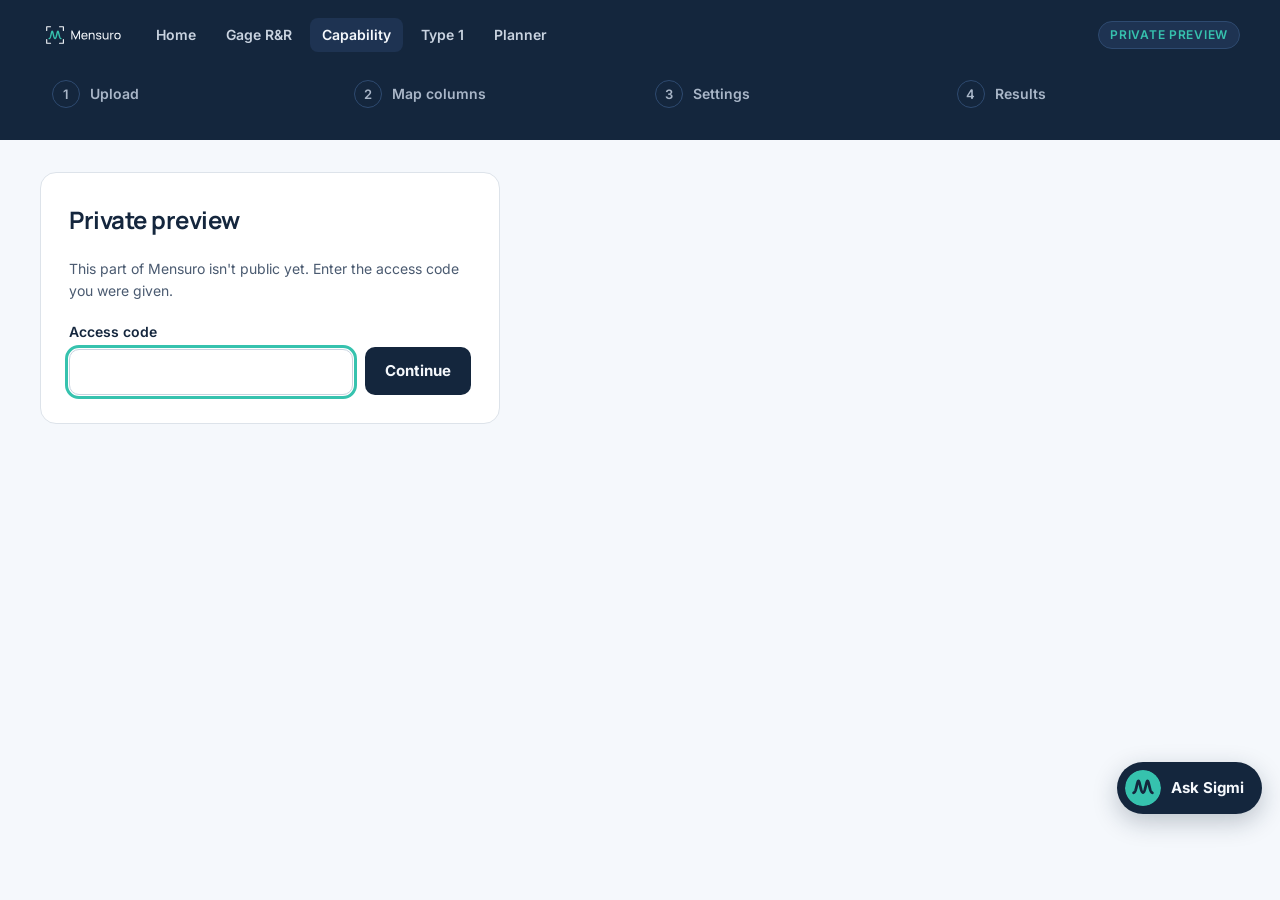
<file: app/capability.html>
<!doctype html>
<html lang="en">
<head>
<meta charset="utf-8">
<meta name="viewport" content="width=device-width, initial-scale=1, viewport-fit=cover">
<meta name="robots" content="noindex, nofollow">
<title>Capability · Mensuro preview</title>
<meta name="theme-color" content="#14263D">
<link rel="icon" href="../assets/mensuro-favicon.svg" type="image/svg+xml">
<link rel="icon" href="../assets/favicon-32.png" sizes="32x32" type="image/png">
<link rel="stylesheet" href="../assets/fonts.css?v=20261027a">
<link rel="stylesheet" href="app.css?v=20261113a">
</head>
<body data-tool="capability">

<div class="band band-ink">
  <div class="wrap">
    <header class="app-top">
      <div class="row" style="gap:18px">
        <a class="brand" href="../index.html" aria-label="Mensuro home"><img src="../assets/mensuro-lockup-dark-bg.svg" alt="Mensuro" width="423" height="148"></a>
        <nav class="app-nav" aria-label="Studies"><a href="./">Home</a><a href="gage-rr.html">Gage R&amp;R</a><a href="capability.html" aria-current="page">Capability</a><a href="type1.html">Type 1</a><a href="../study-planner.html">Planner</a></nav>
      </div>
      <div class="right">
        <span class="badge">Private preview</span>
        <button type="button" class="linklike" id="forget" hidden>Sign out</button>
      </div>
    </header>
    <ol class="stepper" id="stepper" aria-label="Progress">
      <li data-step="1"><span>Upload</span></li>
      <li data-step="2"><span>Map columns</span></li>
      <li data-step="3"><span>Settings</span></li>
      <li data-step="4"><span>Results</span></li>
    </ol>
  </div>
</div>

<main class="band band-paper">
  <div class="wrap app-main" id="main">

    <!-- access gate -->
    <section class="panel gate" id="gate" aria-labelledby="gate-title" hidden>
      <h2 id="gate-title">Private preview</h2>
      <p class="hint">This part of Mensuro isn't public yet. Enter the access code you were given.</p>
      <form id="gate-form" class="row" novalidate>
        <div class="field" style="flex: 1 1 220px">
          <label for="code">Access code</label>
          <input id="code" name="code" type="password" autocomplete="current-password" required>
        </div>
        <button class="btn btn-dark" type="submit" style="align-self: flex-end">Continue</button>
      </form>
      <p class="error-box" id="gate-error" role="alert" hidden></p>
    </section>

    <!-- 1. upload -->
    <section class="panel" id="s-upload" aria-labelledby="upload-title" hidden>
      <div class="head">
        <h2 id="upload-title">Upload your capability data</h2>
        <p class="lede">One column of readings (in time order, or with a subgroup column), or an x̄–R sheet with one row per subgroup. You'll check how Mensuro reads it before anything is calculated.</p>
      </div>
      <label class="drop" id="drop" for="file">
        <svg width="40" height="40" viewBox="0 0 24 24" fill="none" stroke="currentColor" stroke-width="1.6" stroke-linecap="round" stroke-linejoin="round" aria-hidden="true"><path d="M14 3H7a2 2 0 0 0-2 2v14a2 2 0 0 0 2 2h10a2 2 0 0 0 2-2V8z"/><path d="M14 3v5h5"/><path d="M12 17v-6"/><path d="m9.5 13.5 2.5-2.5 2.5 2.5"/></svg>
        <strong>Drop your file here</strong>
        <span class="hint">or <u>choose a file</u> · CSV or Excel (.xlsx), up to 3 MB</span>
        <input id="file" type="file" accept=".csv,.tsv,.txt,.xlsx,.xlsm,text/csv,application/vnd.openxmlformats-officedocument.spreadsheetml.sheet">
      </label>
      <div class="samples">
        <span>No file handy? Try an example (simulated bore diameters):</span>
        <button type="button" class="chip-btn" data-sample="samples/capability-example-subgroups.xlsx">x̄–R sheet (.xlsx)</button>
        <button type="button" class="chip-btn" data-sample="samples/capability-example-column.csv">One column (.csv)</button>
        <button type="button" class="chip-btn" data-sample="samples/capability-example-cavities.csv">4-cavity mold (.csv)</button>
      </div>
      <p class="busy" id="upload-busy" hidden>Reading your file…</p>
      <p class="error-box" id="upload-error" role="alert" hidden></p>
      <p class="privacy-note">
        <svg width="16" height="16" viewBox="0 0 24 24" fill="none" stroke="currentColor" stroke-width="2" stroke-linecap="round" stroke-linejoin="round" aria-hidden="true"><rect x="4" y="10" width="16" height="11" rx="2"/><path d="M8 10V7a4 4 0 0 1 8 0v3"/></svg>
        <span>Your file goes to the Mensuro server over an encrypted connection, is analysed in memory and is discarded as soon as the answer comes back. It is never saved, logged or shared.</span>
      </p>
    </section>

    <!-- 2. map columns -->
    <section class="panel" id="s-map" aria-labelledby="map-title" hidden>
      <div class="row spread">
        <div class="head">
          <h2 id="map-title">Check how Mensuro reads your file</h2>
          <p class="hint">We've made a first guess. Drag a role onto a column, tap a role then a column, or use the menu under each column name.</p>
        </div>
      </div>
      <div class="filebar" id="filebar"></div>
      <fieldset class="layouts" style="border:0;padding:0;margin:0">
        <legend class="hint" style="margin-bottom:8px">How is the file laid out?</legend>
        <label class="layout-opt">
          <input type="radio" name="layout" value="column">
          <span class="mini long" style="grid-template-columns: 9px" aria-hidden="true"><i class="v"></i><i class="v"></i><i class="v"></i><i class="v"></i><i class="v"></i></span>
          <span><b>One column of readings</b><span>Optionally with a subgroup column (time, lot, sample no.)</span></span>
        </label>
        <label class="layout-opt">
          <input type="radio" name="layout" value="rows">
          <span class="mini wide" style="grid-template-columns: repeat(6, 9px)" aria-hidden="true"><i class="p"></i><i class="v"></i><i class="v"></i><i class="v"></i><i class="v"></i><i class="v"></i><i class="p"></i><i class="v"></i><i class="v"></i><i class="v"></i><i class="v"></i><i class="v"></i></span>
          <span><b>One row per subgroup</b><span>Readings across columns (X1, X2, X3 …), like an x̄–R sheet</span></span>
        </label>
      </fieldset>
      <div class="palette" id="palette" aria-label="Column roles"></div>
      <div class="map-grid">
        <div style="min-width:0">
          <div class="table-wrap" id="table-wrap"></div>
        </div>
        <aside class="mcheck" id="check" aria-live="polite"></aside>
      </div>
      <div class="row spread">
        <button type="button" class="btn btn-ghost" id="back-upload">← Different file</button>
        <button type="button" class="btn btn-dark" id="to-settings">Continue →</button>
      </div>
    </section>

    <!-- 3. settings -->
    <section class="panel" id="s-settings" aria-labelledby="settings-title" hidden>
      <div class="head">
        <h2 id="settings-title">Study settings</h2>
        <p class="hint" id="settings-summary"></p>
      </div>
      <fieldset style="border:0;padding:0;margin:0;display:flex;flex-direction:column;gap:12px">
        <legend class="label" style="font-weight:700;font-size:16px;margin-bottom:10px">Specification limits</legend>
        <div class="spec">
          <div class="field"><label for="lsl">Lower spec (LSL)</label><input id="lsl" inputmode="decimal" autocomplete="off"></div>
          <div class="field"><label for="usl">Upper spec (USL)</label><input id="usl" inputmode="decimal" autocomplete="off"></div>
          <div class="field"><label for="unit">Unit</label><input id="unit" placeholder="mm" maxlength="20" autocomplete="off"></div>
        </div>
        <p class="hint">Give both limits, or just one for a one-sided characteristic (for example a minimum strength).</p>
      </fieldset>
      <fieldset style="border:0;padding:0;margin:0;display:flex;flex-direction:column;gap:10px">
        <legend class="label" style="font-weight:700;font-size:16px;margin-bottom:10px">Judge the verdict on</legend>
        <div class="methods">
          <label class="method"><input type="radio" name="vindex" value="Ppk" checked>
            <b>Ppk <em>Recommended</em></b>
            <span>Overall (long-term) variation. What PPAP initial process studies usually ask for.</span></label>
          <label class="method"><input type="radio" name="vindex" value="Cpk">
            <b>Cpk</b>
            <span>Within-subgroup (short-term) variation: what the process could do if it stayed stable.</span></label>
        </div>
        <p class="hint">Both are always calculated and shown; this only picks which one the verdict uses. Acceptance: above 1.67, 1.33 to 1.67 with customer approval, below 1.33 not acceptable.</p>
      </fieldset>
      <fieldset id="cavity-settings" style="border:0;padding:0;margin:0;display:flex;flex-direction:column;gap:10px" hidden>
        <legend class="label" style="font-weight:700;font-size:16px;margin-bottom:10px">Capability by cavity</legend>
        <div class="spec">
          <div class="field"><label for="group-name">Each group is a</label>
            <select id="group-name"><option>Cavity</option><option>Spindle</option><option>Nest</option><option>Fixture</option><option>Station</option><option>Die</option></select></div>
        </div>
        <p class="hint">Each group gets its own capability study and the verdict is the lowest one, so one off-center cavity can't hide behind a good combined number. All groups combined is shown for reference.</p>
      </fieldset>
      <p class="error-box" id="run-error" role="alert" hidden></p>
      <div class="row spread">
        <button type="button" class="btn btn-ghost" id="back-map">← Columns</button>
        <span class="row"><span class="busy" id="run-busy" hidden>Running the study…</span>
        <button type="button" class="btn" id="run">Run capability study</button></span>
      </div>
    </section>

    <!-- 4. results -->
    <div id="s-results" class="app-main" style="padding:0" hidden></div>

  </div>
</main>

<script src="app-config.js?v=20261029a"></script>
<script src="core.js?v=20261031a"></script>
<script src="capability.js?v=20261113a"></script>
<script src="sigmi.js?v=20261114a"></script>
</body>
</html>
</file>
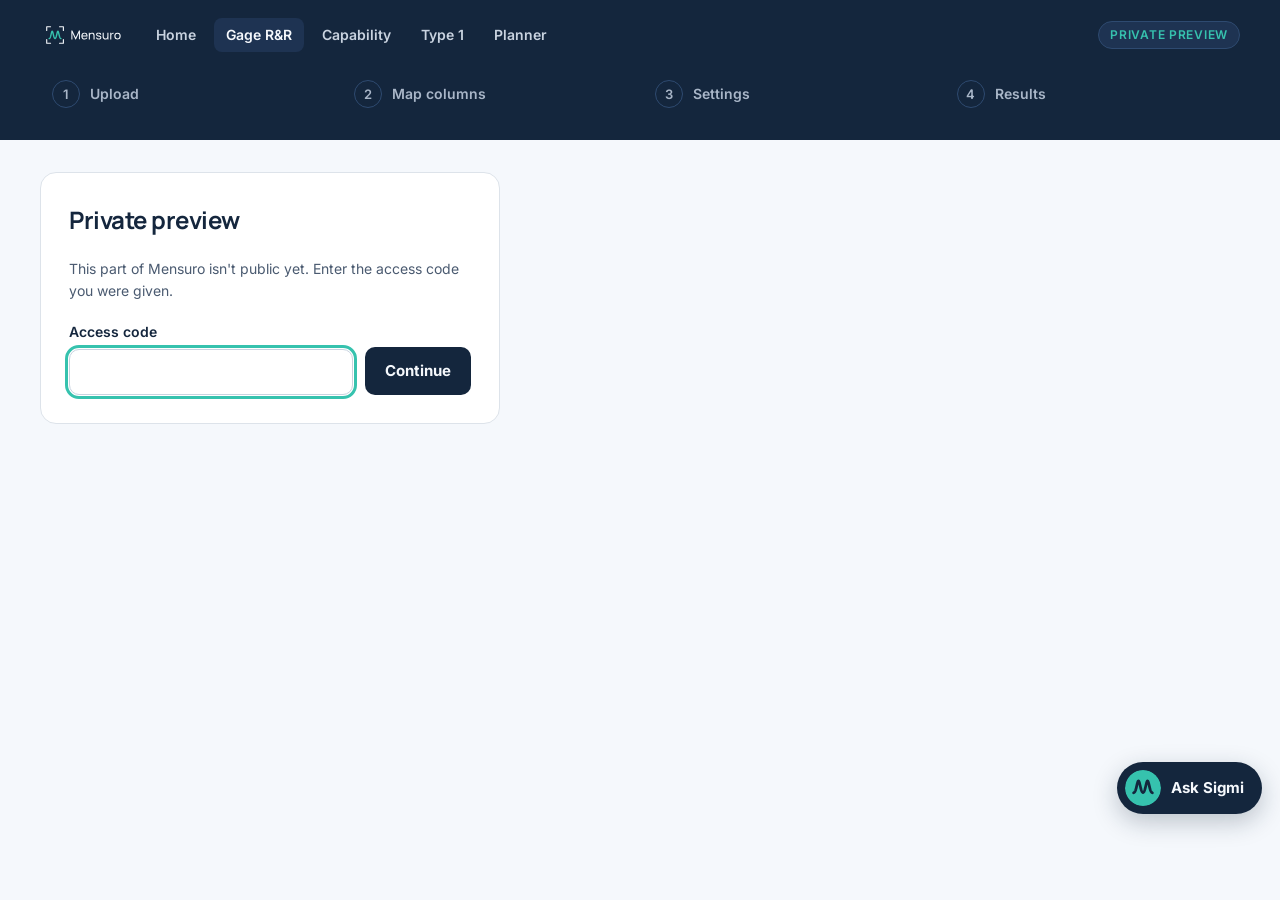
<file: app/gage-rr.html>
<!doctype html>
<html lang="en">
<head>
<meta charset="utf-8">
<meta name="viewport" content="width=device-width, initial-scale=1, viewport-fit=cover">
<meta name="robots" content="noindex, nofollow">
<title>Gage R&amp;R · Mensuro preview</title>
<meta name="theme-color" content="#14263D">
<link rel="icon" href="../assets/mensuro-favicon.svg" type="image/svg+xml">
<link rel="icon" href="../assets/favicon-32.png" sizes="32x32" type="image/png">
<link rel="stylesheet" href="../assets/fonts.css?v=20261027a">
<link rel="stylesheet" href="app.css?v=20261113a">
</head>
<body data-tool="grr">

<div class="band band-ink">
  <div class="wrap">
    <header class="app-top">
      <div class="row" style="gap:18px">
        <a class="brand" href="../index.html" aria-label="Mensuro home"><img src="../assets/mensuro-lockup-dark-bg.svg" alt="Mensuro" width="423" height="148"></a>
        <nav class="app-nav" aria-label="Studies"><a href="./">Home</a><a href="gage-rr.html" aria-current="page">Gage R&amp;R</a><a href="capability.html">Capability</a><a href="type1.html">Type 1</a><a href="../study-planner.html">Planner</a></nav>
      </div>
      <div class="right">
        <span class="badge">Private preview</span>
        <button type="button" class="linklike" id="forget" hidden>Sign out</button>
      </div>
    </header>
    <ol class="stepper" id="stepper" aria-label="Progress">
      <li data-step="1"><span>Upload</span></li>
      <li data-step="2"><span>Map columns</span></li>
      <li data-step="3"><span>Settings</span></li>
      <li data-step="4"><span>Results</span></li>
    </ol>
  </div>
</div>

<main class="band band-paper">
  <div class="wrap app-main" id="main">

    <!-- access gate -->
    <section class="panel gate" id="gate" aria-labelledby="gate-title" hidden>
      <h2 id="gate-title">Private preview</h2>
      <p class="hint">This part of Mensuro isn't public yet. Enter the access code you were given.</p>
      <form id="gate-form" class="row" novalidate>
        <div class="field" style="flex: 1 1 220px">
          <label for="code">Access code</label>
          <input id="code" name="code" type="password" autocomplete="current-password" required>
        </div>
        <button class="btn btn-dark" type="submit" style="align-self: flex-end">Continue</button>
      </form>
      <p class="error-box" id="gate-error" role="alert" hidden></p>
    </section>

    <!-- 1. upload -->
    <section class="panel" id="s-upload" aria-labelledby="upload-title" hidden>
      <div class="head">
        <h2 id="upload-title">Upload your Gage R&amp;R data</h2>
        <p class="lede">Any spreadsheet works: one row per reading, or the classic AIAG sheet with a column for each operator and trial. You'll check how Mensuro reads it before anything is calculated.</p>
      </div>
      <label class="drop" id="drop" for="file">
        <svg width="40" height="40" viewBox="0 0 24 24" fill="none" stroke="currentColor" stroke-width="1.6" stroke-linecap="round" stroke-linejoin="round" aria-hidden="true"><path d="M14 3H7a2 2 0 0 0-2 2v14a2 2 0 0 0 2 2h10a2 2 0 0 0 2-2V8z"/><path d="M14 3v5h5"/><path d="M12 17v-6"/><path d="m9.5 13.5 2.5-2.5 2.5 2.5"/></svg>
        <strong>Drop your file here</strong>
        <span class="hint">or <u>choose a file</u> · CSV or Excel (.xlsx), up to 3 MB</span>
        <input id="file" type="file" accept=".csv,.tsv,.txt,.xlsx,.xlsm,text/csv,application/vnd.openxmlformats-officedocument.spreadsheetml.sheet">
      </label>
      <div class="samples">
        <span>No file handy? Try the AIAG MSA worked example:</span>
        <button type="button" class="chip-btn" data-sample="samples/aiag-msa4-example-worksheet.xlsx">AIAG worksheet (.xlsx)</button>
        <button type="button" class="chip-btn" data-sample="samples/aiag-msa4-example-long.csv">One row per reading (.csv)</button>
      </div>
      <p class="busy" id="upload-busy" hidden>Reading your file…</p>
      <p class="error-box" id="upload-error" role="alert" hidden></p>
      <p class="privacy-note">
        <svg width="16" height="16" viewBox="0 0 24 24" fill="none" stroke="currentColor" stroke-width="2" stroke-linecap="round" stroke-linejoin="round" aria-hidden="true"><rect x="4" y="10" width="16" height="11" rx="2"/><path d="M8 10V7a4 4 0 0 1 8 0v3"/></svg>
        <span>Your file goes to the Mensuro server over an encrypted connection, is analysed in memory and is discarded as soon as the answer comes back. It is never saved, logged or shared.</span>
      </p>
    </section>

    <!-- 2. map columns -->
    <section class="panel" id="s-map" aria-labelledby="map-title" hidden>
      <div class="row spread">
        <div class="head">
          <h2 id="map-title">Check how Mensuro reads your file</h2>
          <p class="hint">We've made a first guess. Drag a role onto a column, tap a role then a column, or use the menu under each column name.</p>
        </div>
      </div>
      <div class="filebar" id="filebar"></div>
      <fieldset class="layouts" style="border:0;padding:0;margin:0">
        <legend class="hint" style="margin-bottom:8px">How is the file laid out?</legend>
        <label class="layout-opt">
          <input type="radio" name="layout" value="long">
          <span class="mini long" aria-hidden="true"><i class="p"></i><i class="o"></i><i class="t"></i><i class="v"></i><i class="p"></i><i class="o"></i><i class="t"></i><i class="v"></i><i class="p"></i><i class="o"></i><i class="t"></i><i class="v"></i></span>
          <span><b>One row per reading</b><span>Columns for part, operator, trial and the measured value</span></span>
        </label>
        <label class="layout-opt">
          <input type="radio" name="layout" value="wide">
          <span class="mini wide" aria-hidden="true"><i class="p"></i><i class="v"></i><i class="v"></i><i class="v"></i><i class="v"></i><i class="v"></i><i class="v"></i><i class="p"></i><i class="v"></i><i class="v"></i><i class="v"></i><i class="v"></i><i class="v"></i><i class="v"></i></span>
          <span><b>One row per part</b><span>A column for each operator and trial, like the AIAG sheet</span></span>
        </label>
      </fieldset>
      <div class="palette" id="palette" aria-label="Column roles"></div>
      <div class="map-grid">
        <div style="min-width:0">
          <div class="table-wrap" id="table-wrap"></div>
        </div>
        <aside class="mcheck" id="check" aria-live="polite"></aside>
      </div>
      <div class="row spread">
        <button type="button" class="btn btn-ghost" id="back-upload">← Different file</button>
        <button type="button" class="btn btn-dark" id="to-settings">Continue →</button>
      </div>
    </section>

    <!-- 3. settings -->
    <section class="panel" id="s-settings" aria-labelledby="settings-title" hidden>
      <div class="head">
        <h2 id="settings-title">Study settings</h2>
        <p class="hint" id="settings-summary"></p>
      </div>
      <fieldset style="border:0;padding:0;margin:0;display:flex;flex-direction:column;gap:10px">
        <legend class="label" style="font-weight:700;font-size:16px;margin-bottom:10px">Method</legend>
        <div class="methods">
          <label class="method"><input type="radio" name="method" value="anova" checked>
            <b>ANOVA <em>Recommended</em></b>
            <span>Two-way crossed ANOVA. Also tests whether operators measure some parts differently (part × operator interaction).</span></label>
          <label class="method"><input type="radio" name="method" value="average_range">
            <b>Average &amp; Range</b>
            <span>The classic AIAG worksheet method, using the K1, K2 and K3 constants.</span></label>
        </div>
      </fieldset>
      <fieldset style="border:0;padding:0;margin:0;display:flex;flex-direction:column;gap:12px">
        <legend class="label" style="font-weight:700;font-size:16px;margin-bottom:10px">Tolerance <span class="hint" style="font-weight:500">(optional)</span></legend>
        <div class="seg" role="radiogroup" aria-label="How to give the tolerance">
          <label><input type="radio" name="specmode" value="limits" checked>Spec limits</label>
          <label><input type="radio" name="specmode" value="width">Tolerance width</label>
        </div>
        <div class="spec">
          <div class="field" data-mode="limits"><label for="lsl">Lower spec (LSL)</label><input id="lsl" inputmode="decimal" autocomplete="off"></div>
          <div class="field" data-mode="limits"><label for="usl">Upper spec (USL)</label><input id="usl" inputmode="decimal" autocomplete="off"></div>
          <div class="field" data-mode="width" hidden><label for="tol">Tolerance (USL − LSL)</label><input id="tol" inputmode="decimal" autocomplete="off"></div>
          <div class="field"><label for="unit">Unit</label><input id="unit" placeholder="mm" maxlength="20" autocomplete="off"></div>
        </div>
        <p class="hint">With a tolerance, %GRR is judged against it (what most customers ask for). Without one, it's judged against the study variation.</p>
      </fieldset>
      <p class="error-box" id="run-error" role="alert" hidden></p>
      <div class="row spread">
        <button type="button" class="btn btn-ghost" id="back-map">← Columns</button>
        <span class="row"><span class="busy" id="run-busy" hidden>Running the study…</span>
        <button type="button" class="btn" id="run">Run Gage R&amp;R</button></span>
      </div>
    </section>

    <!-- 4. results -->
    <div id="s-results" class="app-main" style="padding:0" hidden></div>

  </div>
</main>

<script src="app-config.js?v=20261029a"></script>
<script src="core.js?v=20261031a"></script>
<script src="grr.js?v=20261029a"></script>
<script src="sigmi.js?v=20261114a"></script>
</body>
</html>
</file>
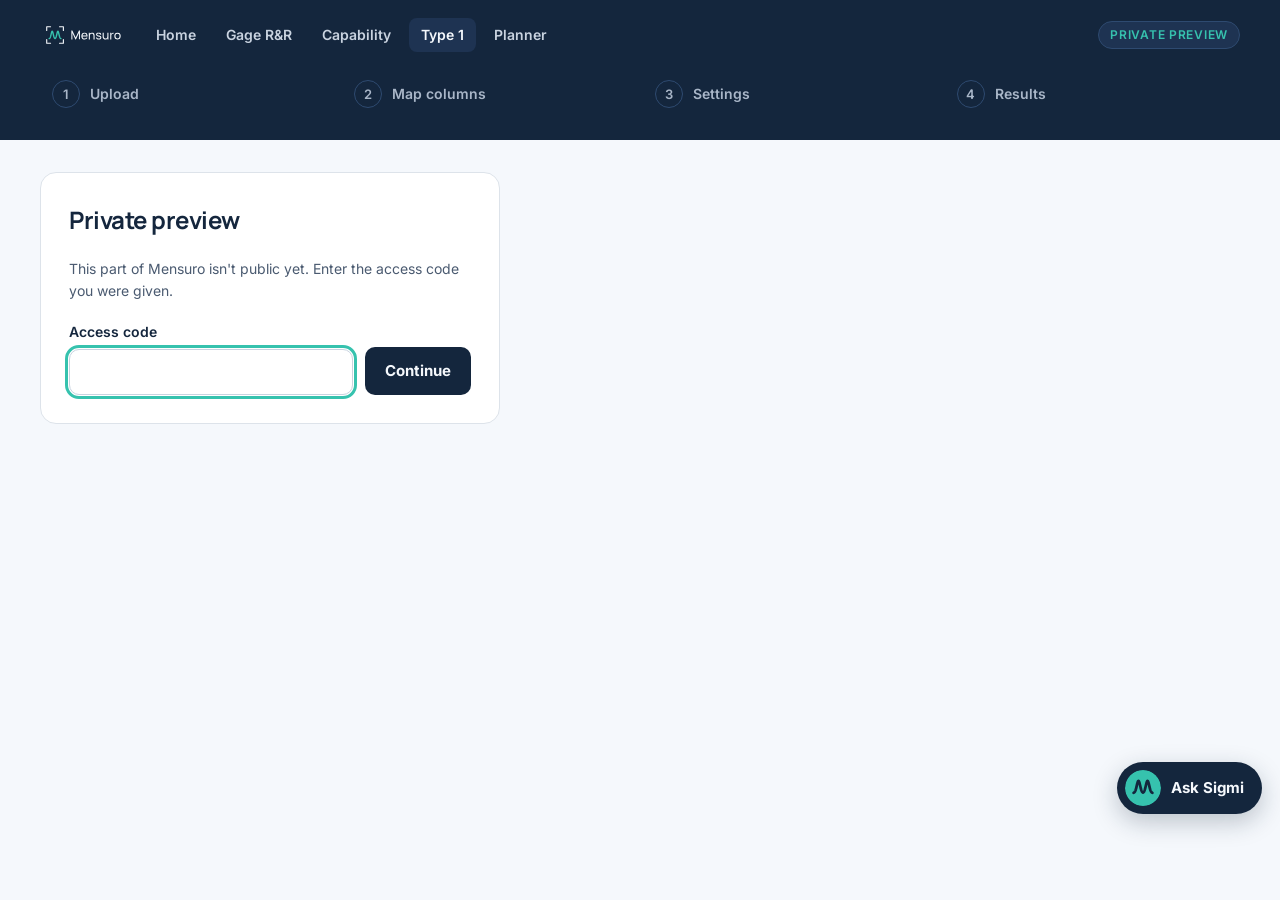
<file: app/type1.html>
<!doctype html>
<html lang="en">
<head>
<meta charset="utf-8">
<meta name="viewport" content="width=device-width, initial-scale=1, viewport-fit=cover">
<meta name="robots" content="noindex, nofollow">
<title>Type 1 · Mensuro preview</title>
<meta name="theme-color" content="#14263D">
<link rel="icon" href="../assets/mensuro-favicon.svg" type="image/svg+xml">
<link rel="icon" href="../assets/favicon-32.png" sizes="32x32" type="image/png">
<link rel="stylesheet" href="../assets/fonts.css?v=20261027a">
<link rel="stylesheet" href="app.css?v=20261113a">
</head>
<body data-tool="type1">

<div class="band band-ink">
  <div class="wrap">
    <header class="app-top">
      <div class="row" style="gap:18px">
        <a class="brand" href="../index.html" aria-label="Mensuro home"><img src="../assets/mensuro-lockup-dark-bg.svg" alt="Mensuro" width="423" height="148"></a>
        <nav class="app-nav" aria-label="Studies"><a href="./">Home</a><a href="gage-rr.html">Gage R&amp;R</a><a href="capability.html">Capability</a><a href="type1.html" aria-current="page">Type 1</a><a href="../study-planner.html">Planner</a></nav>
      </div>
      <div class="right">
        <span class="badge">Private preview</span>
        <button type="button" class="linklike" id="forget" hidden>Sign out</button>
      </div>
    </header>
    <ol class="stepper" id="stepper" aria-label="Progress">
      <li data-step="1"><span>Upload</span></li>
      <li data-step="2"><span>Map columns</span></li>
      <li data-step="3"><span>Settings</span></li>
      <li data-step="4"><span>Results</span></li>
    </ol>
  </div>
</div>

<main class="band band-paper">
  <div class="wrap app-main" id="main">

    <!-- access gate -->
    <section class="panel gate" id="gate" aria-labelledby="gate-title" hidden>
      <h2 id="gate-title">Private preview</h2>
      <p class="hint">This part of Mensuro isn't public yet. Enter the access code you were given.</p>
      <form id="gate-form" class="row" novalidate>
        <div class="field" style="flex: 1 1 220px">
          <label for="code">Access code</label>
          <input id="code" name="code" type="password" autocomplete="current-password" required>
        </div>
        <button class="btn btn-dark" type="submit" style="align-self: flex-end">Continue</button>
      </form>
      <p class="error-box" id="gate-error" role="alert" hidden></p>
    </section>

    <!-- 1. upload -->
    <section class="panel" id="s-upload" aria-labelledby="upload-title" hidden>
      <div class="head">
        <h2 id="upload-title">Upload your Type 1 study</h2>
        <p class="lede">Repeated readings of one calibrated reference part, in one column: at least 25, ideally 50, with the part removed and re-clamped between readings (Bosch Booklet No. 10, Procedure 1).</p>
      </div>
      <label class="drop" id="drop" for="file">
        <svg width="40" height="40" viewBox="0 0 24 24" fill="none" stroke="currentColor" stroke-width="1.6" stroke-linecap="round" stroke-linejoin="round" aria-hidden="true"><path d="M14 3H7a2 2 0 0 0-2 2v14a2 2 0 0 0 2 2h10a2 2 0 0 0 2-2V8z"/><path d="M14 3v5h5"/><path d="M12 17v-6"/><path d="m9.5 13.5 2.5-2.5 2.5 2.5"/></svg>
        <strong>Drop your file here</strong>
        <span class="hint">or <u>choose a file</u> · CSV or Excel (.xlsx), up to 3 MB</span>
        <input id="file" type="file" accept=".csv,.tsv,.txt,.xlsx,.xlsm,text/csv,application/vnd.openxmlformats-officedocument.spreadsheetml.sheet">
      </label>
      <div class="samples">
        <span>No file handy? Try the example (simulated outer diameter, 50 readings):</span>
        <button type="button" class="chip-btn" data-sample="samples/type1-example.csv">Type 1 readings (.csv)</button>
      </div>
      <p class="busy" id="upload-busy" hidden>Reading your file…</p>
      <p class="error-box" id="upload-error" role="alert" hidden></p>
      <p class="privacy-note">
        <svg width="16" height="16" viewBox="0 0 24 24" fill="none" stroke="currentColor" stroke-width="2" stroke-linecap="round" stroke-linejoin="round" aria-hidden="true"><rect x="4" y="10" width="16" height="11" rx="2"/><path d="M8 10V7a4 4 0 0 1 8 0v3"/></svg>
        <span>Your file goes to the Mensuro server over an encrypted connection, is analysed in memory and is discarded as soon as the answer comes back. It is never saved, logged or shared.</span>
      </p>
    </section>

    <!-- 2. map columns -->
    <section class="panel" id="s-map" aria-labelledby="map-title" hidden>
      <div class="row spread">
        <div class="head">
          <h2 id="map-title">Check how Mensuro reads your file</h2>
          <p class="hint">We've made a first guess. Drag a role onto a column, tap a role then a column, or use the menu under each column name.</p>
        </div>
      </div>
      <div class="filebar" id="filebar"></div>

      <div class="palette" id="palette" aria-label="Column roles"></div>
      <div class="map-grid">
        <div style="min-width:0">
          <div class="table-wrap" id="table-wrap"></div>
        </div>
        <aside class="mcheck" id="check" aria-live="polite"></aside>
      </div>
      <div class="row spread">
        <button type="button" class="btn btn-ghost" id="back-upload">← Different file</button>
        <button type="button" class="btn btn-dark" id="to-settings">Continue →</button>
      </div>
    </section>

    <!-- 3. settings -->
    <section class="panel" id="s-settings" aria-labelledby="settings-title" hidden>
      <div class="head">
        <h2 id="settings-title">Study settings</h2>
        <p class="hint" id="settings-summary"></p>
      </div>
      <fieldset style="border:0;padding:0;margin:0;display:flex;flex-direction:column;gap:12px">
        <legend class="label" style="font-weight:700;font-size:16px;margin-bottom:10px">Reference part and tolerance</legend>
        <div class="spec">
          <div class="field"><label for="ref">Reference value <span class="hint">(required)</span></label><input id="ref" inputmode="decimal" autocomplete="off"><small>From the reference part's calibration certificate</small></div>
          <div class="field"><label for="lsl">Lower spec (LSL)</label><input id="lsl" inputmode="decimal" autocomplete="off"></div>
          <div class="field"><label for="usl">Upper spec (USL)</label><input id="usl" inputmode="decimal" autocomplete="off"></div>
          <div class="field"><label for="unit">Unit</label><input id="unit" placeholder="mm" maxlength="20" autocomplete="off"></div>
          <div class="field"><label for="res">Gage resolution <span class="hint">(optional)</span></label><input id="res" inputmode="decimal" autocomplete="off" placeholder="e.g. 0.001"><small>Checked against 5% of the tolerance</small></div>
          <div class="field"><label for="minimum">Required Cg and Cgk</label><select id="minimum"><option value="1.33" selected>1.33 (Booklet 10 default)</option><option value="1.67">1.67</option><option value="2.0">2.00</option></select></div>
        </div>
        <details class="more">
          <summary>One-sided tolerance?</summary>
          <div class="spec" style="margin-top:12px">
            <div class="field"><label for="nat">Natural limit</label><input id="nat" inputmode="decimal" autocomplete="off" placeholder="e.g. 0"><small>A physical limit on the side without a spec limit (0 for roughness, runout…)</small></div>
            <div class="field"><label for="cal">Calibration uncertainty</label><input id="cal" inputmode="decimal" autocomplete="off"><small>Used for the acceptance limit when there's no natural limit</small></div>
          </div>
        </details>
      </fieldset>
      <p class="error-box" id="run-error" role="alert" hidden></p>
      <div class="row spread">
        <button type="button" class="btn btn-ghost" id="back-map">← Columns</button>
        <span class="row"><span class="busy" id="run-busy" hidden>Running the study…</span>
        <button type="button" class="btn" id="run">Run Type 1 study</button></span>
      </div>
    </section>

    <!-- 4. results -->
    <div id="s-results" class="app-main" style="padding:0" hidden></div>

  </div>
</main>

<script src="app-config.js?v=20261029a"></script>
<script src="core.js?v=20261031a"></script>
<script src="type1.js?v=20261029a"></script>
<script src="sigmi.js?v=20261114a"></script>
</body>
</html>
</file>
<file: assets/fonts.css>
/* Self-hosted fonts (SIL Open Font License; see fonts/LICENSE-*.txt). No third-party font requests. */
@font-face { font-family: 'Inter'; font-style: normal; font-weight: 400; font-display: swap; src: url(fonts/inter-latin-400-normal.woff2) format('woff2'); }
@font-face { font-family: 'Inter'; font-style: normal; font-weight: 500; font-display: swap; src: url(fonts/inter-latin-500-normal.woff2) format('woff2'); }
@font-face { font-family: 'Inter'; font-style: normal; font-weight: 600; font-display: swap; src: url(fonts/inter-latin-600-normal.woff2) format('woff2'); }
@font-face { font-family: 'Inter'; font-style: normal; font-weight: 700; font-display: swap; src: url(fonts/inter-latin-700-normal.woff2) format('woff2'); }
@font-face { font-family: 'Inter'; font-style: italic; font-weight: 400; font-display: swap; src: url(fonts/inter-latin-400-italic.woff2) format('woff2'); }
@font-face { font-family: 'Manrope'; font-style: normal; font-weight: 500; font-display: swap; src: url(fonts/manrope-latin-500-normal.woff2) format('woff2'); }
@font-face { font-family: 'Manrope'; font-style: normal; font-weight: 600; font-display: swap; src: url(fonts/manrope-latin-600-normal.woff2) format('woff2'); }
@font-face { font-family: 'Manrope'; font-style: normal; font-weight: 700; font-display: swap; src: url(fonts/manrope-latin-700-normal.woff2) format('woff2'); }
</file>
<file: assets/site.css>
/* Mensuro marketing site.
   Layout: dark ink hero and Sigmi band bracket light working sections; one 1200px column with a 16px+ gutter.
   Single-theme by design (brand guide colors), so every color is set explicitly. */
:root {
  --ink: #14263D;
  --ink-2: #1E3352;
  --ink-3: #22385A;
  --ink-line: #2E4A70;
  --teal: #36C2AE;
  --teal-deep: #237E71;
  --teal-tint: #E6F3F1;
  --paper: #F5F8FC;
  --white: #FFFFFF;
  --text: #14263D;
  --muted: #4A5A70;
  --line: #DDE3EA;
  --on-dark: #F5F8FC;
  --on-dark-2: #C9D3E0;
  --on-dark-3: #A9B6C8;
  --pass: #1E7A46;
  --cond: #8A5A00;
  --cond-tint: #FBF1DC;
  --display: 'Manrope', 'Segoe UI', system-ui, sans-serif;
  --body: 'Inter', 'Segoe UI', system-ui, -apple-system, sans-serif;
  --gutter-l: max(16px, env(safe-area-inset-left, 0px));
  --gutter-r: max(16px, env(safe-area-inset-right, 0px));
}

* { box-sizing: border-box; }
html { scroll-behavior: smooth; }
@media (prefers-reduced-motion: reduce) { html { scroll-behavior: auto; } }
body { margin: 0; background: var(--paper); color: var(--text); font-family: var(--body); font-size: 16px; line-height: 1.55; -webkit-font-smoothing: antialiased; }
img { max-width: 100%; height: auto; display: block; }
a { color: var(--teal-deep); }
a:focus-visible, button:focus-visible, input:focus-visible, summary:focus-visible, label:focus-within { outline: 3px solid var(--teal); outline-offset: 2px; }
h1, h2, h3 { font-family: var(--display); letter-spacing: -0.02em; text-wrap: balance; margin: 0; }
p { margin: 0; }
.num { font-variant-numeric: tabular-nums; }

.band { padding-left: var(--gutter-l); padding-right: var(--gutter-r); }
.band-ink { background: var(--ink); color: var(--on-dark); }
.band-paper { background: var(--paper); }
.band-white { background: var(--white); }
.wrap { max-width: 1200px; margin: 0 auto; }
.section { padding-block: 88px; display: flex; flex-direction: column; gap: 40px; }
.eyebrow { font-size: 13px; font-weight: 600; letter-spacing: 0.08em; text-transform: uppercase; color: var(--teal-deep); }
.band-ink .eyebrow { color: var(--teal); }
.h2 { font-size: clamp(30px, 4vw, 42px); font-weight: 700; line-height: 1.12; }
.lede { font-size: 18px; color: var(--muted); max-width: 640px; }
.band-ink .lede { color: var(--on-dark-2); }
.head { display: flex; flex-direction: column; gap: 14px; }

/* nav */
.nav { display: flex; align-items: center; justify-content: space-between; gap: 20px; padding-block: 28px; flex-wrap: wrap; }
.nav img { height: 40px; width: auto; }
.nav-links { display: flex; align-items: center; gap: 28px; flex-wrap: wrap; }
.nav-links a { color: var(--on-dark-2); text-decoration: none; font-size: 15px; font-weight: 500; }
.nav-links a:hover { color: var(--on-dark); }
.nav-links .nav-cta { color: var(--teal); border: 1px solid var(--teal); border-radius: 8px; padding: 9px 16px; font-weight: 600; }
@media (max-width: 760px) { .nav-links a:not(.nav-cta) { display: none; } }

/* hero */
.hero { display: grid; grid-template-columns: minmax(0, 1fr) minmax(0, 0.95fr); gap: 48px; align-items: center; padding-block: 40px 96px; }
.hero-copy { display: flex; flex-direction: column; gap: 20px; min-width: 0; }
.hero h1 { font-size: clamp(38px, 5.2vw, 58px); line-height: 1.05; color: var(--on-dark); }
.hero .sub { font-size: 19px; color: var(--on-dark-2); max-width: 560px; }

.join { display: flex; flex-direction: column; gap: 12px; margin-top: 8px; max-width: 580px; }
.join-label { display: flex; align-items: center; gap: 12px; flex-wrap: wrap; font-family: var(--display); font-weight: 700; font-size: 18px; color: var(--on-dark); }
.when { font-family: var(--body); font-size: 12.5px; font-weight: 600; color: var(--teal); background: var(--ink-2); border: 1px solid var(--ink-line); border-radius: 20px; padding: 3px 10px; }
.join-row { display: flex; gap: 10px; flex-wrap: wrap; }
.join-row input { flex: 1 1 240px; min-width: 0; height: 56px; border-radius: 10px; border: 1px solid transparent; background: var(--paper); color: var(--text); font: inherit; font-size: 16px; padding: 0 18px; }
.join-row input::placeholder { color: #6B7A8F; }
.btn { height: 56px; padding: 0 24px; border-radius: 10px; border: 0; background: var(--teal); color: var(--ink); font: inherit; font-weight: 700; font-size: 16px; display: inline-flex; align-items: center; justify-content: center; gap: 8px; cursor: pointer; text-decoration: none; }
.btn:hover { background: #4FD0BD; }
.btn svg { flex: none; }
.micro { font-size: 13.5px; color: var(--on-dark-3); }
.micro b { color: var(--on-dark); font-weight: 600; }
.micro .price { color: var(--teal); }
.form-error { font-size: 14px; color: #FFB4A8; }
.founder { font-size: 15px; font-style: italic; color: var(--on-dark-2); padding-top: 14px; border-top: 1px solid var(--ink-3); max-width: 580px; }
.trust { display: flex; flex-wrap: wrap; gap: 10px 24px; font-size: 14px; color: var(--on-dark-3); list-style: none; padding: 0; margin: 0; }
.trust li { display: flex; align-items: center; gap: 8px; }
.trust li::before { content: ""; width: 6px; height: 6px; border-radius: 3px; background: var(--teal); }

.hero-visual { position: relative; min-height: 600px; min-width: 0; }
.sheet { position: absolute; right: 0; top: 0; width: 72%; max-width: 384px; transform: rotate(5deg); border-radius: 6px; overflow: hidden; box-shadow: 0 20px 44px rgba(4, 12, 24, 0.35); filter: brightness(0.82) saturate(0.85); }
.sheet-tag { position: absolute; right: 2%; top: -26px; transform: rotate(5deg); white-space: nowrap; background: var(--ink-3); border: 1px solid var(--ink-line); color: var(--on-dark); font-size: 13px; font-weight: 600; padding: 7px 12px; border-radius: 20px; display: flex; align-items: center; gap: 8px; z-index: 1; }
.card { position: absolute; left: 0; top: 150px; width: min(452px, 92%); background: var(--white); color: var(--text); border-radius: 18px; padding: 26px 28px 22px; display: flex; flex-direction: column; gap: 18px; box-shadow: 0 34px 70px rgba(4, 12, 24, 0.5); z-index: 2; }
.card-top { display: flex; justify-content: space-between; align-items: flex-start; gap: 12px; }
.card-label { font-size: 11px; font-weight: 600; letter-spacing: 0.08em; text-transform: uppercase; color: var(--muted); }
.card-title { font-family: var(--display); font-weight: 700; font-size: 21px; margin-top: 4px; }
.pill-cond { flex: none; padding: 6px 10px; border-radius: 6px; background: var(--cond); color: var(--white); font-size: 11px; font-weight: 600; letter-spacing: 0.05em; }
.kpis { display: grid; grid-template-columns: repeat(3, minmax(0, 1fr)); gap: 12px; }
.kv { font-family: var(--display); font-weight: 700; font-size: clamp(28px, 3vw, 38px); line-height: 1.1; font-variant-numeric: tabular-nums; }
.kl { font-size: 12px; color: var(--muted); }
.bars { display: flex; flex-direction: column; gap: 8px; }
.bar { display: grid; grid-template-columns: 96px minmax(0, 1fr) 44px; align-items: center; gap: 10px; font-size: 12px; color: var(--muted); }
.bar .track { height: 10px; background: #EEF2F6; border-radius: 5px; }
.bar .fill { height: 10px; background: var(--teal-deep); border-radius: 5px; }
.bar .v { text-align: right; font-variant-numeric: tabular-nums; }
.card-foot { display: flex; align-items: center; gap: 8px; padding-top: 12px; border-top: 1px solid #E3E8EE; font-size: 11px; color: var(--muted); }
.card-foot img { height: 14px; width: auto; }
.bubble { position: absolute; left: -40px; top: 450px; width: min(420px, 96%); display: flex; gap: 12px; align-items: flex-start; background: var(--ink-3); border: 1px solid var(--ink-line); border-radius: 16px 16px 16px 4px; padding: 14px 16px; box-shadow: 0 18px 40px rgba(4, 12, 24, 0.4); z-index: 3; }
.bubble img { width: 34px; height: 34px; flex: none; }
.who { font-size: 13px; font-weight: 600; color: var(--teal); }
.said { font-size: 14.5px; line-height: 1.45; color: var(--on-dark); }
.receipt { font-size: 12px; color: var(--on-dark-3); margin-top: 4px; }
.example-note { position: absolute; right: 0; top: 580px; font-size: 12px; letter-spacing: 0.04em; text-transform: uppercase; color: #7F8EA3; }

@media (max-width: 980px) {
  .hero { grid-template-columns: minmax(0, 1fr); padding-block: 24px 64px; }
  .hero-visual { min-height: 0; display: flex; flex-direction: column; gap: 16px; }
  .sheet, .sheet-tag { display: none; }
  .card, .bubble, .example-note { position: static; width: 100%; max-width: 520px; }
  .bubble { margin-top: -28px; margin-left: 16px; width: auto; max-width: 480px; }
}

/* problem */
.problems { display: grid; grid-template-columns: repeat(3, minmax(0, 1fr)); gap: 16px; }
.problem { background: var(--white); border: 1px solid var(--line); border-radius: 14px; padding: 24px; display: flex; flex-direction: column; gap: 8px; }
.problem h3 { font-size: 19px; }
.problem p { color: var(--muted); font-size: 15.5px; }

/* steps */
.steps { display: grid; grid-template-columns: repeat(3, minmax(0, 1fr)); gap: 20px; }
.step { display: flex; flex-direction: column; gap: 16px; min-width: 0; }
.step-visual { background: var(--paper); border: 1px solid var(--line); border-radius: 14px; height: 220px; padding: 20px; display: flex; flex-direction: column; justify-content: center; gap: 10px; overflow: hidden; }
.step-num { width: 30px; height: 30px; border-radius: 15px; background: var(--teal-deep); color: var(--white); font-weight: 700; font-size: 14px; display: inline-flex; align-items: center; justify-content: center; }
.step-head { display: flex; align-items: center; gap: 12px; }
.step h3 { font-size: 20px; }
.step p { color: var(--muted); font-size: 15.5px; }
.file-chip { display: flex; flex-direction: column; align-items: flex-start; gap: 2px; background: var(--white); border: 1px solid var(--line); border-radius: 10px; padding: 10px 12px; font-size: 14px; font-weight: 600; }
.file-chip small { display: block; font-weight: 400; color: var(--muted); font-size: 12.5px; }
.check { display: flex; align-items: center; gap: 8px; font-size: 13.5px; color: var(--text); }
.check::before { content: ""; width: 16px; height: 16px; flex: none; border-radius: 8px; background: var(--pass) url("data:image/svg+xml,%3Csvg xmlns='http://www.w3.org/2000/svg' viewBox='0 0 24 24' fill='none' stroke='white' stroke-width='3.5' stroke-linecap='round'%3E%3Cpath d='M6 12l4 4 8-9'/%3E%3C/svg%3E") center / 11px no-repeat; }
.mini-msg { align-self: flex-end; background: var(--ink); color: var(--on-dark); font-size: 13.5px; padding: 9px 13px; border-radius: 12px 12px 3px 12px; max-width: 90%; }
.mini-reply { display: flex; gap: 8px; align-items: flex-start; }
.mini-reply img { width: 26px; height: 26px; flex: none; }
.mini-reply div { background: var(--white); border: 1px solid var(--line); font-size: 13px; padding: 9px 12px; border-radius: 12px 12px 12px 3px; line-height: 1.45; }
.step-visual.report { padding: 0; justify-content: flex-start; align-items: center; background: linear-gradient(var(--ink-2), var(--ink)); }
.step-visual.report img { width: 72%; margin-top: 22px; border-radius: 4px; box-shadow: 0 12px 30px rgba(4, 12, 24, 0.45); transform: rotate(-2deg); }

/* analyses */
.analyses { display: grid; grid-template-columns: minmax(0, 1.2fr) minmax(0, 1fr); gap: 20px; }
.panel { background: var(--white); border: 1px solid var(--line); border-radius: 14px; padding: 26px; display: flex; flex-direction: column; gap: 6px; }
.panel h3 { font-size: 15px; font-family: var(--body); font-weight: 600; letter-spacing: 0.06em; text-transform: uppercase; color: var(--muted); margin-bottom: 8px; }
.row { display: flex; justify-content: space-between; align-items: baseline; gap: 16px; padding: 12px 0; border-top: 1px solid var(--line); }
.row:first-of-type { border-top: 0; }
.row strong { font-family: var(--display); font-size: 17px; }
.row span { color: var(--muted); font-size: 14.5px; }
.tag { flex: none; font-size: 12px; font-weight: 600; color: var(--teal-deep); background: var(--teal-tint); border-radius: 4px; padding: 3px 8px; }
.row-text { display: flex; flex-direction: column; gap: 2px; min-width: 0; }
.soon { display: flex; flex-wrap: wrap; gap: 8px; }
.soon li { list-style: none; border: 1px solid var(--line); border-radius: 20px; padding: 7px 13px; font-size: 14px; color: var(--text); background: var(--paper); }
.soon { padding: 0; margin: 0; }

/* sigmi */
.sigmi { display: grid; grid-template-columns: minmax(0, 1fr) minmax(0, 1fr); gap: 56px; align-items: center; }
.rules { list-style: none; padding: 0; margin: 0; display: flex; flex-direction: column; gap: 14px; }
.rules li { display: flex; gap: 12px; color: var(--on-dark-2); font-size: 16px; }
.rules li::before { content: ""; width: 8px; height: 8px; margin-top: 9px; border-radius: 4px; background: var(--teal); flex: none; }
.rules b { color: var(--on-dark); font-weight: 600; }
.chat { display: flex; flex-direction: column; gap: 16px; background: var(--ink-2); border: 1px solid var(--ink-line); border-radius: 18px; padding: 24px; }
.chat .you { align-self: flex-end; background: var(--teal); color: var(--ink); font-weight: 500; padding: 12px 16px; border-radius: 14px 14px 4px 14px; max-width: 88%; font-size: 15px; }
.chat .her { display: flex; gap: 12px; align-items: flex-start; }
.chat .her img { width: 34px; height: 34px; flex: none; }
.chat .her > div { background: var(--ink-3); border: 1px solid var(--ink-line); padding: 12px 16px; border-radius: 14px 14px 14px 4px; font-size: 15px; color: var(--on-dark); }

/* validation */
.checks { display: grid; grid-template-columns: repeat(2, minmax(0, 1fr)); gap: 16px; }
.vcard { border: 1px solid var(--line); border-radius: 14px; padding: 24px; display: flex; flex-direction: column; gap: 8px; background: var(--white); }
.vcard h3 { font-size: 19px; }
.vcard p { color: var(--muted); font-size: 15.5px; }

/* pricing */
.founding { background: var(--ink); color: var(--on-dark); border-radius: 18px; padding: 28px 32px; display: flex; justify-content: space-between; align-items: center; gap: 24px; flex-wrap: wrap; }
.founding h3 { font-size: 24px; }
.founding p { color: var(--on-dark-2); margin-top: 6px; }
.founding .amount { font-family: var(--display); font-weight: 700; font-size: 44px; color: var(--teal); line-height: 1; font-variant-numeric: tabular-nums; }
.founding .amount small { font-family: var(--body); font-size: 15px; color: var(--on-dark-3); font-weight: 500; }
.plans { display: grid; grid-template-columns: repeat(3, minmax(0, 1fr)); gap: 16px; }
.plan { background: var(--white); border: 1px solid var(--line); border-radius: 14px; padding: 26px; display: flex; flex-direction: column; gap: 14px; }
.plan h3 { font-size: 20px; }
.plan .price { font-family: var(--display); font-weight: 700; font-size: 36px; line-height: 1; font-variant-numeric: tabular-nums; }
.plan .price small { font-family: var(--body); font-size: 14px; font-weight: 500; color: var(--muted); }
.plan ul { list-style: none; margin: 0; padding: 0; display: flex; flex-direction: column; gap: 8px; font-size: 15px; }
.plan li { display: flex; gap: 10px; }
.plan li::before { content: ""; width: 14px; height: 14px; flex: none; margin-top: 4px; background: url("data:image/svg+xml,%3Csvg xmlns='http://www.w3.org/2000/svg' viewBox='0 0 24 24' fill='none' stroke='%23237E71' stroke-width='3' stroke-linecap='round'%3E%3Cpath d='M5 12l5 5 9-10'/%3E%3C/svg%3E") center / contain no-repeat; }
.plan.featured { border: 2px solid var(--teal-deep); }
.compare { font-size: 14.5px; color: var(--muted); }

/* faq */
.faq { display: flex; flex-direction: column; max-width: 820px; }
.faq details { border-top: 1px solid var(--line); padding: 4px 0; }
.faq details:last-child { border-bottom: 1px solid var(--line); }
.faq summary { cursor: pointer; list-style: none; display: flex; justify-content: space-between; align-items: center; gap: 16px; padding: 18px 0; font-family: var(--display); font-weight: 700; font-size: 18px; }
.faq summary::-webkit-details-marker { display: none; }
.faq summary::after { content: "+"; font-family: var(--body); font-weight: 400; font-size: 24px; color: var(--teal-deep); }
.faq details[open] summary::after { content: "\2212"; }
.faq details p { padding-bottom: 18px; color: var(--muted); max-width: 680px; }

/* final cta */
.final { display: flex; flex-direction: column; align-items: flex-start; gap: 20px; padding-block: 88px; }
.final .h2 { color: var(--on-dark); max-width: 720px; }

/* footer */
.footer { display: flex; justify-content: space-between; align-items: center; gap: 20px; flex-wrap: wrap; padding-block: 32px; border-top: 1px solid var(--ink-3); font-size: 14px; color: var(--on-dark-3); }
.footer img { height: 30px; width: auto; }
.footer nav { display: flex; gap: 20px; flex-wrap: wrap; }
.footer a { color: var(--on-dark-2); text-decoration: none; }
.footer a:hover { color: var(--on-dark); }

@media (max-width: 900px) {
  .problems, .steps, .plans, .analyses, .sigmi, .checks { grid-template-columns: minmax(0, 1fr); }
  .section { padding-block: 64px; }
}

/* thank-you page */
.thanks { padding-block: 24px 80px; display: flex; justify-content: center; }
.tcard { width: 100%; max-width: 720px; background: var(--white); color: var(--text); border-radius: 20px; padding: clamp(24px, 4vw, 40px) clamp(20px, 4vw, 44px) 34px; display: flex; flex-direction: column; gap: 22px; box-shadow: 0 34px 70px rgba(4, 12, 24, 0.5); }
.tok { display: flex; align-items: center; gap: 14px; }
.tick { width: 44px; height: 44px; border-radius: 22px; background: #E4F2EA; display: flex; align-items: center; justify-content: center; flex: none; }
.tcard h1 { font-size: clamp(26px, 3.4vw, 32px); }
.tsub { color: var(--muted); }
fieldset { border: 0; margin: 0; padding: 0; display: flex; flex-direction: column; gap: 10px; min-width: 0; }
legend { font-weight: 600; font-size: 15px; padding: 0; margin-bottom: 10px; }
legend .hint { font-weight: 400; color: var(--muted); font-size: 13.5px; margin-left: 6px; }
.chips { display: flex; flex-wrap: wrap; gap: 8px; }
.chip { position: relative; }
.chip input { position: absolute; opacity: 0; inset: 0; cursor: pointer; }
.chip span { display: inline-flex; align-items: center; min-height: 40px; padding: 0 14px; border-radius: 20px; border: 1px solid #C3CDD9; font-size: 14px; font-weight: 500; color: var(--text); background: var(--white); }
.chip input:checked + span { background: var(--teal-deep); border-color: var(--teal-deep); color: var(--white); }
.chip input:focus-visible + span { outline: 3px solid var(--teal); outline-offset: 2px; }
.offer { display: flex; align-items: center; justify-content: space-between; gap: 20px; flex-wrap: wrap; padding: 18px 20px; border-radius: 14px; background: var(--paper); border: 1px solid var(--line); }
.offer h2 { font-size: 17px; letter-spacing: -0.01em; }
.offer p { font-size: 13.5px; color: var(--muted); margin-top: 4px; }
.btn-deep { height: 48px; padding: 0 20px; border-radius: 10px; background: var(--teal-deep); color: var(--white); font-weight: 600; font-size: 15px; display: inline-flex; align-items: center; text-decoration: none; border: 0; cursor: pointer; font-family: inherit; }
.btn-deep:hover { background: #1B6A5F; }
.btn-ghost { height: 44px; padding: 0 18px; border-radius: 10px; border: 1px solid #C3CDD9; background: var(--white); color: var(--text); font: inherit; font-weight: 600; cursor: pointer; }
.tfoot { display: flex; justify-content: space-between; align-items: center; gap: 16px; flex-wrap: wrap; font-size: 14px; color: var(--muted); }
.saved { font-size: 14px; color: var(--pass); font-weight: 600; }

/* privacy page */
.legal { max-width: 720px; padding-block: 48px 88px; display: flex; flex-direction: column; gap: 18px; }
.legal h1 { font-size: 36px; }
.legal h2 { font-size: 20px; margin-top: 14px; }
.legal p, .legal li { color: var(--muted); }
.legal ul { margin: 0; padding-left: 20px; display: flex; flex-direction: column; gap: 6px; }

/* free Cp/Cpk calculator */
:root { --fail: #B42318; }
.calc-hero { display: flex; flex-direction: column; gap: 18px; padding-block: 40px 136px; max-width: 780px; }
.calc-hero h1 { font-size: clamp(36px, 5vw, 52px); line-height: 1.05; color: var(--on-dark); }
.calc-hero .sub { font-size: 18px; color: var(--on-dark-2); }
.calc { display: grid; grid-template-columns: minmax(0, 0.85fr) minmax(0, 1.15fr); gap: 20px; align-items: start; margin-top: -88px; padding-bottom: 80px; position: relative; }
.calc-card { background: var(--white); border: 1px solid var(--line); border-radius: 16px; padding: clamp(20px, 3vw, 30px); display: flex; flex-direction: column; gap: 20px; min-width: 0; box-shadow: 0 24px 48px rgba(4, 12, 24, 0.14); }
.calc-card h2 { font-size: 22px; }
.field { display: flex; flex-direction: column; gap: 6px; min-width: 0; }
.field label, .field legend { font-weight: 600; font-size: 14.5px; }
.field .hint, .calc .hint { font-weight: 400; color: var(--muted); font-size: 13px; line-height: 1.45; }
.field legend { margin-bottom: 8px; }
.field-row { display: grid; grid-template-columns: repeat(2, minmax(0, 1fr)); gap: 12px; }
.calc input[type="text"], .calc input[type="number"], .calc textarea { font: inherit; font-size: 15px; color: var(--text); background: var(--white); border: 1px solid #C3CDD9; border-radius: 10px; padding: 10px 12px; width: 100%; min-width: 0; }
.calc textarea { display: block; font-family: var(--body); font-variant-numeric: tabular-nums; resize: vertical; min-height: 200px; line-height: 1.5; padding: 12px 14px; background: var(--paper); }
.calc textarea:hover { border-color: #9AA7B8; }
.calc input:focus-visible, .calc textarea:focus-visible { outline: 3px solid var(--teal); outline-offset: 1px; border-color: var(--teal-deep); }
.count { font-size: 13px; color: var(--muted); }
.seg { display: inline-flex; flex-wrap: wrap; gap: 8px; }
.seg label { position: relative; font-weight: 500; }
.seg input { position: absolute; opacity: 0; inset: 0; cursor: pointer; }
.seg span { display: inline-flex; align-items: center; min-height: 40px; padding: 0 14px; border-radius: 20px; border: 1px solid #C3CDD9; font-size: 14px; }
.seg input:checked + span { background: var(--teal-deep); border-color: var(--teal-deep); color: var(--white); }
.seg input:focus-visible + span { outline: 3px solid var(--teal); outline-offset: 2px; }
.calc-error { font-size: 14.5px; color: var(--fail); background: #FDECEA; border-radius: 10px; padding: 10px 12px; }
.calc-actions { display: flex; align-items: center; gap: 10px; flex-wrap: wrap; }
.btn-link { background: none; border: 0; color: var(--teal-deep); font: inherit; font-weight: 600; cursor: pointer; padding: 10px 6px; text-decoration: underline; text-underline-offset: 3px; }
.example-label { font-size: 13px; color: var(--muted); }
.empty { border: 1px dashed #C3CDD9; border-radius: 12px; padding: 40px 20px; text-align: center; color: var(--muted); }
#output { display: flex; flex-direction: column; gap: 18px; }
#output[hidden] { display: none; }
.verdict { display: flex; flex-direction: column; align-items: flex-start; gap: 8px; }
.verdict p { font-size: 15px; color: var(--text); }
.vpill { padding: 6px 12px; border-radius: 6px; color: var(--white); font-size: 13px; font-weight: 700; letter-spacing: 0.04em; text-transform: uppercase; }
.vpill-pass { background: var(--pass); }
.vpill-cond { background: var(--cond); }
.vpill-fail { background: var(--fail); }
.idx { display: grid; grid-template-columns: repeat(4, minmax(0, 1fr)); gap: 10px; }
.idx > div { background: var(--paper); border-radius: 12px; padding: 12px 14px; display: flex; flex-direction: column; gap: 2px; }
.idx > div:first-child { background: var(--teal-tint); }
.iv { font-family: var(--body); font-weight: 700; font-size: clamp(24px, 3vw, 32px); line-height: 1.1; }
.il { font-size: 13px; color: var(--muted); font-weight: 600; }
.hist { margin: 0; display: flex; flex-direction: column; gap: 8px; }
.hist svg { width: 100%; height: 260px; display: block; }
.h-bar { fill: var(--teal-deep); opacity: 0.7; }
.h-area { fill: var(--ink); opacity: 0.06; }
.h-curve { fill: none; stroke: var(--ink); stroke-width: 1.75; stroke-opacity: 0.7; stroke-linejoin: round; }
.h-label-mean { fill: var(--muted); font-weight: 500; }
.h-axis { stroke: #9AA7B8; stroke-width: 1; }
.h-tick { font: 12px var(--body); fill: var(--muted); font-variant-numeric: tabular-nums; }
.h-label { font: 600 12px var(--body); fill: var(--text); font-variant-numeric: tabular-nums; }
.h-spec { stroke: var(--fail); stroke-width: 2; }
.h-mean { stroke: var(--muted); stroke-width: 1.5; stroke-dasharray: 4 4; }
.legend { display: flex; flex-wrap: wrap; gap: 6px 18px; font-size: 13px; color: var(--muted); }
.legend span { display: inline-flex; align-items: center; gap: 6px; }
.legend span::before { content: ""; width: 14px; height: 10px; border-radius: 2px; }
.k-bar::before { background: var(--teal-deep); opacity: 0.7; }
.k-mean::before { width: 14px !important; height: 0 !important; border-top: 2px dashed var(--muted); border-radius: 0 !important; }
.k-curve::before { height: 8px !important; background: rgba(20, 38, 61, 0.08); border-top: 2px solid rgba(20, 38, 61, 0.7); border-radius: 0 !important; }
.k-spec::before { width: 2px !important; height: 14px !important; background: var(--fail); }
.stats { width: 100%; border-collapse: collapse; font-size: 14px; }
.stats th { text-align: left; font-weight: 500; color: var(--muted); padding: 8px 12px 8px 0; vertical-align: top; width: 42%; }
.stats td { padding: 8px 0; overflow-wrap: anywhere; }
.stats tr + tr th, .stats tr + tr td { border-top: 1px solid var(--line); }
.sr { position: absolute; width: 1px; height: 1px; overflow: hidden; clip: rect(0 0 0 0); white-space: nowrap; }
.notes { margin: 0; padding: 12px 14px 12px 32px; background: var(--cond-tint); border-radius: 10px; font-size: 14px; color: #5C3D00; display: flex; flex-direction: column; gap: 6px; }
.notes[hidden] { display: none; }
.copied { font-size: 14px; color: var(--pass); font-weight: 600; }
/* measurement choice */
.choice { display: grid; grid-template-columns: repeat(2, minmax(0, 1fr)); gap: 10px; }
.choice label { position: relative; display: block; }
.choice input { position: absolute; opacity: 0; inset: 0; cursor: pointer; }
.choice span { display: flex; flex-direction: column; gap: 3px; height: 100%; padding: 12px 14px; border: 1px solid #C3CDD9; border-radius: 12px; font-size: 14.5px; }
.choice small { font-size: 12.5px; color: var(--muted); line-height: 1.4; }
.choice input:checked + span { border: 2px solid var(--teal-deep); padding: 11px 13px; background: var(--teal-tint); }
.choice input:focus-visible + span { outline: 3px solid var(--teal); outline-offset: 2px; }
.group-size { display: flex; align-items: center; gap: 10px; flex-wrap: wrap; padding: 10px 14px; background: var(--paper); border-radius: 10px; }
.group-size[hidden] { display: none; }
.group-size label { font-weight: 600; font-size: 14px; }
.calc .group-size input { width: 80px; padding: 8px 10px; }

/* verdict scale */
.scale { position: relative; width: 100%; padding-top: 30px; margin-top: 4px; }
.zones { display: grid; grid-template-columns: 41.5% 17% 41.5%; height: 12px; border-radius: 6px; overflow: hidden; }
.zones span { opacity: 0.22; }
.z-fail { background: var(--fail); } .z-cond { background: var(--cond); } .z-pass { background: var(--pass); }
.scale-fail .z-fail, .scale-cond .z-cond, .scale-pass .z-pass { opacity: 1; }
.marker { position: absolute; top: 0; bottom: 34px; width: 0; }
.marker::after { content: ""; position: absolute; left: -2px; top: 24px; width: 4px; height: 24px; border-radius: 2px; background: var(--ink); box-shadow: 0 0 0 2px var(--white); }
.marker span { position: absolute; top: 0; left: 0; transform: translateX(-50%); white-space: nowrap; font-size: 12.5px; font-weight: 700; color: var(--ink); font-variant-numeric: tabular-nums; }
.marker.at-start span { transform: none; left: -4px; }
.marker.at-end span { transform: translateX(-100%); left: 4px; }
.scale-ticks { position: relative; height: 18px; font-size: 11.5px; color: var(--muted); font-variant-numeric: tabular-nums; }
.scale-ticks span { position: absolute; top: 3px; transform: translateX(-50%); }
.scale-names { display: grid; grid-template-columns: 41.5% 17% 41.5%; font-size: 11.5px; color: var(--muted); }
.scale-names span:nth-child(2) { text-align: center; }
.scale-names span:nth-child(3) { text-align: right; }
.scale-fail .scale-names span:nth-child(1), .scale-cond .scale-names span:nth-child(2), .scale-pass .scale-names span:nth-child(3) { color: var(--text); font-weight: 600; }

/* how it's calculated: intro beside the topic drop-downs */
.method { display: grid; grid-template-columns: minmax(0, 0.8fr) minmax(0, 1.2fr); gap: clamp(32px, 5vw, 72px); align-items: start; }
.method-intro { display: flex; flex-direction: column; gap: 18px; position: sticky; top: 24px; }
.checked { border-top: 1px solid var(--line); padding-top: 18px; display: flex; flex-direction: column; gap: 8px; }
.checked h3 { font-size: 16px; }
.checked p, .checked li { color: var(--muted); font-size: 14.5px; }
.checked ul { margin: 0; padding-left: 18px; display: flex; flex-direction: column; gap: 6px; }
.method-faq { max-width: none; }
.method-faq summary { font-size: 17px; padding: 16px 0; }
.ans { display: flex; flex-direction: column; gap: 12px; padding-bottom: 20px; color: var(--muted); }
.faq .ans p { padding-bottom: 0; }
.ans b { color: var(--text); }
.f { font-variant-numeric: tabular-nums; color: var(--text) !important; font-weight: 500; }
p.f { background: var(--paper); border-left: 3px solid var(--teal-deep); border-radius: 6px; padding: 10px 14px; line-height: 1.8; overflow-wrap: anywhere; }
.bands { list-style: none; margin: 0; padding: 0; display: flex; flex-direction: column; gap: 6px; }
.bands li { display: flex; align-items: center; gap: 10px; }
.dot { width: 10px; height: 10px; border-radius: 5px; flex: none; }
.dot-pass { background: var(--pass); } .dot-cond { background: var(--cond); } .dot-fail { background: var(--fail); }
@media (max-width: 900px) {
  .calc, .method { grid-template-columns: minmax(0, 1fr); }
  .method-intro { position: static; }
  .calc-hero { padding-bottom: 120px; }
}
@media (max-width: 520px) {
  .idx { grid-template-columns: repeat(2, minmax(0, 1fr)); }
  .field-row, .choice { grid-template-columns: minmax(0, 1fr); }
  .stats th { width: 46%; }
}

/* calculator: report and Sigmi call to action */
.cta-grid { display: grid; grid-template-columns: minmax(0, 1.1fr) minmax(0, 0.9fr); gap: clamp(32px, 5vw, 64px); align-items: center; }
.cta-copy { display: flex; flex-direction: column; gap: 20px; min-width: 0; }
.cta-copy .lede { max-width: 600px; }
.perks { list-style: none; margin: 0; padding: 0; display: flex; flex-direction: column; gap: 14px; max-width: 620px; }
.perks li { display: flex; gap: 14px; align-items: flex-start; color: var(--on-dark-2); font-size: 15.5px; line-height: 1.5; }
.perks b { color: var(--on-dark); font-weight: 600; }
.perks img { width: 28px; height: 28px; flex: none; margin-top: 1px; }
.perks .pk { flex: none; width: 28px; height: 28px; border-radius: 8px; border: 1px solid var(--ink-line); background: var(--ink-2); color: var(--teal); font-size: 9.5px; font-weight: 700; display: flex; align-items: center; justify-content: center; letter-spacing: 0.02em; margin-top: 1px; }
.cta-chat { margin: 0; display: flex; flex-direction: column; gap: 10px; min-width: 0; }
.cta-chat figcaption { font-size: 12.5px; color: var(--on-dark-3); }
@media (max-width: 900px) { .cta-grid { grid-template-columns: minmax(0, 1fr); } }
.perks .pk-plus { font-size: 17px; font-weight: 600; }
.calc-actions .btn-deep { gap: 8px; }
#report-title:focus { outline: none; }
#report-title:focus-visible { outline: 3px solid var(--teal); outline-offset: 4px; }
.calc-actions .btn-ghost { height: 48px; }

/* under the hood: data -> engine -> report, Sigmi alongside */
.flow { margin: 0; display: flex; flex-direction: column; gap: 18px; }
.flow-row { display: grid; grid-template-columns: minmax(0, 1fr) 96px minmax(0, 1.25fr) 96px minmax(0, 1fr); align-items: center; }
.node { background: var(--white); border: 1px solid var(--line); border-radius: 14px; padding: 20px; display: flex; flex-direction: column; gap: 8px; min-width: 0; }
.node h3 { font-size: 19px; }
.node p { color: var(--muted); font-size: 15px; }
.node-k { font-size: 12.5px; font-weight: 600; letter-spacing: 0.06em; text-transform: uppercase; color: var(--teal-deep); }
.node-engine { background: var(--ink); border-color: var(--ink); color: var(--on-dark); box-shadow: 0 18px 40px rgba(20, 38, 61, 0.22); }
.node-engine .node-k { color: var(--teal); }
.node-engine h3 { color: var(--on-dark); }
.stds { list-style: none; margin: 4px 0 0; padding: 0; display: flex; flex-direction: column; gap: 6px; }
.stds li { display: flex; justify-content: space-between; gap: 12px; padding: 8px 10px; border-radius: 8px; background: var(--ink-2); border: 1px solid var(--ink-line); font-size: 13.5px; color: var(--on-dark-2); }
.stds b { color: var(--on-dark); font-weight: 600; }
.node-engine .node-note { color: var(--on-dark-3); font-size: 13.5px; }
.link { display: flex; flex-direction: column; align-items: center; gap: 4px; color: var(--teal-deep); padding: 0 6px; }
.link span { font-size: 12px; font-weight: 600; color: var(--muted); text-align: center; line-height: 1.3; }
.arr { width: 48px; height: 16px; }
.flow-sigmi { display: grid; grid-template-columns: minmax(0, 1fr) 96px minmax(0, 1.25fr) 96px minmax(0, 1fr); align-items: start; }
.flow-sigmi .wall { grid-column: 1; }
.flow-sigmi .link-v { grid-column: 3; }
.flow-sigmi .node-sigmi { grid-column: 3; grid-row: 2; }
.arr-v { width: 16px; height: 40px; }
.node-sigmi { flex-direction: row; gap: 14px; align-items: flex-start; border: 1.5px dashed var(--teal-deep); background: var(--teal-tint); }
.node-sigmi img { width: 34px; height: 34px; flex: none; }
.node-sigmi .node-k { color: #1B6A5F; }
.flow-sigmi .link-diag { grid-column: 4; grid-row: 2; align-self: start; padding-top: 6px; }
.arr-d { width: 48px; height: 40px; }
.node-sigmi > div { display: flex; flex-direction: column; gap: 6px; }
.wall { display: flex; gap: 10px; align-items: flex-start; font-size: 14px; color: var(--muted); padding: 14px 16px; border-radius: 12px; background: var(--paper); border: 1px solid var(--line); }
.wall svg { width: 20px; height: 20px; flex: none; color: var(--teal-deep); margin-top: 1px; }
.wall b { color: var(--text); }
@media (max-width: 900px) {
  .flow-row, .flow-sigmi { grid-template-columns: minmax(0, 1fr); }
  .flow-row .link { padding: 6px 0; }
  .flow-row .arr { transform: rotate(90deg); margin: 14px 0; }
  .flow-sigmi .wall, .flow-sigmi .link-v, .flow-sigmi .node-sigmi, .flow-sigmi .link-diag { grid-column: 1; grid-row: auto; }
  .flow-sigmi .link-v { order: 1; }
  .flow-sigmi .node-sigmi { order: 2; }
  .flow-sigmi .link-diag { order: 3; flex-direction: row; justify-content: center; padding-top: 10px; }
  .flow-sigmi .wall { order: 4; margin-top: 12px; }
  .flow-sigmi .arr-d { width: 24px; height: 20px; }
}

/* ---------------------------------------------------------------- free tools (shared) */
/* The tool card rises into the ink hero: flow-root stops its negative margin collapsing into the band. */
.band-overlap { display: flow-root; }
.tool-switch { display: inline-flex; gap: 4px; padding: 4px; border-radius: 999px; background: var(--ink-2); border: 1px solid var(--ink-line); align-self: flex-start; }
.tool-switch a { color: var(--on-dark-2); text-decoration: none; font-size: 14px; font-weight: 600; padding: 8px 16px; border-radius: 999px; white-space: nowrap; }
.tool-switch a:hover { color: var(--on-dark); }
.tool-switch a[aria-current="page"] { background: var(--teal); color: var(--ink); }
.src { display: inline-block; flex: none; font-size: 10.5px; font-weight: 700; letter-spacing: 0.06em; text-transform: uppercase; padding: 3px 8px; border-radius: 5px; color: var(--white); white-space: nowrap; line-height: 1.3; }
.src.aiag { background: var(--ink); } .src.iatf { background: #2E4A70; } .src.iso { background: #3B6FB6; }
.src.bosch { background: #6A5A8C; } .src.gen { background: #5B6B80; }
.cta-report { margin: 0; display: flex; flex-direction: column; align-items: center; gap: 12px; min-width: 0; }
.cta-report img { width: min(380px, 100%); border-radius: 8px; box-shadow: 0 30px 60px rgba(4, 12, 24, 0.5); transform: rotate(-1.5deg); }
.cta-report figcaption { font-size: 12.5px; color: var(--on-dark-3); }

/* ---------------------------------------------------------------- study planner */
.planner { display: flex; flex-direction: column; gap: 22px; margin-top: -88px; padding-bottom: 80px; position: relative; }
.step-title { display: flex; align-items: center; gap: 10px; font-size: 20px; }
.step-title .n { width: 26px; height: 26px; border-radius: 13px; background: var(--teal-deep); color: var(--white); font: 700 14px/26px var(--body); text-align: center; flex: none; }
.pick { gap: 18px; }
.studies { display: grid; grid-template-columns: repeat(5, minmax(0, 1fr)); gap: 10px; }
.studies button { all: unset; box-sizing: border-box; cursor: pointer; display: flex; flex-direction: column; gap: 4px; padding: 16px; border: 1px solid var(--line); border-radius: 14px; background: var(--white); transition: border-color .15s, background .15s, box-shadow .15s; min-width: 0; }
.studies button:hover { border-color: #9AA7B8; }
.studies button:focus-visible { outline: 3px solid var(--teal); outline-offset: 2px; }
.studies svg { width: 28px; height: 28px; fill: none; stroke: var(--teal-deep); stroke-width: 1.7; stroke-linecap: round; stroke-linejoin: round; margin-bottom: 6px; }
.studies b { font-family: var(--display); font-size: 16px; color: var(--text); }
.studies span { font-size: 13px; color: var(--muted); line-height: 1.4; }
.studies button[aria-selected="true"] { border: 2px solid var(--teal-deep); padding: 15px; background: var(--teal-tint); box-shadow: 0 10px 24px rgba(35, 126, 113, 0.14); }
.study { display: flex; flex-direction: column; gap: 18px; }
.study[hidden], .planner [data-design][hidden] { display: none; }
.work { display: grid; grid-template-columns: minmax(0, 1fr) minmax(0, 1fr); gap: 20px; align-items: start; }
.planner input[type="text"] { font: inherit; font-size: 16px; font-variant-numeric: tabular-nums; color: var(--text); background: var(--white); border: 1px solid #C3CDD9; border-radius: 10px; padding: 11px 12px; width: 100%; min-width: 0; }
.planner input[type="text"]:focus-visible { outline: 3px solid var(--teal); outline-offset: 1px; border-color: var(--teal-deep); }
.planner .hint { font-size: 14px; color: var(--muted); line-height: 1.5; }
.field-row.three { grid-template-columns: repeat(3, minmax(0, 1fr)); }
.field.narrow { max-width: 240px; }
.opt { font-weight: 500; font-size: 12px; color: var(--muted); background: var(--paper); border: 1px solid var(--line); border-radius: 10px; padding: 1px 7px; margin-left: 4px; }

.plan-card { background: var(--ink); color: var(--on-dark); border-radius: 16px; padding: clamp(20px, 3vw, 28px); display: flex; flex-direction: column; gap: 14px; box-shadow: 0 24px 48px rgba(4, 12, 24, 0.22); position: sticky; top: 20px; min-width: 0; }
.pc-top { display: flex; justify-content: space-between; align-items: baseline; gap: 12px; flex-wrap: wrap; }
.pc-k { font-size: 12.5px; font-weight: 600; letter-spacing: 0.08em; text-transform: uppercase; color: var(--teal); }
.pc-study { font-size: 13px; color: var(--on-dark-3); }
.pc-big { display: flex; align-items: baseline; gap: 12px; flex-wrap: wrap; }
.pc-big .v { font-family: var(--display); font-weight: 800; font-size: clamp(48px, 6vw, 64px); line-height: 1; letter-spacing: -0.03em; }
.pc-big .u { font-size: 18px; color: var(--on-dark-2); font-weight: 500; }
.pc-big.pc-reuse .v { color: var(--teal); } .pc-big.pc-new .v { color: #FF9C8F; }
.pc-sub { font-size: 15px; color: var(--on-dark-2); padding-bottom: 14px; border-bottom: 1px solid var(--ink-3); }
.pc-checks { list-style: none; margin: 0; padding: 0; display: flex; flex-direction: column; gap: 11px; }
.pc-checks li { display: flex; gap: 11px; align-items: flex-start; font-size: 15px; line-height: 1.45; color: var(--on-dark); }
.pc-checks .ic { width: 22px; height: 22px; border-radius: 11px; flex: none; display: flex; align-items: center; justify-content: center; margin-top: 0; }
.pc-checks .ic svg { width: 14px; height: 14px; fill: none; stroke: var(--white); stroke-width: 3; stroke-linecap: round; stroke-linejoin: round; }
.pc-checks .ok .ic { background: var(--pass); }
.pc-checks .warn .ic { background: #B07400; }
.pc-checks .info .ic { background: var(--ink-3); border: 1px solid var(--ink-line); }
.pc-checks .info .ic svg { stroke: var(--teal); }
.pc-checks .info { color: var(--on-dark-2); }
.pc-invalid { color: #FFC9C1; font-size: 15px; }
.pc-mix { width: 100%; border-collapse: collapse; font-size: 13.5px; color: var(--on-dark-2); }
.pc-mix caption { text-align: left; font-size: 12.5px; color: var(--on-dark-3); padding-bottom: 6px; }
.pc-mix td { padding: 6px 0; border-top: 1px solid var(--ink-3); }
.pc-mix td:nth-child(2) { color: var(--on-dark-3); text-align: right; padding-right: 14px; }
.pc-mix td:last-child { text-align: right; width: 3em; }
.pc-mix b { color: var(--on-dark); }
.pc-actions { display: flex; gap: 8px; align-items: center; flex-wrap: wrap; padding-top: 4px; }
.pc-btn { height: 38px; padding: 0 14px; border-radius: 9px; border: 1px solid var(--ink-line); background: var(--ink-2); color: var(--on-dark); font: inherit; font-size: 14px; font-weight: 600; cursor: pointer; }
.pc-btn:hover { border-color: var(--teal); }
.pc-btn:focus-visible { outline: 3px solid var(--teal); outline-offset: 2px; }
.pc-done { font-size: 13.5px; color: var(--teal); font-weight: 600; }

.reqs-title { font-size: 22px; margin-top: 10px; }
.reqs { list-style: none; margin: 0; padding: 0; display: grid; grid-template-columns: repeat(2, minmax(0, 1fr)); gap: 14px; }
.reqs li { background: var(--white); border: 1px solid var(--line); border-radius: 14px; padding: 18px 20px; display: flex; flex-direction: column; gap: 8px; min-width: 0; }
.rq-h { display: flex; justify-content: space-between; align-items: flex-start; gap: 12px; }
.rq-h b { font-family: var(--display); font-size: 17px; line-height: 1.3; letter-spacing: -0.01em; }
.reqs p { color: var(--muted); font-size: 15px; line-height: 1.55; }
.reqs cite { font-style: normal; font-size: 12.5px; color: #6B7A8F; margin-top: auto; padding-top: 4px; }
.reqs cite::before { content: "Source: "; font-weight: 600; }
.cust { background: var(--white); border: 1px dashed #B9C4D2; border-radius: 14px; padding: 4px 20px; }
.cust summary { cursor: pointer; padding: 14px 0; font-family: var(--display); font-weight: 700; font-size: 16px; }
.cust summary span { font-family: var(--body); font-weight: 400; font-size: 13.5px; color: var(--muted); margin-left: 6px; }
.cust ul { margin: 0; padding: 0 0 16px 18px; display: flex; flex-direction: column; gap: 8px; font-size: 15px; color: var(--muted); }
.cust .hint { padding-bottom: 10px; }
.cust cite { font-style: normal; font-size: 12.5px; color: #6B7A8F; white-space: nowrap; }
.tool-link { font-size: 15px; color: var(--muted); }
.tool-link a { font-weight: 600; }
.next-strip { display: flex; align-items: center; justify-content: space-between; gap: 16px 24px; flex-wrap: wrap; background: var(--white); border: 1px solid var(--line); border-left: 4px solid var(--teal-deep); border-radius: 14px; padding: 18px 22px; }
.next-strip p { color: var(--muted); font-size: 15.5px; max-width: 640px; }
.next-strip b { color: var(--text); }

.yn { list-style: none; margin: 0; padding: 0; counter-reset: q; }
.yn li { counter-increment: q; display: flex; align-items: center; justify-content: space-between; gap: 14px; padding: 12px 0; border-top: 1px solid var(--line); }
.yn li:first-child { border-top: 0; }
.yn .q { font-size: 15px; display: flex; gap: 10px; }
.yn .q::before { content: counter(q); font-weight: 700; color: var(--teal-deep); font-variant-numeric: tabular-nums; }
.yn-btns { display: inline-flex; gap: 6px; flex: none; }
.yn-btns label { position: relative; }
.yn-btns input { position: absolute; opacity: 0; inset: 0; cursor: pointer; }
.yn-btns span { display: inline-flex; align-items: center; justify-content: center; min-width: 52px; height: 36px; border-radius: 18px; border: 1px solid #C3CDD9; font-size: 14px; font-weight: 600; }
.yn-btns input[value="yes"]:checked + span { background: var(--pass); border-color: var(--pass); color: var(--white); }
.yn-btns input[value="no"]:checked + span { background: var(--fail); border-color: var(--fail); color: var(--white); }
.yn-btns input:focus-visible + span { outline: 3px solid var(--teal); outline-offset: 2px; }

.sources { margin: 0; padding-left: 20px; display: flex; flex-direction: column; gap: 10px; color: var(--muted); font-size: 15px; }
.srckey { list-style: none !important; padding: 0 !important; }
.srckey li { display: flex; gap: 10px; align-items: baseline; }

@media (max-width: 980px) {
  .studies { grid-template-columns: repeat(3, minmax(0, 1fr)); }
}
@media (max-width: 900px) {
  .work, .reqs { grid-template-columns: minmax(0, 1fr); }
  .plan-card { position: static; }
}
@media (max-width: 560px) {
  .studies { grid-template-columns: repeat(2, minmax(0, 1fr)); }
  .studies button:last-child { grid-column: 1 / -1; }
  .studies span { display: none; }
  .studies button { padding: 12px 14px; }
  .studies button[aria-selected="true"] { padding: 11px 13px; }
  .field-row.three { grid-template-columns: repeat(3, minmax(0, 1fr)); gap: 8px; }
  .yn li { flex-direction: column; align-items: flex-start; }
  .tool-switch a { padding: 8px 12px; font-size: 13.5px; }
}

@media print {
  .band-ink, .pick, .next-strip, #sources, .pc-actions, .reqs-title + .reqs ~ .tool-link { display: none !important; }
  body, .band-paper { background: #fff; }
  .planner { margin: 0; padding: 0; }
  .work { grid-template-columns: 1fr; }
  .plan-card { background: #fff; color: #000; box-shadow: none; border: 1px solid #999; position: static; }
  .pc-k, .pc-study, .pc-sub, .pc-checks li, .pc-mix, .pc-mix b, .pc-big .u { color: #000 !important; }
  .calc-card { box-shadow: none; }
  .reqs { grid-template-columns: 1fr 1fr; }
  .reqs li, .cust { break-inside: avoid; }
  .cust { display: block; }
}

/* calculator: what your numbers mean */
.meaning { border: 1px solid var(--line); border-radius: 14px; padding: 18px 20px; display: flex; flex-direction: column; gap: 12px; background: linear-gradient(180deg, var(--teal-tint), var(--white) 70px); }
.meaning h3 { font-size: 17px; display: flex; align-items: center; gap: 8px; }
.meaning h3::before { content: ""; width: 20px; height: 20px; flex: none; background: url("data:image/svg+xml,%3Csvg xmlns='http://www.w3.org/2000/svg' viewBox='0 0 24 24' fill='none' stroke='%23237E71' stroke-width='2' stroke-linecap='round' stroke-linejoin='round'%3E%3Cpath d='M21 12a8 8 0 0 1-11.6 7.1L4 20l1-4.6A8 8 0 1 1 21 12z'/%3E%3Cpath d='M9 10h6M9 14h4'/%3E%3C/svg%3E") center / contain no-repeat; }
#meaning { list-style: none; margin: 0; padding: 0; display: flex; flex-direction: column; }
#meaning li { display: grid; grid-template-columns: minmax(0, 1fr) auto; gap: 4px 14px; padding: 12px 0; border-top: 1px solid var(--line); }
#meaning li:first-child { border-top: 0; padding-top: 2px; }
#meaning b { font-family: var(--display); font-size: 15.5px; letter-spacing: -0.01em; }
#meaning p { grid-column: 1 / -1; color: var(--muted); font-size: 14.5px; line-height: 1.55; }
#meaning .m-src { grid-column: 2; grid-row: 1; align-self: start; font-size: 11.5px; color: #6B7A8F; background: var(--paper); border: 1px solid var(--line); border-radius: 10px; padding: 2px 8px; white-space: nowrap; }
@media (max-width: 520px) { #meaning li { grid-template-columns: minmax(0, 1fr); } #meaning .m-src { grid-column: 1; grid-row: auto; justify-self: start; } }
.zones { transition: grid-template-columns .2s; }

/* privacy page: free tools callout */
.legal .callout { background: var(--white); border: 1px solid var(--line); border-left: 4px solid var(--teal-deep); border-radius: 12px; padding: 18px 22px; display: flex; flex-direction: column; gap: 12px; }
.legal .callout ul { gap: 10px; }
.legal .callout b { color: var(--text); }
</file>
<file: app/app.css>
/* Mensuro app (private preview). Self-contained: brand tokens and base styles are copied
   from assets/site.css so the marketing styles can't leak into the app. */
:root {
  --ink: #14263D; --ink-2: #1E3352; --ink-3: #22385A; --ink-line: #2E4A70;
  --teal: #36C2AE; --teal-deep: #237E71; --teal-tint: #E6F3F1;
  --paper: #F5F8FC; --white: #FFFFFF; --text: #14263D; --muted: #4A5A70; --line: #DDE3EA;
  --on-dark: #F5F8FC; --on-dark-2: #C9D3E0; --on-dark-3: #A9B6C8;
  --pass: #1E7A46; --cond: #8A5A00; --cond-tint: #FBF1DC;
  --display: 'Manrope', 'Segoe UI', system-ui, sans-serif;
  --body: 'Inter', 'Segoe UI', system-ui, -apple-system, sans-serif;
  --gutter-l: max(16px, env(safe-area-inset-left, 0px));
  --gutter-r: max(16px, env(safe-area-inset-right, 0px));
}
* { box-sizing: border-box; }
body { margin: 0; background: var(--paper); color: var(--text); font-family: var(--body); font-size: 16px; line-height: 1.55; -webkit-font-smoothing: antialiased; }
img { max-width: 100%; height: auto; display: block; }
a { color: var(--teal-deep); }
a:focus-visible, button:focus-visible, input:focus-visible, select:focus-visible, summary:focus-visible { outline: 3px solid var(--teal); outline-offset: 2px; }
h1, h2, h3 { font-family: var(--display); letter-spacing: -0.02em; text-wrap: balance; margin: 0; }
h2:focus { outline: none; }
p { margin: 0; }
.band { padding-left: var(--gutter-l); padding-right: var(--gutter-r); }
.band-ink { background: var(--ink); color: var(--on-dark); }
.band-paper { background: var(--paper); }
.wrap { max-width: 1200px; margin: 0 auto; }
.eyebrow { font-size: 13px; font-weight: 600; letter-spacing: 0.08em; text-transform: uppercase; color: var(--teal-deep); }
.lede { font-size: 18px; color: var(--muted); max-width: 680px; }
.head { display: flex; flex-direction: column; gap: 10px; }
.btn { height: 56px; padding: 0 24px; border-radius: 10px; border: 0; background: var(--teal); color: var(--ink); font: inherit; font-weight: 700; font-size: 16px; display: inline-flex; align-items: center; justify-content: center; gap: 8px; cursor: pointer; text-decoration: none; }
.btn:hover { background: #4FD0BD; }


.app-top { display: flex; align-items: center; justify-content: space-between; gap: 16px; padding-block: 18px; flex-wrap: wrap; }
.app-top .brand { display: flex; align-items: center; gap: 14px; text-decoration: none; color: var(--on-dark); }
.app-top .brand img { height: 30px; width: auto; }
.app-top .brand span { font-family: var(--display); font-weight: 700; font-size: 17px; padding-left: 14px; border-left: 1px solid var(--ink-line); }
.badge { font-size: 12px; font-weight: 600; letter-spacing: 0.06em; text-transform: uppercase; color: var(--teal); border: 1px solid var(--ink-line); background: var(--ink-2); border-radius: 20px; padding: 4px 11px; }
.app-top .right { display: flex; align-items: center; gap: 14px; }
.linklike { background: none; border: 0; padding: 0; font: inherit; font-size: 14px; color: var(--on-dark-2); text-decoration: underline; cursor: pointer; }
.app-main .linklike { color: var(--teal-deep); }

/* stepper */
.stepper { display: flex; gap: 6px; list-style: none; margin: 0; padding: 0 0 22px; counter-reset: step; overflow-x: auto; }
.stepper li { flex: 1 1 0; min-width: 0; display: flex; align-items: center; gap: 10px; padding: 10px 12px; border-radius: 10px; color: var(--on-dark-3); font-size: 14px; font-weight: 600; white-space: nowrap; }
.stepper li::before { counter-increment: step; content: counter(step); flex: none; width: 26px; height: 26px; border-radius: 50%; display: grid; place-items: center; font-size: 13px; border: 1.5px solid var(--ink-line); }
.stepper li.done { color: var(--on-dark-2); }
.stepper li.done::before { content: "✓"; background: var(--teal-deep); border-color: var(--teal-deep); color: var(--white); }
.stepper li.current { color: var(--on-dark); background: var(--ink-2); }
.stepper li.current::before { background: var(--teal); border-color: var(--teal); color: var(--ink); }
@media (max-width: 640px) { .stepper li span { display: none; } .stepper li.current span { display: inline; } .stepper li { flex: none; } .stepper li.current { flex: 1 1 auto; } }

.app-main { padding-block: 32px 72px; display: flex; flex-direction: column; gap: 24px; }
.panel { background: var(--white); border: 1px solid var(--line); border-radius: 16px; padding: 28px; display: flex; flex-direction: column; gap: 20px; min-width: 0; }
@media (max-width: 640px) { .panel { padding: 20px 16px; border-radius: 12px; } }
.panel h2 { font-size: 24px; font-weight: 700; }
.panel h3 { font-size: 18px; font-weight: 700; }
.chart h3 { font-size: 15px; font-weight: 700; }
.panel .lede { font-size: 16px; }
.row { display: flex; gap: 12px; flex-wrap: wrap; align-items: center; }
.spread { justify-content: space-between; }
.hint { font-size: 14px; color: var(--muted); }
.hint b { color: var(--text); font-weight: 600; }
.app-main .btn { height: 48px; font-size: 15px; padding: 0 20px; }
.btn-dark { background: var(--ink); color: var(--on-dark); }
.btn-dark:hover { background: var(--ink-3); }
.btn-ghost { background: var(--white); color: var(--text); border: 1px solid var(--line); }
.btn-ghost:hover { background: var(--paper); }
.btn[disabled] { opacity: 0.45; cursor: not-allowed; }
.error-box { border: 1px solid #F0B4AD; background: #FCE8E6; color: #7A1A10; border-radius: 10px; padding: 12px 14px; font-size: 15px; }
.error-box b { color: #B42318; }
.ok-box { border: 1px solid #A8D5BA; background: #E4F2EA; color: #14432A; border-radius: 10px; padding: 12px 14px; font-size: 15px; }
[hidden] { display: none !important; }

/* access gate */
.gate { max-width: 460px; }
.field { display: flex; flex-direction: column; gap: 6px; min-width: 0; }
.field label, .field .label { font-size: 14px; font-weight: 600; }
.field input, .field select { height: 46px; border-radius: 10px; border: 1px solid #C9D3E0; background: var(--white); font: inherit; font-size: 15px; padding: 0 14px; color: var(--text); min-width: 0; }
.field input:focus-visible, .field select:focus-visible, .field textarea:focus-visible { outline: 3px solid var(--teal); outline-offset: 1px; }
.field textarea { border-radius: 10px; border: 1px solid #C9D3E0; background: var(--white); font: inherit; font-size: 15px; line-height: 1.5; padding: 10px 14px; color: var(--text); min-width: 0; resize: vertical; min-height: 84px; }
.span-all { grid-column: 1 / -1; }
.field small { font-size: 13px; color: var(--muted); }

/* upload */
.drop { border: 2px dashed #B9C6D6; border-radius: 14px; background: var(--paper); padding: 44px 20px; display: flex; flex-direction: column; align-items: center; gap: 12px; text-align: center; transition: background .15s, border-color .15s; }
.drop.over { border-color: var(--teal-deep); background: var(--teal-tint); }
.drop svg { color: var(--teal-deep); }
.drop strong { font-family: var(--display); font-size: 20px; }
.drop input[type=file] { position: absolute; width: 1px; height: 1px; opacity: 0; pointer-events: none; }
.samples { display: flex; gap: 10px; flex-wrap: wrap; align-items: center; font-size: 14px; color: var(--muted); }
.chip-btn { border: 1px solid var(--line); background: var(--white); border-radius: 20px; padding: 7px 14px; font: inherit; font-size: 14px; font-weight: 600; color: var(--teal-deep); cursor: pointer; }
.chip-btn:hover { border-color: var(--teal-deep); }
.privacy-note { display: flex; gap: 10px; align-items: flex-start; font-size: 14px; color: var(--muted); }
.privacy-note svg { flex: none; margin-top: 2px; color: var(--teal-deep); }
.busy { display: inline-flex; align-items: center; gap: 10px; font-size: 15px; color: var(--muted); }
.busy::before { content: ""; width: 16px; height: 16px; border-radius: 50%; border: 2px solid var(--line); border-top-color: var(--teal-deep); animation: spin .8s linear infinite; }
@keyframes spin { to { transform: rotate(360deg); } }
@media (prefers-reduced-motion: reduce) { .busy::before { animation: none; } }

/* mapping */
.filebar { display: flex; gap: 10px 22px; flex-wrap: wrap; align-items: center; font-size: 14px; color: var(--muted); }
.filebar .name { font-weight: 600; color: var(--text); font-size: 15px; display: inline-flex; gap: 8px; align-items: center; }
.layouts { display: grid; grid-template-columns: 1fr 1fr; gap: 12px; }
@media (max-width: 720px) { .layouts { grid-template-columns: 1fr; } }
.layout-opt { position: relative; display: flex; gap: 14px; align-items: center; border: 1.5px solid var(--line); border-radius: 12px; padding: 14px 16px; cursor: pointer; background: var(--white); }
.layout-opt:hover { border-color: #B9C6D6; }
.layout-opt input { position: absolute; opacity: 0; }
.layout-opt:has(input:checked) { border-color: var(--teal-deep); background: var(--teal-tint); box-shadow: inset 0 0 0 1px var(--teal-deep); }
.layout-opt:has(input:focus-visible) { outline: 3px solid var(--teal); outline-offset: 2px; }
.layout-opt b { display: block; font-size: 15px; }
.layout-opt span { font-size: 13.5px; color: var(--muted); }
.mini { flex: none; display: grid; gap: 2px; padding: 5px; background: var(--white); border: 1px solid var(--line); border-radius: 6px; }
.mini i { width: 9px; height: 7px; border-radius: 1.5px; background: #DDE3EA; }
.mini.long { grid-template-columns: repeat(4, 9px); }
.mini.wide { grid-template-columns: repeat(7, 9px); }
.mini i.p { background: var(--role-part); } .mini i.o { background: var(--role-operator); } .mini i.t { background: var(--role-trial); } .mini i.v { background: var(--role-value); }

:root { --role-part: #237E71; --role-operator: #3B6FB6; --role-trial: #7B6A9E; --role-value: #14263D;
        --tint-part: #E3F2EF; --tint-operator: #E6EEF8; --tint-trial: #EFECF5; --tint-value: #E9EDF2; }
.palette { display: flex; gap: 10px; flex-wrap: wrap; align-items: center; }
.palette .hint { margin-right: 4px; }
.role { --c: var(--role-value); display: inline-flex; align-items: center; gap: 7px; height: 34px; padding: 0 13px 0 10px; border-radius: 17px; border: 0; background: var(--c); color: var(--white); font: inherit; font-size: 14px; font-weight: 600; cursor: grab; touch-action: none; user-select: none; }
.role::before { content: ""; width: 10px; height: 10px; border-radius: 3px; background: rgba(255,255,255,.85); }
.role[data-role=part] { --c: var(--role-part); } .role[data-role=operator] { --c: var(--role-operator); } .role[data-role=trial] { --c: var(--role-trial); } .role[data-role=value] { --c: var(--role-value); }
.role.armed { box-shadow: 0 0 0 3px var(--white), 0 0 0 5px var(--c); }
.role.placed::after { content: "✓"; font-size: 12px; margin-left: 1px; }
.role .opt { font-weight: 500; opacity: .8; font-size: 12.5px; }
.ghost { position: fixed; z-index: 50; pointer-events: none; transform: translate(-50%, -60%) rotate(-3deg); box-shadow: 0 10px 24px rgba(20,38,61,.28); }
body.dragging, body.dragging * { cursor: grabbing !important; }

.map-grid { display: grid; grid-template-columns: minmax(0, 1fr) 320px; gap: 20px; align-items: start; }
@media (max-width: 980px) { .map-grid { grid-template-columns: 1fr; } }
.table-wrap { overflow: auto; max-height: 520px; border: 1px solid var(--line); border-radius: 12px; background: var(--white); }
table.preview { border-collapse: separate; border-spacing: 0; font-size: 13.5px; font-variant-numeric: tabular-nums; min-width: 100%; }
table.preview th, table.preview td { padding: 7px 12px; border-bottom: 1px solid #EDF1F5; border-right: 1px solid #EDF1F5; white-space: nowrap; text-align: left; }
table.preview td.n { text-align: right; }
table.preview td.rn, table.preview th.rn { position: sticky; left: 0; z-index: 1; background: var(--paper); color: var(--muted); font-size: 12px; text-align: right; min-width: 44px; }
table.preview thead th { position: sticky; top: 0; z-index: 2; background: var(--white); vertical-align: top; padding: 10px 10px 10px; border-bottom: 1px solid var(--line); min-width: 132px; }
table.preview thead th.rn { z-index: 3; }
.colhead { display: flex; flex-direction: column; gap: 7px; }
.colhead .cn { display: flex; gap: 6px; align-items: baseline; font-weight: 600; font-size: 13.5px; }
.colhead .cn em { font-style: normal; color: var(--muted); font-weight: 500; font-size: 11.5px; }
.colhead select, .colhead input { height: 32px; border-radius: 8px; border: 1px solid #C9D3E0; font: inherit; font-size: 13px; padding: 0 8px; background: var(--white); color: var(--text); min-width: 0; }
.colhead .pair { display: grid; grid-template-columns: 1fr 64px; gap: 6px; }
.colhead label.use { display: flex; gap: 6px; align-items: center; font-size: 12.5px; color: var(--muted); font-weight: 500; }
th.drop-target { box-shadow: inset 0 0 0 2px var(--teal); }
th.drop-hover { background: var(--teal-tint) !important; }
body.arming th.droppable { cursor: copy; }
th[data-r=part], td[data-r=part] { background: var(--tint-part); } th[data-r=part] { box-shadow: inset 0 3px 0 var(--role-part); }
th[data-r=operator], td[data-r=operator] { background: var(--tint-operator); } th[data-r=operator] { box-shadow: inset 0 3px 0 var(--role-operator); }
th[data-r=trial], td[data-r=trial] { background: var(--tint-trial); } th[data-r=trial] { box-shadow: inset 0 3px 0 var(--role-trial); }
th[data-r=value], td[data-r=value] { background: #F1F4F8; } th[data-r=value] { box-shadow: inset 0 3px 0 var(--role-value); }
td.bad { color: #B42318; font-weight: 600; }
td.skip { color: #9AA7B8; text-decoration: line-through; }
.more-rows { font-size: 13px; color: var(--muted); padding: 10px 12px; }

.mcheck { position: sticky; top: 16px; border: 1px solid var(--line); border-radius: 12px; padding: 18px; display: flex; flex-direction: column; gap: 14px; background: var(--paper); }
.mcheck .big { font-family: var(--display); font-weight: 700; font-size: 22px; line-height: 1.2; font-variant-numeric: tabular-nums; }
.mcheck .big small { display: block; font-family: var(--body); font-size: 13px; font-weight: 500; color: var(--muted); margin-top: 4px; }
.mcheck ul { list-style: none; margin: 0; padding: 0; display: flex; flex-direction: column; gap: 9px; font-size: 14px; }
.mcheck li { display: grid; grid-template-columns: 20px 1fr; gap: 6px; align-items: start; }
.mcheck li::before { content: "✓"; font-weight: 700; color: #1E7A46; }
.mcheck li.warn::before { content: "!"; color: #8A5A00; text-align: center; }
.mcheck li.err::before { content: "✕"; color: #B42318; }
.mcheck li.todo::before { content: "○"; color: var(--muted); }
.readout { font-size: 13px; color: var(--muted); border-top: 1px solid var(--line); padding-top: 12px; display: flex; flex-direction: column; gap: 4px; font-variant-numeric: tabular-nums; }
.readout b { color: var(--text); font-weight: 600; }
.ops { display: flex; flex-direction: column; gap: 8px; }
.ops .op { display: grid; grid-template-columns: 70px 1fr; gap: 8px; align-items: center; font-size: 13.5px; }
.ops .op input { height: 34px; border-radius: 8px; border: 1px solid #C9D3E0; font: inherit; font-size: 14px; padding: 0 10px; min-width: 0; }

/* settings */
.methods { display: grid; grid-template-columns: 1fr 1fr; gap: 12px; }
@media (max-width: 720px) { .methods { grid-template-columns: 1fr; } }
.method { position: relative; border: 1.5px solid var(--line); border-radius: 12px; padding: 16px; cursor: pointer; display: flex; flex-direction: column; gap: 4px; }
.method input { position: absolute; opacity: 0; }
.method:has(input:checked) { border-color: var(--teal-deep); background: var(--teal-tint); box-shadow: inset 0 0 0 1px var(--teal-deep); }
.method:has(input:focus-visible) { outline: 3px solid var(--teal); outline-offset: 2px; }
.method b { font-size: 15.5px; } .method b em { font-style: normal; font-size: 12px; font-weight: 600; color: var(--teal-deep); margin-left: 6px; }
.method span { font-size: 14px; color: var(--muted); }
.spec { display: grid; grid-template-columns: repeat(3, minmax(0, 1fr)); gap: 12px; max-width: 640px; }
@media (max-width: 560px) { .spec { grid-template-columns: 1fr 1fr; } }
.seg { display: inline-flex; border: 1px solid var(--line); border-radius: 10px; padding: 3px; background: var(--paper); }
.seg label { padding: 7px 12px; border-radius: 7px; font-size: 14px; font-weight: 600; color: var(--muted); cursor: pointer; }
.seg input { position: absolute; opacity: 0; }
.seg label:has(input:checked) { background: var(--white); color: var(--text); box-shadow: 0 1px 2px rgba(20,38,61,.12); }
.seg label:has(input:focus-visible) { outline: 3px solid var(--teal); }

/* results */
.verdict { display: grid; grid-template-columns: minmax(0, 1fr) auto; gap: 18px 28px; align-items: center; border-radius: 14px; padding: 22px 24px; }
@media (max-width: 640px) { .verdict { grid-template-columns: 1fr; } }
.verdict.acceptable { background: #E4F2EA; border: 1px solid #A8D5BA; }
.verdict.conditional { background: #FBF1DC; border: 1px solid #E9CF95; }
.verdict.not_acceptable { background: #FCE8E6; border: 1px solid #F0B4AD; }
.pill { display: inline-block; color: var(--white); font-size: 13px; font-weight: 700; letter-spacing: 0.08em; text-transform: uppercase; padding: 7px 12px; border-radius: 7px; }
.pill.acceptable { background: #1E7A46; } .pill.conditional { background: #8A5A00; } .pill.not_acceptable { background: #B42318; }
.verdict ul { margin: 10px 0 0; padding-left: 18px; display: flex; flex-direction: column; gap: 4px; font-size: 15.5px; }
.verdict .headline { text-align: right; } @media (max-width: 640px) { .verdict .headline { text-align: left; } }
.verdict .headline .v { font-family: var(--display); font-weight: 700; font-size: 44px; line-height: 1; font-variant-numeric: tabular-nums; }
.verdict .headline small { display: block; font-size: 13px; color: var(--muted); margin-top: 6px; }
.verdict.acceptable .v { color: #1E7A46; } .verdict.conditional .v { color: #8A5A00; } .verdict.not_acceptable .v { color: #B42318; }
.kpis { display: grid; grid-template-columns: repeat(4, minmax(0, 1fr)); gap: 12px; }
@media (max-width: 820px) { .kpis { grid-template-columns: 1fr 1fr; } }
.kpi { border: 1px solid var(--line); border-radius: 12px; padding: 14px 16px; }
.kpi .k { font-size: 12px; font-weight: 600; letter-spacing: 0.06em; text-transform: uppercase; color: var(--muted); }
.kpi .v { font-family: var(--display); font-weight: 700; font-size: 28px; margin-top: 4px; font-variant-numeric: tabular-nums; }
.kpi .s { font-size: 13px; color: var(--muted); }
.charts2 { display: grid; grid-template-columns: 1fr 1fr; gap: 16px; }
@media (max-width: 900px) { .charts2 { grid-template-columns: 1fr; } }
.chart { border: 1px solid var(--line); border-radius: 12px; padding: 16px; display: flex; flex-direction: column; gap: 8px; min-width: 0; }
.chart svg.plot { width: 100%; height: auto; display: block; overflow: visible; }
.chart .legend svg { flex: none; }
.chart .legend { display: flex; flex-wrap: wrap; gap: 6px 14px; font-size: 13px; color: var(--muted); }
.chart .legend span { display: inline-flex; align-items: center; gap: 6px; }
.chart .note { font-size: 13.5px; color: var(--muted); }
.axis text, .tick { font-family: var(--body); font-size: 12px; fill: #4A5A70; }
table.num { width: 100%; border-collapse: collapse; font-size: 14px; font-variant-numeric: tabular-nums; }
table.num th, table.num td { padding: 8px 10px; text-align: right; border-bottom: 1px solid var(--line); white-space: nowrap; }
table.num th:first-child, table.num td:first-child { text-align: left; }
table.num thead th { font-size: 12.5px; color: var(--muted); font-weight: 600; border-bottom: 1.5px solid var(--ink); }
table.num tr.hl td { background: var(--cond-tint); font-weight: 700; }
table.num tr.sub td:first-child { padding-left: 24px; color: var(--muted); }
table.num tr.sub2 td:first-child { padding-left: 40px; color: var(--muted); font-size: 13px; }
table.num tr.total td { font-weight: 700; border-top: 1.5px solid var(--ink); border-bottom: 0; }
.scroll-x { overflow-x: auto; }
dl.receipt { display: grid; grid-template-columns: 200px 1fr; gap: 8px 16px; margin: 0; font-size: 14.5px; }
@media (max-width: 560px) { dl.receipt { grid-template-columns: 1fr; gap: 2px; } dl.receipt dd { margin-bottom: 8px; } }
dl.receipt dt { color: var(--muted); }
dl.receipt dd { margin: 0; color: var(--text); }
.soon { font-size: 13px; color: var(--muted); }

/* report form */
.report-grid { display: grid; grid-template-columns: repeat(3, minmax(0, 1fr)); gap: 14px; }
@media (max-width: 820px) { .report-grid { grid-template-columns: 1fr 1fr; } }
@media (max-width: 520px) { .report-grid { grid-template-columns: 1fr; } }
.report-grid .logo-field { grid-column: span 2; }
@media (max-width: 520px) { .report-grid .logo-field { grid-column: auto; } }
.field .label { font-size: 14px; font-weight: 600; }
.app-main .btn.btn-sm { height: 40px; font-size: 14px; padding: 0 14px; }
.visually-hidden { position: absolute; width: 1px; height: 1px; padding: 0; margin: -1px; overflow: hidden; clip: rect(0 0 0 0); white-space: nowrap; border: 0; }
.inline-select { height: 34px; border-radius: 8px; border: 1px solid #C9D3E0; font: inherit; font-size: 14px; padding: 0 8px; background: var(--white); color: var(--text); }
.app-nav { display: flex; gap: 6px; flex-wrap: wrap; }
.app-nav a { color: var(--on-dark-2); text-decoration: none; font-size: 14px; font-weight: 600; padding: 6px 12px; border-radius: 8px; }
.app-nav a:hover { color: var(--on-dark); background: var(--ink-2); }
.app-nav a[aria-current="page"] { color: var(--on-dark); background: var(--ink-2); }
.group-size { display: inline-flex; align-items: center; gap: 8px; font-size: 14px; }
.group-size input { width: 64px; height: 34px; border-radius: 8px; border: 1px solid #C9D3E0; font: inherit; font-size: 14px; padding: 0 8px; }

/* ------------------------------------------------------------------ motion
   Short, purposeful, and off for anyone who asks for reduced motion. */
@keyframes m-in-fwd { from { opacity: 0; transform: translateX(28px); } to { opacity: 1; transform: none; } }
@keyframes m-in-back { from { opacity: 0; transform: translateX(-28px); } to { opacity: 1; transform: none; } }
@keyframes m-rise { from { opacity: 0; transform: translateY(14px); } to { opacity: 1; transform: none; } }
@keyframes m-fade { from { opacity: 0; } to { opacity: 1; } }
@keyframes m-pop { 0% { transform: scale(.55); } 60% { transform: scale(1.15); } 100% { transform: scale(1); } }
@keyframes m-growY { from { transform: scaleY(0); } to { transform: scaleY(1); } }
@keyframes m-growX { from { transform: scaleX(0); } to { transform: scaleX(1); } }
@keyframes m-draw { from { stroke-dashoffset: 1; } to { stroke-dashoffset: 0; } }
@keyframes m-flash { 0% { background: #CFEDE8; box-shadow: inset 0 0 0 2px var(--teal); } 100% { } }
@keyframes m-pulse-k { 0% { transform: scale(.97); opacity: .4; } 100% { transform: none; opacity: 1; } }
@keyframes m-load { from { background-position: -45% 0; } to { background-position: 145% 0; } }

.m-enter-fwd { animation: m-in-fwd .36s cubic-bezier(.2, .8, .2, 1) both; }
.m-enter-back { animation: m-in-back .36s cubic-bezier(.2, .8, .2, 1) both; }
#s-results.m-enter-fwd, #s-results.m-enter-back { animation: none; }

.stepper li { transition: background-color .3s ease, color .3s ease; }
.stepper li::before { transition: background-color .3s ease, border-color .3s ease, color .3s ease; }
.stepper li.just-done::before { animation: m-pop .45s cubic-bezier(.2, .8, .2, 1); }

th.flash { animation: m-flash .9s ease-out; }
.mcheck .big.m-pulse { animation: m-pulse-k .35s ease-out; }

.panel { position: relative; }
.panel.loading::before { content: ""; position: absolute; top: 0; left: 14px; right: 14px; height: 3px; border-radius: 0 0 3px 3px;
  background: linear-gradient(90deg, transparent, var(--teal), transparent) no-repeat; background-size: 45% 100%; animation: m-load 1.1s linear infinite; }

/* results: sections rise in turn, charts draw themselves once */
#s-results.m-fresh > * { animation: m-rise .5s cubic-bezier(.2, .8, .2, 1) both; }
#s-results.m-fresh > :nth-child(2) { animation-delay: .07s; }
#s-results.m-fresh > :nth-child(3) { animation-delay: .14s; }
#s-results.m-fresh > :nth-child(4) { animation-delay: .21s; }
#s-results.m-fresh > :nth-child(n+5) { animation-delay: .28s; }
#s-results.m-fresh .verdict .pill { animation: m-pop .5s .18s cubic-bezier(.2, .8, .2, 1) both; }
#s-results.m-fresh .verdict .headline { animation: m-rise .5s .22s cubic-bezier(.2, .8, .2, 1) both; }
#s-results.m-fresh .kpi { animation: m-rise .45s cubic-bezier(.2, .8, .2, 1) both; }
#s-results.m-fresh .kpi:nth-child(1) { animation-delay: .2s; } #s-results.m-fresh .kpi:nth-child(2) { animation-delay: .25s; }
#s-results.m-fresh .kpi:nth-child(3) { animation-delay: .3s; } #s-results.m-fresh .kpi:nth-child(4) { animation-delay: .35s; }
#s-results.m-fresh svg.plot .bar { transform-box: fill-box; transform-origin: 50% 100%; animation: m-growY .65s cubic-bezier(.2, .8, .2, 1) both; animation-delay: calc(.3s + var(--i, 0) * 18ms); }
#s-results.m-fresh svg.plot .hbar { transform-box: fill-box; transform-origin: 0 50%; animation: m-growX .7s cubic-bezier(.2, .8, .2, 1) both; animation-delay: calc(.3s + var(--i, 0) * 45ms); }
#s-results.m-fresh svg.plot .draw { stroke-dasharray: 1; animation: m-draw 1.1s .35s cubic-bezier(.4, 0, .2, 1) both; }

.btn { transition: background-color .15s ease, box-shadow .15s ease, transform .12s ease; }
.btn:not([disabled]):hover { box-shadow: 0 4px 14px rgba(20, 38, 61, .14); }
.btn:not([disabled]):active { transform: translateY(1px) scale(.985); box-shadow: none; }
.role { transition: box-shadow .15s ease, transform .12s ease; }
.role:active { transform: scale(.96); }
.layout-opt, .method, .chip-btn { transition: border-color .2s ease, background-color .2s ease, box-shadow .2s ease; }

@media (prefers-reduced-motion: reduce) {
  .m-enter-fwd, .m-enter-back, .stepper li.just-done::before, th.flash, .mcheck .big.m-pulse,
  #s-results.m-fresh *, #s-results.m-fresh > * { animation: none !important; }
  .panel.loading::before { animation: none; background-position: 50% 0; }
  .btn, .role, .stepper li, .stepper li::before, .layout-opt, .method, .chip-btn { transition: none; }
}

/* Type 1 */
details.more summary { cursor: pointer; font-size: 14px; font-weight: 600; color: var(--teal-deep); width: fit-content; }
details.more summary:focus-visible { outline: 3px solid var(--teal); outline-offset: 2px; border-radius: 4px; }
.verdict.info { background: #EEF3F8; border: 1px solid #C9D3E0; }
.pill.info { background: var(--ink); }
.field small { font-size: 12.5px; color: var(--muted); }

/* ---- reusing a Gage R&R for another part */
.reuse-grid { display: grid; grid-template-columns: repeat(3, minmax(0, 1fr)); gap: 14px; }
@media (max-width: 820px) { .reuse-grid { grid-template-columns: 1fr 1fr; } }
@media (max-width: 520px) { .reuse-grid { grid-template-columns: 1fr; } }
.reuse-spec { border: 0; padding: 0; margin: 0; display: flex; flex-direction: column; gap: 12px; min-width: 0; }
.reuse-spec legend { font-weight: 700; margin-bottom: 10px; }
.cmp-row { display: grid; grid-template-columns: minmax(0, 1fr) auto minmax(0, 1fr); gap: 12px; align-items: stretch; }
@media (max-width: 640px) { .cmp-row { grid-template-columns: 1fr; } .cmp-arrow { transform: rotate(90deg); justify-self: center; } }
.cmp { border-radius: 12px; padding: 16px 18px; display: flex; flex-direction: column; gap: 4px; align-items: flex-start; }
.cmp.acceptable { background: #E4F2EA; border: 1px solid #A8D5BA; }
.cmp.conditional { background: #FBF1DC; border: 1px solid #E9CF95; }
.cmp.not_acceptable { background: #FCE8E6; border: 1px solid #F0B4AD; }
.cmp .k { font-size: 12px; font-weight: 600; letter-spacing: 0.06em; text-transform: uppercase; color: var(--muted); }
.cmp .t { font-size: 14px; color: var(--muted); }
.cmp .v { font-family: var(--display); font-weight: 700; font-size: 34px; line-height: 1.1; font-variant-numeric: tabular-nums; }
.cmp.acceptable .v { color: #1E7A46; } .cmp.conditional .v { color: #8A5A00; } .cmp.not_acceptable .v { color: #B42318; }
.cmp .s { font-size: 13px; color: var(--muted); margin-bottom: 6px; }
.cmp-arrow { align-self: center; font-size: 22px; color: var(--muted); }
.cmp-msg { font-weight: 600; }
.cmp-warn { color: #B42318; font-weight: 600; }
.checklist { border: 0; padding: 0; margin: 0; display: flex; flex-direction: column; min-width: 0; }
.checklist legend { font-weight: 700; margin-bottom: 8px; }
.chk { display: flex; justify-content: space-between; align-items: center; gap: 12px; padding: 10px 0; border-bottom: 1px solid var(--line); }
@media (max-width: 640px) { .chk { flex-direction: column; align-items: flex-start; } }
.seg-sm label { padding: 5px 10px; font-size: 13px; }
.seg-sm { flex: none; }
.ru-toggle { display: flex; gap: 12px; align-items: flex-start; padding: 14px 16px; border-radius: 12px; background: var(--paper); border: 1px solid var(--line); cursor: pointer; }
.ru-toggle input { width: 20px; height: 20px; margin-top: 2px; flex: none; accent-color: var(--teal-deep); }

/* ---- capability by cavity */
.role[data-role=cavity] { --c: var(--role-operator); }
.vt { display: inline-block; font-size: 12px; font-weight: 700; padding: 2px 8px; border-radius: 5px; color: var(--white); white-space: nowrap; }
.vt.acceptable { background: #1E7A46; } .vt.conditional { background: #8A5A00; } .vt.not_acceptable { background: #B42318; }
.tagl { font-size: 11px; font-weight: 700; letter-spacing: 0.06em; text-transform: uppercase; color: #8A5A00; margin-left: 6px; }
.th-sub { font-weight: 400; font-size: 11px; text-transform: none; letter-spacing: 0; white-space: nowrap; }

/* ---- study planner */
.src-key { display: flex; flex-wrap: wrap; gap: 8px 22px; font-size: 14px; color: var(--muted); }
.src { display: inline-block; font-size: 11px; font-weight: 700; letter-spacing: 0.06em; text-transform: uppercase; padding: 2px 7px; border-radius: 5px; color: var(--white); margin-right: 6px; vertical-align: 1px; white-space: nowrap; }
.src.aiag { background: var(--ink); } .src.ford { background: var(--teal-deep); } .src.bosch { background: #6A5A8C; } .src.gen { background: #5B6B80; }
.plan-tabs { flex-wrap: wrap; align-self: flex-start; max-width: 100%; }
.plan-tabs button { border: 0; background: transparent; padding: 8px 14px; border-radius: 7px; font: inherit; font-size: 14.5px; font-weight: 600; color: var(--muted); cursor: pointer; }
.plan-tabs button[aria-selected="true"] { background: var(--white); color: var(--text); box-shadow: 0 1px 2px rgba(20,38,61,.12); }
.plan-tabs button:focus-visible { outline: 3px solid var(--teal); outline-offset: 1px; }
.plan-grid { display: grid; grid-template-columns: minmax(0, 1fr) minmax(0, 1fr); gap: 20px; align-items: start; }
@media (max-width: 820px) { .plan-grid { grid-template-columns: 1fr; } }
.plan-in { display: flex; flex-direction: column; gap: 14px; min-width: 0; }
.plan-out { background: var(--paper); border: 1px solid var(--line); border-radius: 12px; padding: 16px 18px; min-width: 0; }
.plan-out ul { list-style: none; margin: 10px 0 0; padding: 0; display: flex; flex-direction: column; gap: 6px; font-size: 14.5px; }
.plan-out li { padding-left: 22px; position: relative; }
.plan-out li::before { content: "•"; position: absolute; left: 6px; color: var(--muted); }
.plan-out li.ok::before { content: "✓"; left: 2px; color: #1E7A46; font-weight: 700; }
.plan-out li.warn::before { content: "!"; left: 6px; color: #B42318; font-weight: 800; }
.plan-out li.warn { color: #8A2A1E; }
.pbig { display: flex; align-items: baseline; gap: 10px; }
.pbig .v { font-family: var(--display); font-weight: 700; font-size: 38px; line-height: 1; font-variant-numeric: tabular-nums; }
.pbig .k { color: var(--muted); font-weight: 600; }
table.mix { margin-top: 12px; font-size: 14px; }
table.mix caption { text-align: left; caption-side: top; padding-bottom: 4px; }
table.mix td { padding: 6px 8px; }
.rules { margin: 0; padding: 0; list-style: none; display: flex; flex-direction: column; gap: 12px; font-size: 15px; }
.rules li { padding-left: 0; line-height: 1.55; }
.cite { font-size: 12.5px; color: var(--muted); white-space: nowrap; }
.plan-next { font-weight: 600; }
.checkcard { border: 1px solid var(--line); border-left: 4px solid var(--teal-deep); border-radius: 12px; padding: 16px 20px; }
.checkcard h4 { font-family: var(--display); font-size: 16px; margin: 0 0 8px; }
.checkcard ol { margin: 0 0 8px; padding-left: 20px; display: flex; flex-direction: column; gap: 4px; }
.sources { margin: 0; padding-left: 18px; display: flex; flex-direction: column; gap: 6px; font-size: 14.5px; }
.reuse-spec .seg { align-self: flex-start; }
#ru-out { display: flex; flex-direction: column; gap: 14px; }
#ru-out:empty { display: none; }
table.mix td:first-child { white-space: normal; padding-left: 0; } table.mix { table-layout: auto; }
.src.iatf { background: #2E4A70; } .src.iso { background: #3B6FB6; }
details.cust { border: 1px dashed #C9D3E0; border-radius: 12px; padding: 12px 16px; background: var(--paper); }
details.cust summary { cursor: pointer; font-weight: 700; font-size: 15px; }
details.cust[open] summary { margin-bottom: 8px; }
details.cust .rules { margin-top: 10px; font-size: 14.5px; }
details.cust summary:focus-visible { outline: 3px solid var(--teal); outline-offset: 2px; }

/* ---- app home */
.hub-hero { padding: 26px 0 40px; max-width: 720px; }
.hub-hero h1 { font-size: clamp(30px, 4.2vw, 42px); line-height: 1.12; font-weight: 700; }
.hub-hero p { margin-top: 10px; font-size: 17px; color: var(--on-dark-2); }
.hub { display: grid; grid-template-columns: repeat(2, minmax(0, 1fr)); gap: 16px; }
@media (max-width: 720px) { .hub { grid-template-columns: 1fr; } }
.hub-card { display: flex; flex-direction: column; gap: 8px; background: var(--white); border: 1px solid var(--line); border-radius: 16px; padding: 24px; text-decoration: none; color: var(--text); transition: border-color .15s, box-shadow .15s, transform .15s; }
.hub-card:hover { border-color: var(--teal-deep); box-shadow: 0 6px 22px rgba(20,38,61,.08); transform: translateY(-2px); }
.hub-card:focus-visible { outline: 3px solid var(--teal); outline-offset: 2px; }
.hub-icon { width: 44px; height: 44px; border-radius: 12px; background: var(--teal-tint); color: var(--teal-deep); display: grid; place-items: center; }
.hub-icon svg { width: 24px; height: 24px; }
.hub-k { font-size: 12.5px; font-weight: 700; letter-spacing: 0.08em; text-transform: uppercase; color: var(--teal-deep); margin-top: 6px; }
.hub-card b { font-family: var(--display); font-size: 20px; line-height: 1.25; letter-spacing: -0.01em; }
.hub-d { font-size: 15px; color: var(--muted); }
.hub-go { margin-top: auto; padding-top: 8px; font-weight: 700; color: var(--teal-deep); }
.hub-card.plan { background: var(--paper); border-style: dashed; }
.hub-foot { display: flex; flex-direction: column; gap: 6px; }
@media (prefers-reduced-motion: reduce) { .hub-card { transition: none; } .hub-card:hover { transform: none; } }

/* ---- Sigmi preview. Sits above Netlify's "Powered by Netlify" badge (bottom right, about 70px tall with its margin). */
:root { --sigmi-bottom: max(86px, calc(env(safe-area-inset-bottom) + 76px)); }
.sigmi-fab { position: fixed; right: max(18px, env(safe-area-inset-right)); bottom: var(--sigmi-bottom); z-index: 50; display: flex; align-items: center; gap: 10px; height: 52px; padding: 0 18px 0 8px; border: 0; border-radius: 26px; background: var(--ink); color: var(--on-dark); font: inherit; font-weight: 700; font-size: 15px; cursor: pointer; box-shadow: 0 8px 24px rgba(20,38,61,.25); }
.sigmi-fab img { width: 36px; height: 36px; border-radius: 50%; }
.sigmi-fab:hover { background: var(--ink-2); }
.sigmi-fab:focus-visible { outline: 3px solid var(--teal); outline-offset: 3px; }
.sigmi { position: fixed; right: max(18px, env(safe-area-inset-right)); bottom: var(--sigmi-bottom); z-index: 51; width: min(400px, calc(100vw - 32px)); max-height: min(640px, calc(100vh - 104px)); display: flex; flex-direction: column; background: var(--white); border: 1px solid var(--line); border-radius: 18px; box-shadow: 0 18px 48px rgba(20,38,61,.22); overflow: hidden; }
.sigmi[hidden] { display: none; }
@media (max-width: 520px) { .sigmi { right: 8px; left: 8px; width: auto; max-height: calc(100vh - 96px); max-height: calc(100dvh - 96px); } }
.sigmi-head { display: flex; align-items: center; gap: 10px; padding: 12px 12px 12px 14px; background: var(--ink); color: var(--on-dark); }
.sigmi-head img { border-radius: 50%; }
.sigmi-head div { display: flex; flex-direction: column; line-height: 1.25; flex: 1; }
.sigmi-head b { font-family: var(--display); font-size: 16px; }
.sigmi-tag { font-size: 12px; color: var(--teal); font-weight: 600; }
.sigmi-x { width: 36px; height: 36px; border: 0; border-radius: 10px; background: transparent; color: var(--on-dark); font-size: 24px; line-height: 1; cursor: pointer; }
.sigmi-x:hover { background: var(--ink-2); }
.sigmi-x:focus-visible { outline: 3px solid var(--teal); }
.sigmi-log { flex: 1; overflow-y: auto; padding: 14px; display: flex; flex-direction: column; gap: 10px; min-height: 120px; background: var(--paper); }
.sigmi-msg { max-width: 88%; padding: 10px 13px; border-radius: 14px; font-size: 14.5px; line-height: 1.5; }
.sigmi-msg.bot { align-self: flex-start; background: var(--white); border: 1px solid var(--line); border-bottom-left-radius: 4px; }
.sigmi-msg.you { align-self: flex-end; background: var(--ink); color: var(--on-dark); border-bottom-right-radius: 4px; }
.sigmi-msg a { color: var(--teal-deep); font-weight: 700; }
.sigmi-chips { display: flex; flex-wrap: wrap; gap: 8px; padding: 10px 14px; border-top: 1px solid var(--line); }
.sigmi-chip { border: 1.5px solid var(--teal-deep); background: var(--white); color: var(--teal-deep); border-radius: 18px; padding: 7px 12px; font: inherit; font-size: 13.5px; font-weight: 600; cursor: pointer; text-align: left; }
.sigmi-chip:hover { background: var(--teal-tint); }
.sigmi-chip:focus-visible { outline: 3px solid var(--teal); outline-offset: 1px; }
.sigmi-ask { display: flex; gap: 8px; padding: 10px 14px 6px; border-top: 1px solid var(--line); }
.sigmi-ask textarea { flex: 1; resize: none; border: 1px solid #C9D3E0; border-radius: 10px; padding: 8px 10px; font: inherit; font-size: 14.5px; min-width: 0; }
.sigmi-ask textarea:focus-visible { outline: 3px solid var(--teal); outline-offset: 1px; }
.sigmi-send { border: 0; border-radius: 10px; background: var(--ink); color: var(--on-dark); font: inherit; font-weight: 700; font-size: 14px; padding: 0 14px; cursor: pointer; }
.sigmi-send:focus-visible { outline: 3px solid var(--teal); outline-offset: 2px; }
.sigmi-note { font-size: 12px; color: var(--muted); padding: 0 14px 12px; line-height: 1.4; }
@media print { .sigmi, .sigmi-fab { display: none !important; } }
@media (max-width: 520px) {
  .sigmi-chips { flex-wrap: nowrap; overflow-x: auto; scrollbar-width: thin; }
  .sigmi-chip { flex: none; white-space: nowrap; }
}
.app-main { padding-bottom: 168px; }  /* room for the Ask Sigmi button above the Netlify badge */
</file>
